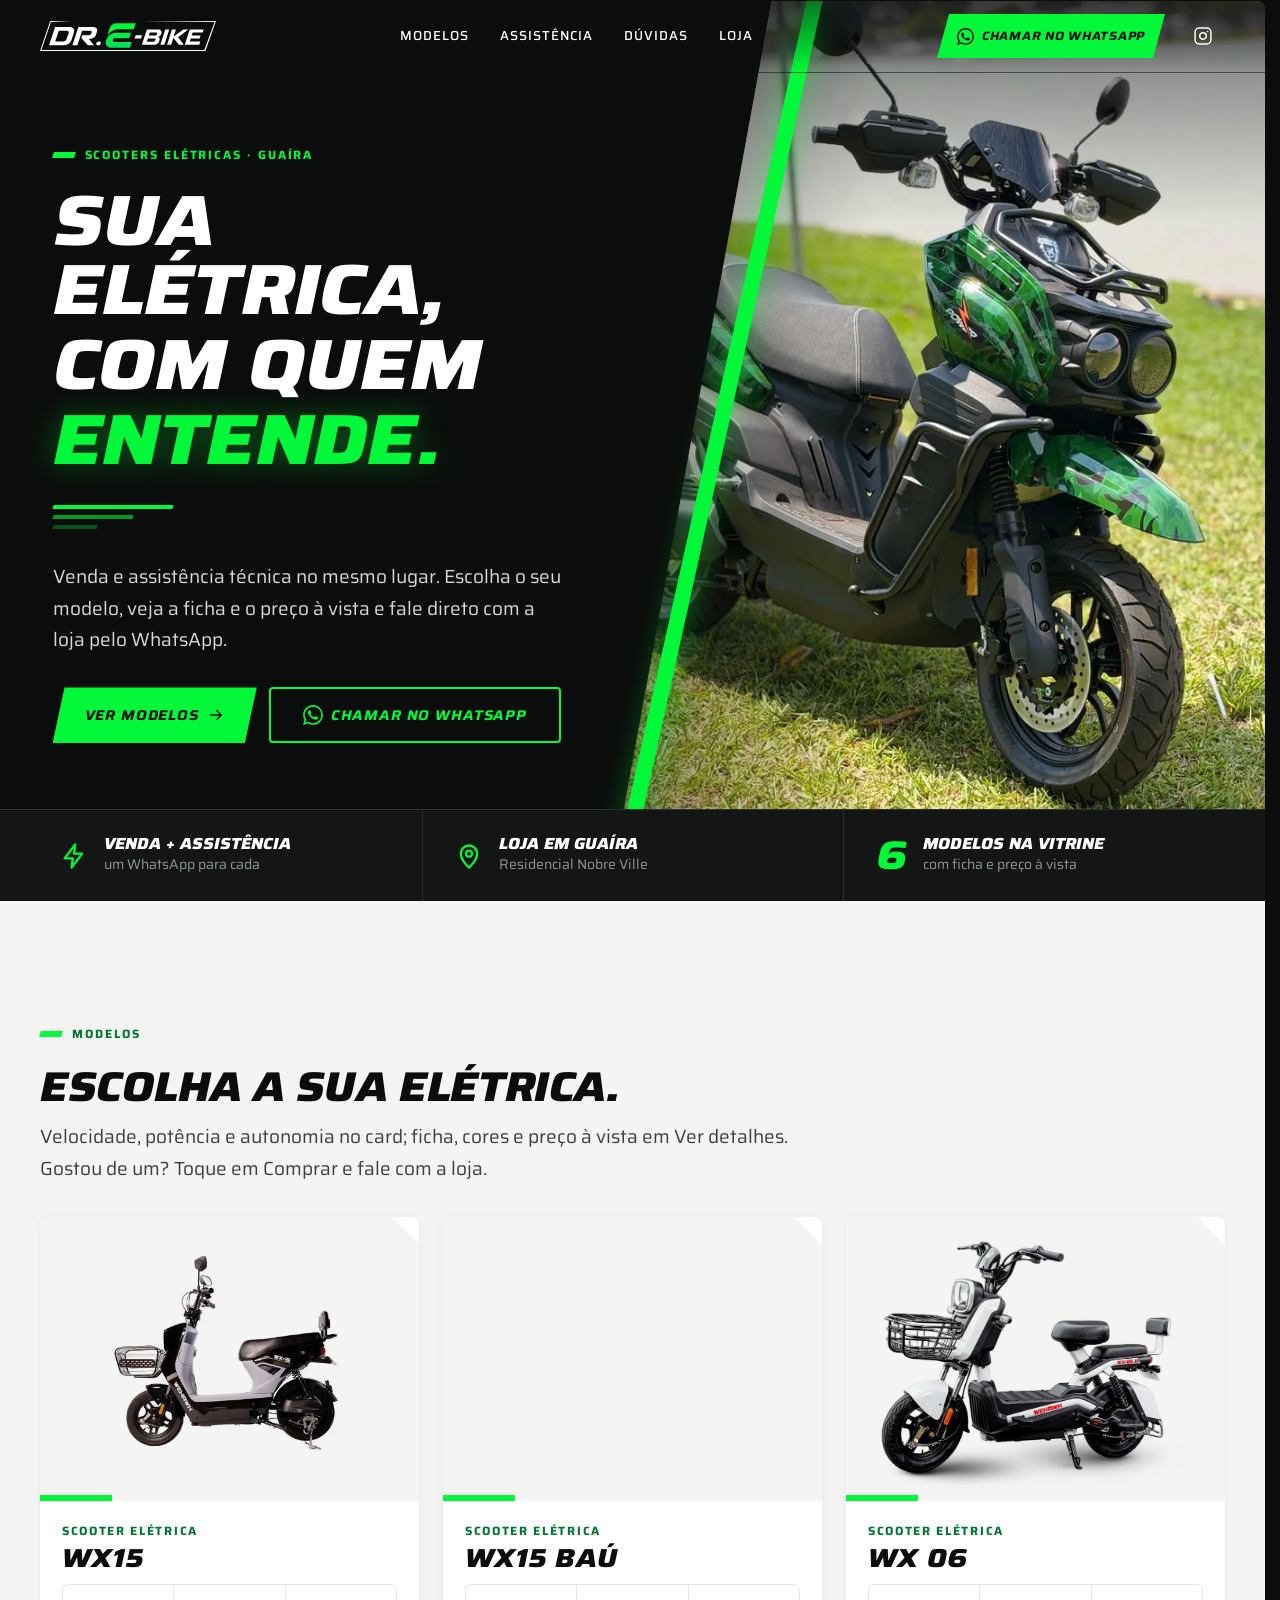
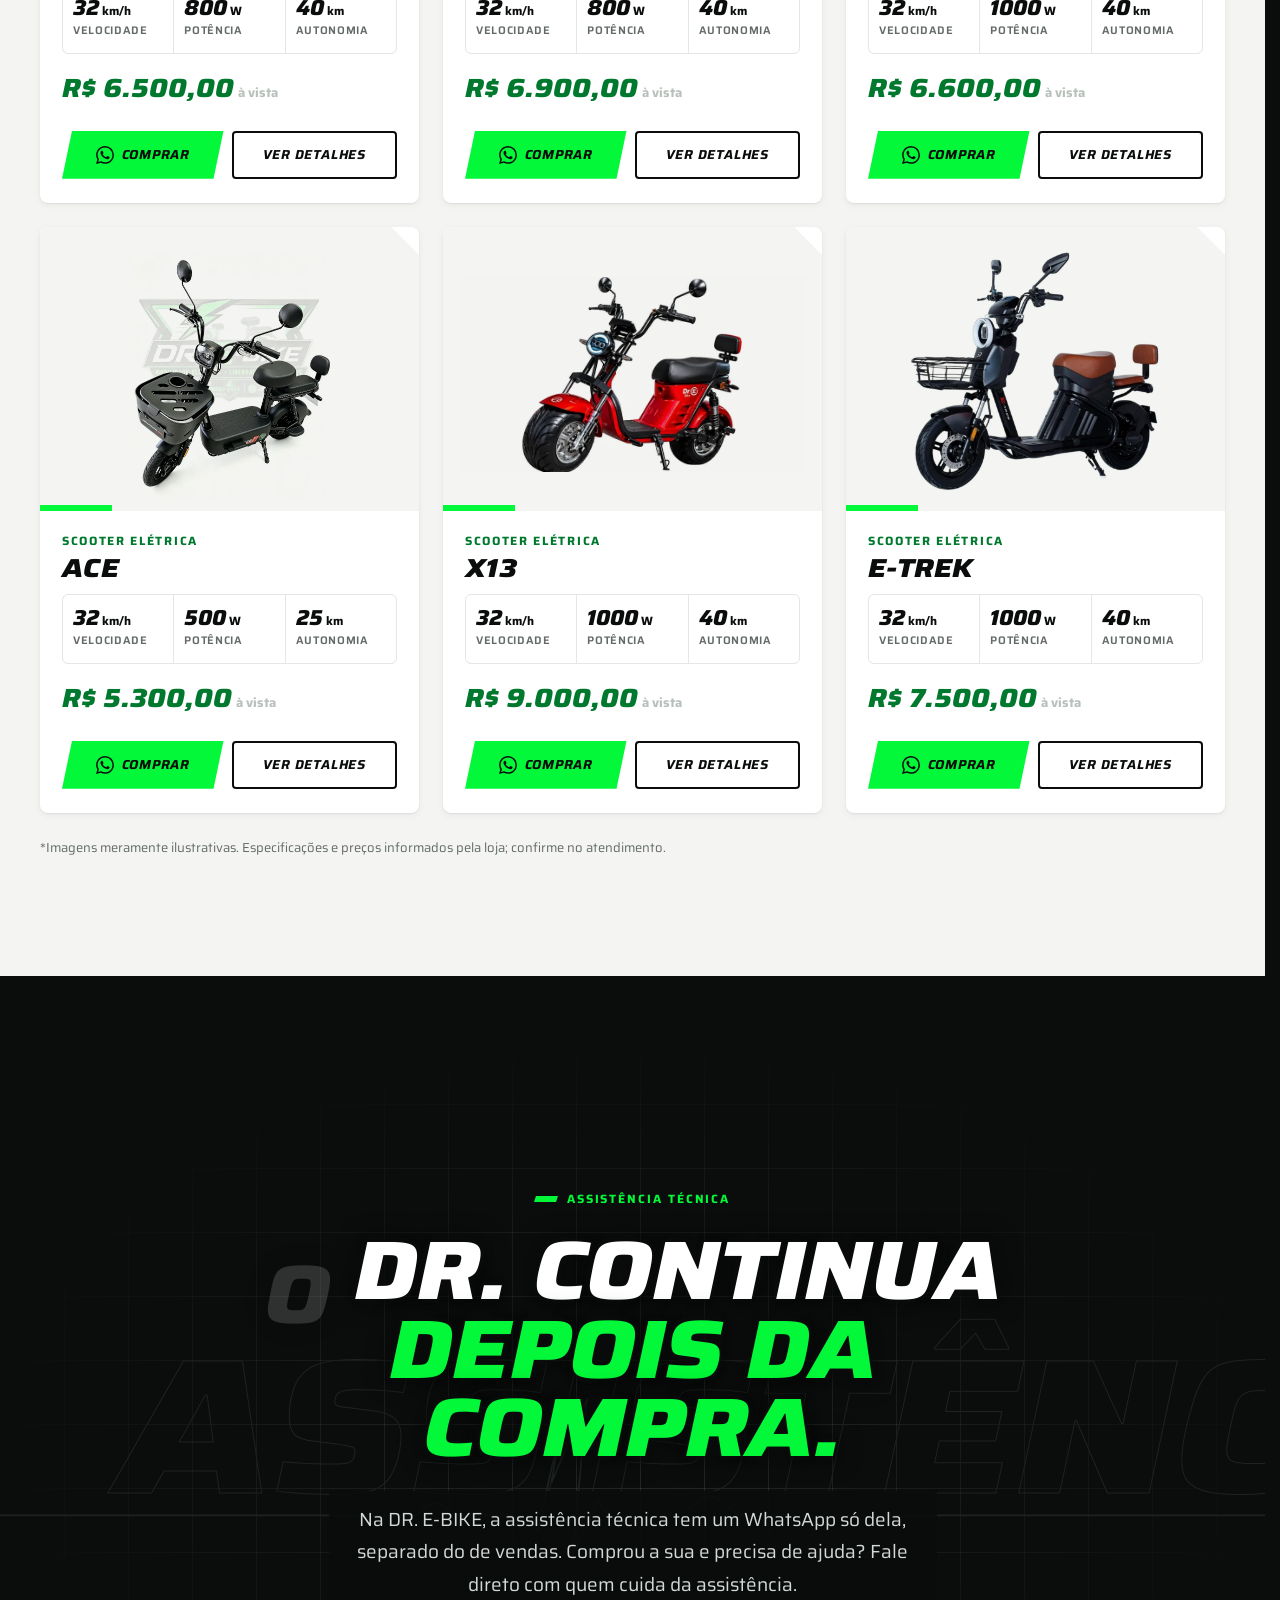
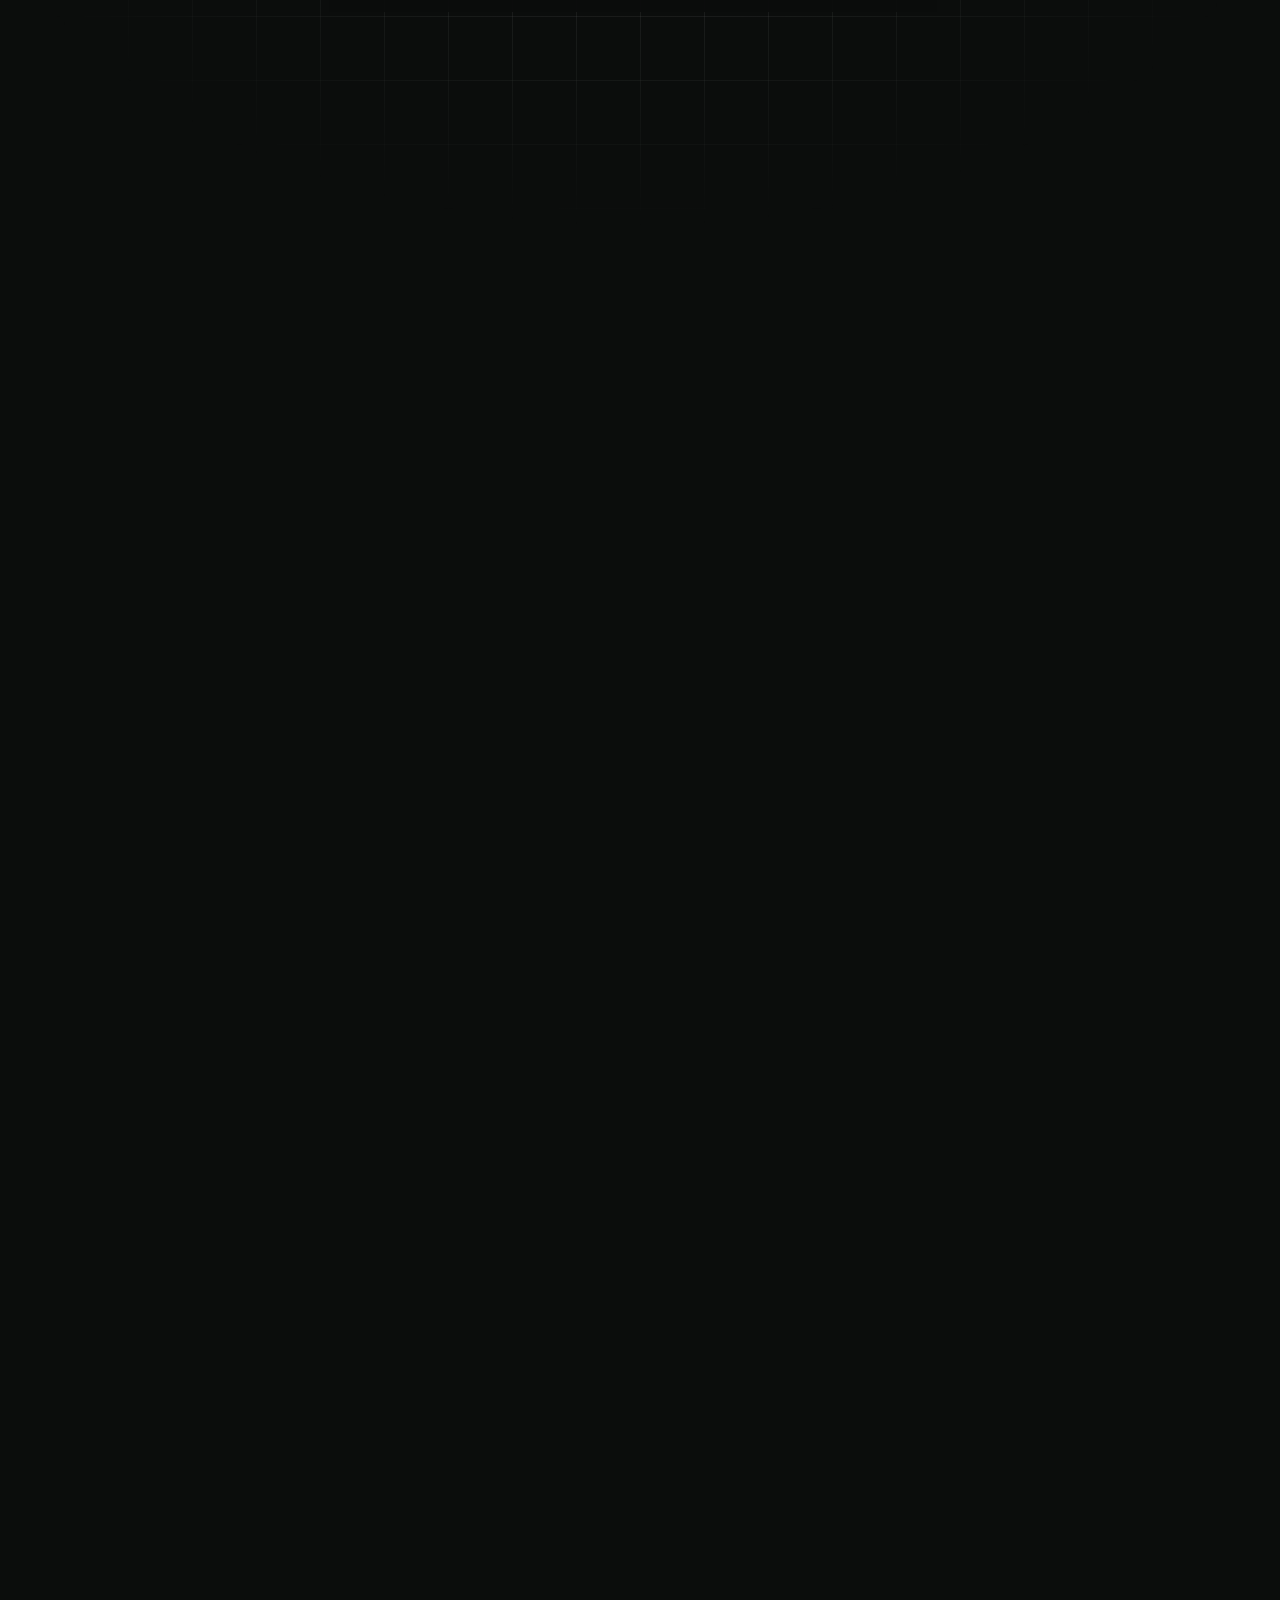
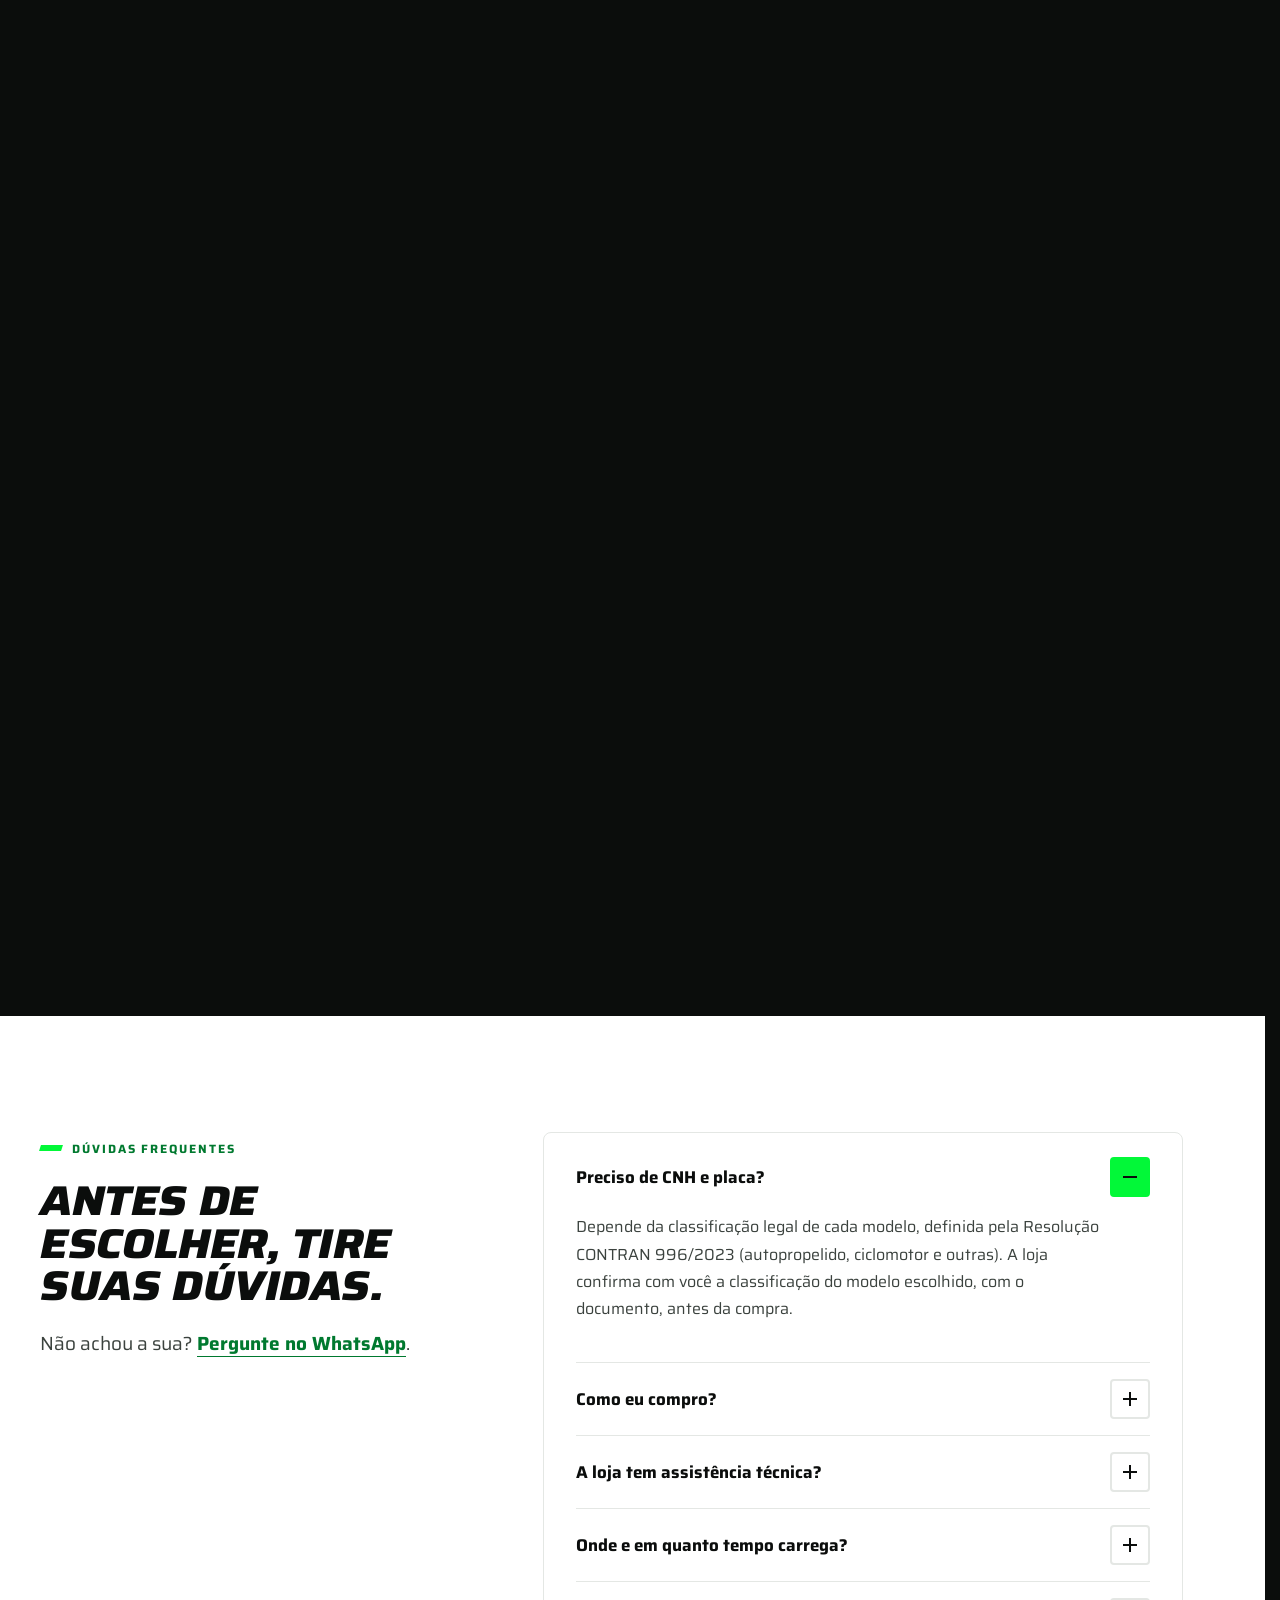
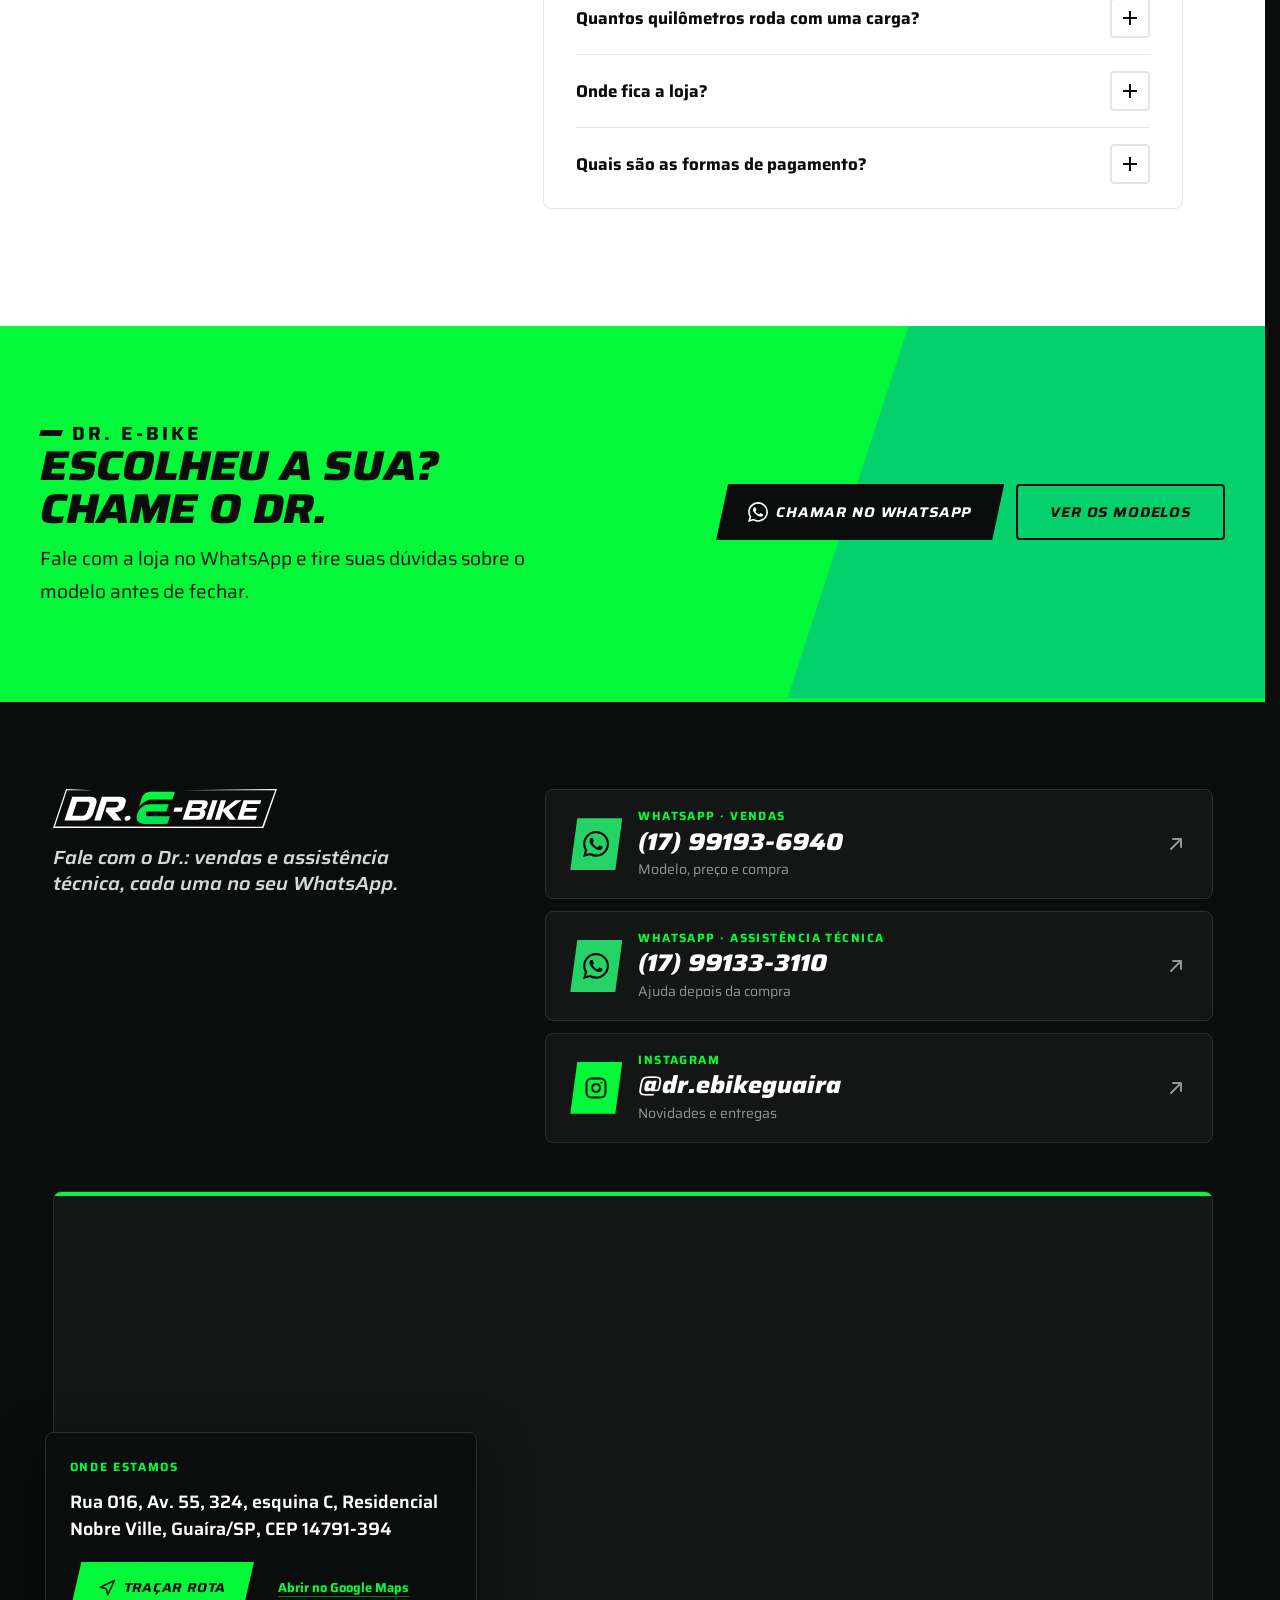
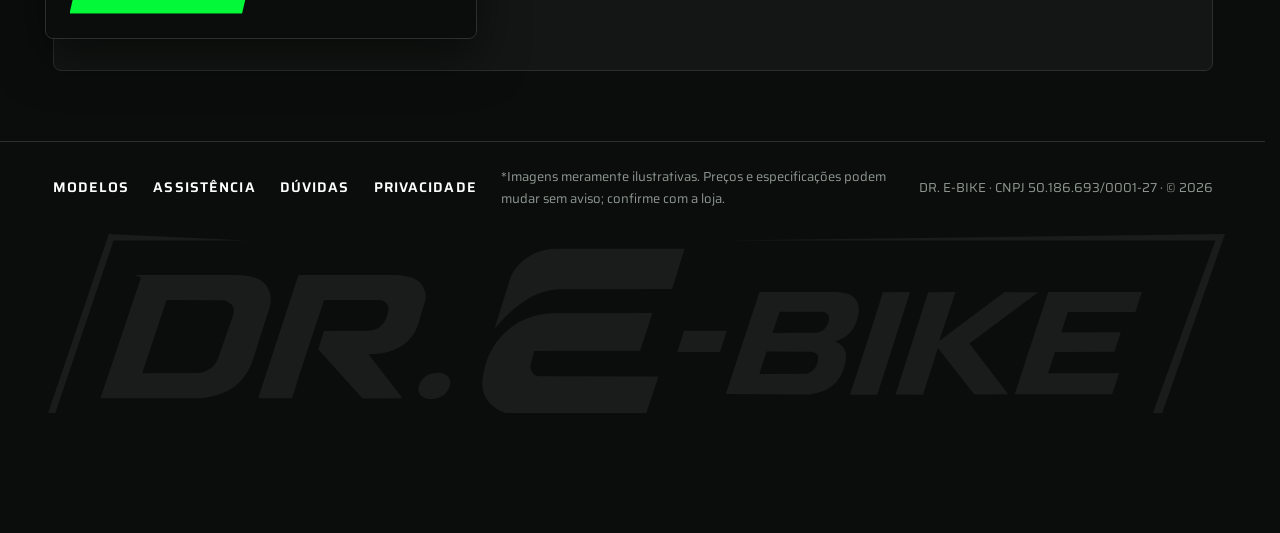
<file: index.html>
<!doctype html>
<html lang="pt-BR" data-es-form="desligado" data-es-preco="visivel" data-es-previa="1">
<head>
<meta charset="utf-8">
<meta name="viewport" content="width=device-width, initial-scale=1">
<meta name="theme-color" content="#0b0d0c">
<title>DR. E-BIKE | Scooters elétricas em Guaíra, com venda e assistência técnica</title>
<meta name="description" content="Scooters elétricas em Guaíra, com ficha de cada modelo, preço à vista e assistência técnica com WhatsApp próprio. Escolha a sua e fale direto com a DR. E-BIKE.">
<meta property="og:type" content="website">
<meta property="og:locale" content="pt_BR">
<meta property="og:site_name" content="DR. E-BIKE">
<meta property="og:title" content="DR. E-BIKE | Sua elétrica, com quem entende">
<meta property="og:description" content="Venda e assistência técnica no mesmo lugar, em Guaíra. Escolha o seu modelo e fale direto com a loja pelo WhatsApp.">
<meta name="twitter:card" content="summary_large_image">
<meta name="robots" content="noindex, nofollow">
<link rel="preload" href="assets/fontes/saira-italic-latin.woff2" as="font" type="font/woff2" crossorigin>
<link rel="preload" href="assets/fontes/saira-latin.woff2" as="font" type="font/woff2" crossorigin>
<link rel="preload" as="image" imagesrcset="assets/img/hero/hero-800.webp?v=bd614839 800w, assets/img/hero/hero-1600.webp?v=0dbd6c5e 1600w" imagesizes="(min-width: 64em) 52vw, 100vw" fetchpriority="high">
<link rel="stylesheet" href="assets/css/tokens.css?v=9d042a5e">
<link rel="stylesheet" href="assets/css/base.css?v=7fa4ea3f">
<link rel="stylesheet" href="assets/css/drebike.css?v=b5ff5c7e">
<link rel="icon" href="assets/icones/favicon-32.png?v=145b0497" sizes="32x32" type="image/png">
<link rel="icon" href="assets/icones/favicon.svg?v=59b6dfd7" type="image/svg+xml">
<link rel="apple-touch-icon" href="assets/icones/apple-touch-icon.png?v=e0bd7627">
<script defer src="assets/js/es-dados.js?v=19b042cc"></script>
<script defer src="assets/js/whatsapp.js?v=50a2ca79"></script>
<script defer src="assets/js/render.js?v=fd8e075b"></script>
<script defer src="assets/vendor/gsap.js?v=0536e0d4"></script>
<script defer src="assets/vendor/scrolltrigger.js?v=3e7f679a"></script>
<script defer src="assets/vendor/lenis.min.js?v=9bb8a4b8"></script>
<script defer src="assets/js/movimento.js?v=80b614cd"></script>
<script defer src="assets/js/drebike.js?v=f4f474ab"></script>
</head>
<body class="com-flutuante">
<a class="pular" href="#conteudo">Pular para o conteúdo</a>
<header class="topo" data-de-topo>
  <div class="topo__conteudo">
    <a class="topo__marca" href="./"><img src="assets/marca/logo-negativo.svg?v=b4968368" width="176" height="30" alt="DR. E-BIKE"></a>
    <nav class="topo__nav" aria-label="Seções da página">
      <a class="topo__link" href="./#modelos">Modelos</a>
      <a class="topo__link" href="./#assistencia">Assistência</a>
      <a class="topo__link" href="./#duvidas">Dúvidas</a>
      <a class="topo__link" href="./#loja">Loja</a>
    </nav>
    <a class="botao botao--primario botao--pequeno" data-es-link="lead-whatsapp" data-wa-contexto="geral" data-origem="topo" href="https://wa.me/5517991936940?text=Ol%C3%A1!%20Vim%20pelo%20site%20da%20DR.%20E-BIKE%20e%20quero%20mais%20informa%C3%A7%C3%B5es."><span class="icone-wa" aria-hidden="true"></span>Chamar no WhatsApp</a>
    
    <a class="topo__rede" href="https://www.instagram.com/dr.ebikeguaira/" rel="noopener" target="_blank" aria-label="Instagram da DR. E-BIKE"><svg viewBox="0 0 24 24" aria-hidden="true" focusable="false"><rect x="2.5" y="2.5" width="19" height="19" rx="5"/><path d="M16 11.37A4 4 0 1 1 12.63 8 4 4 0 0 1 16 11.37Z"/><path d="M17.5 6.5h.01"/></svg></a>
    
    <button class="topo__menu" type="button" aria-controls="de-menu" aria-expanded="false" hidden><span class="topo__menu-icone" aria-hidden="true"><span></span><span></span><span></span></span><span class="topo__menu-rotulo" data-de-menu-rotulo>Menu</span></button>
  </div>
</header>
<div class="menu" id="de-menu" data-de-menu hidden>
  <span class="menu__cortina menu__cortina--volt" aria-hidden="true"></span>
  <span class="menu__cortina menu__cortina--grafite" aria-hidden="true"></span>
  <div class="menu__painel">
    <nav aria-label="Menu">
      <ol class="menu__lista">
        <li class="menu__linha"><a class="menu__item" href="./#modelos"><span class="menu__numero" aria-hidden="true">01</span>Modelos</a></li>
        <li class="menu__linha"><a class="menu__item" href="./#assistencia"><span class="menu__numero" aria-hidden="true">02</span>Assistência</a></li>
        <li class="menu__linha"><a class="menu__item" href="./#duvidas"><span class="menu__numero" aria-hidden="true">03</span>Dúvidas</a></li>
        <li class="menu__linha"><a class="menu__item" href="./#loja"><span class="menu__numero" aria-hidden="true">04</span>Loja</a></li>
      </ol>
    </nav>
    <div class="menu__rodape">
      <p class="menu__rotulo">Fale com a loja</p>
      <ul class="menu__contatos">
        <li><a class="menu__contato" data-es-link="lead-whatsapp" data-wa-contexto="geral" data-origem="menu" href="https://wa.me/5517991936940?text=Ol%C3%A1!%20Vim%20pelo%20site%20da%20DR.%20E-BIKE%20e%20quero%20mais%20informa%C3%A7%C3%B5es."><strong>(17) 99193-6940</strong><span>vendas</span></a></li>
        <li><a class="menu__contato" data-es-link="lead-whatsapp" data-wa-contexto="assistencia" data-origem="menu_assistencia" href="https://wa.me/5517991333110?text=Ol%C3%A1!%20Vim%20pelo%20site%20da%20DR.%20E-BIKE%20e%20preciso%20de%20assist%C3%AAncia%20t%C3%A9cnica."><strong>(17) 99133-3110</strong><span>assistência técnica</span></a></li>
      </ul>
      <a class="botao botao--primario botao--grande" data-es-link="lead-whatsapp" data-wa-contexto="geral" data-origem="menu" href="https://wa.me/5517991936940?text=Ol%C3%A1!%20Vim%20pelo%20site%20da%20DR.%20E-BIKE%20e%20quero%20mais%20informa%C3%A7%C3%B5es.">Chamar no WhatsApp</a>
      
      <a class="menu__rede" href="https://www.instagram.com/dr.ebikeguaira/" rel="noopener" target="_blank"><svg viewBox="0 0 24 24" aria-hidden="true" focusable="false"><rect x="2.5" y="2.5" width="19" height="19" rx="5"/><path d="M16 11.37A4 4 0 1 1 12.63 8 4 4 0 0 1 16 11.37Z"/><path d="M17.5 6.5h.01"/></svg>@dr.ebikeguaira</a>
      
    </div>
  </div>
</div>
<main id="conteudo" tabindex="-1">
  <section class="hero" aria-labelledby="hero-titulo">
    <div class="hero__midia">
      <img class="hero__imagem" src="assets/img/hero/hero-800.webp?v=bd614839" srcset="assets/img/hero/hero-800.webp?v=bd614839 800w, assets/img/hero/hero-1600.webp?v=0dbd6c5e 1600w" sizes="(min-width: 64em) 52vw, 100vw" width="1600" height="2000" alt="Scooter elétrica verde camuflada estacionada na grama, à beira de um lago" fetchpriority="high">
    </div>
    <span class="hero__faixa" aria-hidden="true"></span>
    <div class="hero__conteudo">
      <div class="hero__texto">
        <p class="tag tag--escura" data-de-hero>Scooters elétricas · Guaíra</p>
        <h1 id="hero-titulo" class="hero__titulo"><span class="hero__linha"><span>Sua elétrica,</span></span> <span class="hero__linha"><span>com quem</span></span> <span class="hero__linha hero__destaque"><span>entende.</span></span></h1>
        <span class="hero__velocidade" aria-hidden="true"><span></span><span></span><span></span></span>
        <p class="hero__lead" data-de-hero>Venda e assistência técnica no mesmo lugar. Escolha o seu modelo, veja a ficha e o preço à vista e fale direto com a loja pelo WhatsApp.</p>
        <div class="hero__acoes" data-de-hero>
          <a class="botao botao--primario botao--grande" href="#modelos">Ver modelos <svg class="botao__seta" viewBox="0 0 24 24" aria-hidden="true" focusable="false"><path d="M5 12h14m-6-6 6 6-6 6"/></svg></a>
          <a class="botao botao--contorno botao--grande" data-es-link="lead-whatsapp" data-wa-contexto="geral" data-origem="hero" href="https://wa.me/5517991936940?text=Ol%C3%A1!%20Vim%20pelo%20site%20da%20DR.%20E-BIKE%20e%20quero%20mais%20informa%C3%A7%C3%B5es."><span class="icone-wa" aria-hidden="true"></span>Chamar no WhatsApp</a>
        </div>
      </div>
    </div>
    <ul class="hero__prova" data-de-hero>
      <li><svg class="hero__prova-icone" viewBox="0 0 24 24" aria-hidden="true" focusable="false"><path d="M13 2 4 14h7l-1 8 9-12h-7l1-8z"/></svg><strong>Venda + assistência</strong><span>um WhatsApp para cada</span></li>
      <li><svg class="hero__prova-icone" viewBox="0 0 24 24" aria-hidden="true" focusable="false"><path d="M12 22s7-6.3 7-12a7 7 0 1 0-14 0c0 5.7 7 12 7 12Zm0-9.4a2.6 2.6 0 1 0 0-5.2 2.6 2.6 0 0 0 0 5.2Z"/></svg><strong>Loja em Guaíra</strong><span>Residencial Nobre Ville</span></li>
      <li><span class="hero__prova-numero" aria-hidden="true">6</span><strong><span class="visualmente-oculto">6 </span>modelos na vitrine</strong><span>com ficha e preço à vista</span></li>
    </ul>
  </section>

  <section id="modelos" class="secao secao--clara vitrine-secao" aria-labelledby="modelos-titulo">
    <div class="conteudo">
      <div class="secao__cabeca" data-es-revelar>
        <p class="tag">Modelos</p>
        <h2 id="modelos-titulo">Escolha a sua elétrica.</h2>
        <p class="secao__intro">Velocidade, potência e autonomia no card; ficha, cores e preço à vista em Ver detalhes. Gostou de um? Toque em Comprar e fale com a loja.</p>
      </div>
      <div class="vitrine">
        <div class="es-catalogo" data-es-catalogo><ul class="es-catalogo-lista" data-es-lista><li class="es-catalogo-card" data-es-modelo="wx15" data-tipo="scooter"><img class="es-catalogo-card__foto" src="assets/img/fabricante/wx15/02.jpg?v=5a83b202" alt="WX15" width="1080" height="1080" loading="lazy" decoding="async"><h3 class="es-catalogo-card__nome" id="es-catalogo-nome-wx15">WX15</h3><dl class="es-catalogo-especificacoes es-catalogo-especificacoes--card"><div class="es-catalogo-especificacoes__item"><dt>Velocidade máxima</dt><dd>32 km/h</dd></div><div class="es-catalogo-especificacoes__item"><dt>Autonomia</dt><dd>40 km</dd></div></dl><div class="es-catalogo-preco"><p class="es-catalogo-preco__a-vista"><span class="es-catalogo-preco__valor">R$ 6.500,00</span> <span class="es-catalogo-preco__condicao">à vista</span></p></div><button type="button" class="es-catalogo-card__detalhes" data-es-abrir="wx15" aria-haspopup="dialog" aria-describedby="es-catalogo-nome-wx15" hidden>Ver detalhes</button><a class="es-catalogo-card__comprar" data-es-link="lead-whatsapp" data-wa-contexto="modelo" data-origem="vitrine" data-modelo="wx15" data-cor="" aria-describedby="es-catalogo-nome-wx15" href="https://wa.me/5517991936940?text=Ol%C3%A1!%20Tenho%20interesse%20no%20WX15.%20Pode%20me%20passar%20mais%20informa%C3%A7%C3%B5es%3F">Comprar</a></li><li class="es-catalogo-card" data-es-modelo="wx15-bau" data-tipo="scooter"><img class="es-catalogo-card__foto" src="assets/img/fabricante/wx15-bau/01.jpg?v=8a3747a9" alt="WX15 Baú" width="1280" height="854" loading="lazy" decoding="async"><h3 class="es-catalogo-card__nome" id="es-catalogo-nome-wx15-bau">WX15 Baú</h3><dl class="es-catalogo-especificacoes es-catalogo-especificacoes--card"><div class="es-catalogo-especificacoes__item"><dt>Velocidade máxima</dt><dd>32 km/h</dd></div><div class="es-catalogo-especificacoes__item"><dt>Autonomia</dt><dd>40 km</dd></div></dl><div class="es-catalogo-preco"><p class="es-catalogo-preco__a-vista"><span class="es-catalogo-preco__valor">R$ 6.900,00</span> <span class="es-catalogo-preco__condicao">à vista</span></p></div><button type="button" class="es-catalogo-card__detalhes" data-es-abrir="wx15-bau" aria-haspopup="dialog" aria-describedby="es-catalogo-nome-wx15-bau" hidden>Ver detalhes</button><a class="es-catalogo-card__comprar" data-es-link="lead-whatsapp" data-wa-contexto="modelo" data-origem="vitrine" data-modelo="wx15-bau" data-cor="" aria-describedby="es-catalogo-nome-wx15-bau" href="https://wa.me/5517991936940?text=Ol%C3%A1!%20Tenho%20interesse%20no%20WX15%20Ba%C3%BA.%20Pode%20me%20passar%20mais%20informa%C3%A7%C3%B5es%3F">Comprar</a></li><li class="es-catalogo-card" data-es-modelo="wx-06" data-tipo="scooter"><img class="es-catalogo-card__foto" src="assets/img/fabricante/wx-06/02.jpg?v=b8195348" alt="WX 06" width="805" height="639" loading="lazy" decoding="async"><h3 class="es-catalogo-card__nome" id="es-catalogo-nome-wx-06">WX 06</h3><dl class="es-catalogo-especificacoes es-catalogo-especificacoes--card"><div class="es-catalogo-especificacoes__item"><dt>Velocidade máxima</dt><dd>32 km/h</dd></div><div class="es-catalogo-especificacoes__item"><dt>Autonomia</dt><dd>40 km</dd></div></dl><div class="es-catalogo-preco"><p class="es-catalogo-preco__a-vista"><span class="es-catalogo-preco__valor">R$ 6.600,00</span> <span class="es-catalogo-preco__condicao">à vista</span></p></div><button type="button" class="es-catalogo-card__detalhes" data-es-abrir="wx-06" aria-haspopup="dialog" aria-describedby="es-catalogo-nome-wx-06" hidden>Ver detalhes</button><a class="es-catalogo-card__comprar" data-es-link="lead-whatsapp" data-wa-contexto="modelo" data-origem="vitrine" data-modelo="wx-06" data-cor="" aria-describedby="es-catalogo-nome-wx-06" href="https://wa.me/5517991936940?text=Ol%C3%A1!%20Tenho%20interesse%20no%20WX%2006.%20Pode%20me%20passar%20mais%20informa%C3%A7%C3%B5es%3F">Comprar</a></li><li class="es-catalogo-card" data-es-modelo="ace" data-tipo="scooter"><img class="es-catalogo-card__foto" src="assets/img/fabricante/ace/03.jpg?v=69104812" alt="ACE" width="1728" height="2304" loading="lazy" decoding="async"><h3 class="es-catalogo-card__nome" id="es-catalogo-nome-ace">ACE</h3><dl class="es-catalogo-especificacoes es-catalogo-especificacoes--card"><div class="es-catalogo-especificacoes__item"><dt>Velocidade máxima</dt><dd>32 km/h</dd></div><div class="es-catalogo-especificacoes__item"><dt>Autonomia</dt><dd>25 km</dd></div></dl><div class="es-catalogo-preco"><p class="es-catalogo-preco__a-vista"><span class="es-catalogo-preco__valor">R$ 5.300,00</span> <span class="es-catalogo-preco__condicao">à vista</span></p></div><button type="button" class="es-catalogo-card__detalhes" data-es-abrir="ace" aria-haspopup="dialog" aria-describedby="es-catalogo-nome-ace" hidden>Ver detalhes</button><a class="es-catalogo-card__comprar" data-es-link="lead-whatsapp" data-wa-contexto="modelo" data-origem="vitrine" data-modelo="ace" data-cor="" aria-describedby="es-catalogo-nome-ace" href="https://wa.me/5517991936940?text=Ol%C3%A1!%20Tenho%20interesse%20no%20ACE.%20Pode%20me%20passar%20mais%20informa%C3%A7%C3%B5es%3F">Comprar</a></li><li class="es-catalogo-card" data-es-modelo="x13" data-tipo="scooter"><img class="es-catalogo-card__foto" src="assets/img/fabricante/x13/01.jpg?v=0253afb5" alt="X13" width="1672" height="941" loading="lazy" decoding="async"><h3 class="es-catalogo-card__nome" id="es-catalogo-nome-x13">X13</h3><dl class="es-catalogo-especificacoes es-catalogo-especificacoes--card"><div class="es-catalogo-especificacoes__item"><dt>Velocidade máxima</dt><dd>32 km/h</dd></div><div class="es-catalogo-especificacoes__item"><dt>Autonomia</dt><dd>40 km</dd></div></dl><div class="es-catalogo-preco"><p class="es-catalogo-preco__a-vista"><span class="es-catalogo-preco__valor">R$ 9.000,00</span> <span class="es-catalogo-preco__condicao">à vista</span></p></div><button type="button" class="es-catalogo-card__detalhes" data-es-abrir="x13" aria-haspopup="dialog" aria-describedby="es-catalogo-nome-x13" hidden>Ver detalhes</button><a class="es-catalogo-card__comprar" data-es-link="lead-whatsapp" data-wa-contexto="modelo" data-origem="vitrine" data-modelo="x13" data-cor="" aria-describedby="es-catalogo-nome-x13" href="https://wa.me/5517991936940?text=Ol%C3%A1!%20Tenho%20interesse%20no%20X13.%20Pode%20me%20passar%20mais%20informa%C3%A7%C3%B5es%3F">Comprar</a></li><li class="es-catalogo-card" data-es-modelo="e-trek" data-tipo="scooter"><img class="es-catalogo-card__foto" src="assets/img/fabricante/e-trek/01.jpg?v=b3753e46" alt="E-TREK" width="1080" height="1080" loading="lazy" decoding="async"><h3 class="es-catalogo-card__nome" id="es-catalogo-nome-e-trek">E-TREK</h3><dl class="es-catalogo-especificacoes es-catalogo-especificacoes--card"><div class="es-catalogo-especificacoes__item"><dt>Velocidade máxima</dt><dd>32 km/h</dd></div><div class="es-catalogo-especificacoes__item"><dt>Autonomia</dt><dd>40 km</dd></div></dl><div class="es-catalogo-preco"><p class="es-catalogo-preco__a-vista"><span class="es-catalogo-preco__valor">R$ 7.500,00</span> <span class="es-catalogo-preco__condicao">à vista</span></p></div><button type="button" class="es-catalogo-card__detalhes" data-es-abrir="e-trek" aria-haspopup="dialog" aria-describedby="es-catalogo-nome-e-trek" hidden>Ver detalhes</button><a class="es-catalogo-card__comprar" data-es-link="lead-whatsapp" data-wa-contexto="modelo" data-origem="vitrine" data-modelo="e-trek" data-cor="" aria-describedby="es-catalogo-nome-e-trek" href="https://wa.me/5517991936940?text=Ol%C3%A1!%20Tenho%20interesse%20no%20E-TREK.%20Pode%20me%20passar%20mais%20informa%C3%A7%C3%B5es%3F">Comprar</a></li></ul></div>
        <div class="vitrine__vazia" data-de-vitrine-vazia hidden>
          <p>Os modelos entram aqui em breve. Enquanto isso, chame a loja no WhatsApp.</p>
          <a class="botao botao--escuro botao--grande" data-es-link="lead-whatsapp" data-wa-contexto="geral" data-origem="vitrine_vazia" href="https://wa.me/5517991936940?text=Ol%C3%A1!%20Vim%20pelo%20site%20da%20DR.%20E-BIKE%20e%20quero%20mais%20informa%C3%A7%C3%B5es.">Chamar no WhatsApp</a>
        </div>
      </div>
      <p class="vitrine__nota">*Imagens meramente ilustrativas. Especificações e preços informados pela loja; confirme no atendimento.</p>
    </div>
  </section>

  <section id="assistencia" class="assistencia" aria-labelledby="assistencia-titulo" data-de-assistencia>
    <div class="assistencia__palco">
      <div class="assistencia__hud" aria-hidden="true"></div>
      <p class="assistencia__fantasma" aria-hidden="true">Assistência técnica</p>
      <svg class="assistencia__ecg" viewBox="0 0 1440 240" aria-hidden="true" focusable="false">
        <path class="assistencia__ecg-trilho" d="M0 150H470c10 0 16-14 26-14s16 14 26 14h78l12 18 24-108-8 52 40-94-16 178 28-64 12 18h78c14 0 22-22 38-22s24 22 38 22h594"/>
        <path class="assistencia__ecg-linha" pathLength="1" d="M0 150H470c10 0 16-14 26-14s16 14 26 14h78l12 18 24-108-8 52 40-94-16 178 28-64 12 18h78c14 0 22-22 38-22s24 22 38 22h594"/>
        <path class="assistencia__ecg-pulso" pathLength="1" d="M0 150H470c10 0 16-14 26-14s16 14 26 14h78l12 18 24-108-8 52 40-94-16 178 28-64 12 18h78c14 0 22-22 38-22s24 22 38 22h594"/>
      </svg>
      <div class="assistencia__centro">
        <p class="tag tag--escura">Assistência técnica</p>
        <h2 id="assistencia-titulo" class="assistencia__titulo"><span class="assistencia__palavra">O</span> <span class="assistencia__palavra">Dr.</span> <span class="assistencia__palavra">continua</span> <span class="assistencia__palavra volt">depois</span> <span class="assistencia__palavra volt">da</span> <span class="assistencia__palavra volt">compra.</span></h2>
        <p class="assistencia__lead">Na DR. E-BIKE, a assistência técnica tem um WhatsApp só dela, separado do de vendas. Comprou a sua e precisa de ajuda? Fale direto com quem cuida da assistência.</p>
        <div class="assistencia__acoes">
          <a class="botao botao--primario botao--grande" data-es-link="lead-whatsapp" data-wa-contexto="assistencia" data-origem="assistencia" href="https://wa.me/5517991333110?text=Ol%C3%A1!%20Vim%20pelo%20site%20da%20DR.%20E-BIKE%20e%20preciso%20de%20assist%C3%AAncia%20t%C3%A9cnica."><span class="icone-wa" aria-hidden="true"></span>Falar com a assistência</a>
          <a class="botao botao--contorno botao--grande" href="#modelos">Ver os modelos</a>
        </div>
      </div>
      <ul class="assistencia__cards">
        <li class="assistencia__card assistencia__card--1">
          <span class="assistencia__num" aria-hidden="true">01</span>
          <span class="assistencia__icone"><svg viewBox="0 0 24 24" aria-hidden="true" focusable="false"><path d="M7.9 20A9 9 0 1 0 4 16.1L2 22Z"/></svg></span>
          <h3>WhatsApp próprio</h3>
          <p>Um número para vendas e outro só para a assistência técnica.</p>
        </li>
        <li class="assistencia__card assistencia__card--2">
          <span class="assistencia__num" aria-hidden="true">02</span>
          <span class="assistencia__icone"><svg viewBox="0 0 24 24" aria-hidden="true" focusable="false"><path d="M14.7 6.3a4 4 0 0 0-5.4 5.4L3 18l3 3 6.3-6.3a4 4 0 0 0 5.4-5.4l-2.5 2.5-2.4-.6-.6-2.4 2.5-2.5Z"/></svg></span>
          <h3>Vende e cuida</h3>
          <p>Venda e assistência técnica no mesmo lugar, aqui em Guaíra.</p>
        </li>
        <li class="assistencia__card assistencia__card--3">
          <span class="assistencia__num" aria-hidden="true">03</span>
          <span class="assistencia__icone"><svg viewBox="0 0 24 24" aria-hidden="true" focusable="false"><path d="M9 5h10M9 12h10M9 19h10M4 5h.01M4 12h.01M4 19h.01"/></svg></span>
          <h3>Ficha às claras</h3>
          <p>Potência, velocidade, autonomia, carga e peso de cada modelo.</p>
        </li>
        <li class="assistencia__card assistencia__card--selo">
          <span class="assistencia__radar" aria-hidden="true"></span>
          <img class="assistencia__selo" src="assets/marca/selo-720.webp?v=906bef73" width="720" height="720" alt="Selo da DR. E-BIKE: scooter elétrica, raio e escudo verde" loading="lazy">
        </li>
      </ul>
    </div>
  </section>

  <section id="duvidas" class="secao secao--branca" aria-labelledby="duvidas-titulo">
    <div class="conteudo duvidas">
      <div class="secao__cabeca" data-es-revelar>
        <p class="tag">Dúvidas frequentes</p>
        <h2 id="duvidas-titulo">Antes de escolher, tire suas dúvidas.</h2>
        <p class="secao__intro">Não achou a sua? <a class="link-acao" data-es-link="lead-whatsapp" data-wa-contexto="geral" data-origem="faq" href="https://wa.me/5517991936940?text=Ol%C3%A1!%20Vim%20pelo%20site%20da%20DR.%20E-BIKE%20e%20quero%20mais%20informa%C3%A7%C3%B5es.">Pergunte no WhatsApp</a>.</p>
      </div>
      <div class="faq" data-es-revelar>
        <details class="faq__item">
          <summary class="faq__pergunta">Preciso de CNH e placa?</summary>
          <div class="faq__resposta"><p>Depende da classificação legal de cada modelo, definida pela Resolução CONTRAN 996/2023 (autopropelido, ciclomotor e outras). A loja confirma com você a classificação do modelo escolhido, com o documento, antes da compra.</p></div>
        </details>
        <details class="faq__item">
          <summary class="faq__pergunta">Como eu compro?</summary>
          <div class="faq__resposta"><p>Escolha o modelo na vitrine e toque em Comprar: o WhatsApp de vendas abre com o nome do modelo na mensagem, e a loja segue o atendimento por lá.</p></div>
        </details>
        <details class="faq__item">
          <summary class="faq__pergunta">A loja tem assistência técnica?</summary>
          <div class="faq__resposta"><p>Tem. A assistência técnica atende num WhatsApp próprio, separado do de vendas. <a class="link-acao" data-es-link="lead-whatsapp" data-wa-contexto="assistencia" data-origem="faq_assistencia" href="https://wa.me/5517991333110?text=Ol%C3%A1!%20Vim%20pelo%20site%20da%20DR.%20E-BIKE%20e%20preciso%20de%20assist%C3%AAncia%20t%C3%A9cnica.">Falar com a assistência</a></p></div>
        </details>
        <details class="faq__item">
          <summary class="faq__pergunta">Onde e em quanto tempo carrega?</summary>
          <div class="faq__resposta"><p>Na tomada. Pela ficha informada pela loja, a recarga completa leva de 6 a 7 horas.</p></div>
        </details>
        <details class="faq__item">
          <summary class="faq__pergunta">Quantos quilômetros roda com uma carga?</summary>
          <div class="faq__resposta"><p>Varia por modelo: de 25 a 40 km pela ficha de cada um. Na prática, a autonomia muda com o peso transportado, o relevo e a velocidade.</p></div>
        </details>
        <details class="faq__item">
          <summary class="faq__pergunta">Onde fica a loja?</summary>
          <div class="faq__resposta"><p>No Residencial Nobre Ville, em Guaíra. O endereço completo e o mapa estão no fim da página. <a class="link-acao" href="#loja">Ver no mapa</a></p></div>
        </details>
        <details class="faq__item">
          <summary class="faq__pergunta">Quais são as formas de pagamento?</summary>
          <div class="faq__resposta"><p>Chame a loja no WhatsApp e confirme as formas de pagamento e as condições do modelo que você escolheu.</p></div>
        </details>
      </div>
    </div>
  </section>

  <section class="cta-final" aria-labelledby="cta-titulo">
    <div class="conteudo cta-final__grade">
      <div class="cta-final__texto" data-es-revelar>
        <p class="tag tag--sobre-volt">DR. E-BIKE</p>
        <h2 id="cta-titulo">Escolheu a sua? Chame o Dr.</h2>
        <p>Fale com a loja no WhatsApp e tire suas dúvidas sobre o modelo antes de fechar.</p>
      </div>
      <div class="cta-final__acoes" data-es-revelar>
        <a class="botao botao--escuro botao--grande" data-es-link="lead-whatsapp" data-wa-contexto="geral" data-origem="cta_final" href="https://wa.me/5517991936940?text=Ol%C3%A1!%20Vim%20pelo%20site%20da%20DR.%20E-BIKE%20e%20quero%20mais%20informa%C3%A7%C3%B5es."><span class="icone-wa" aria-hidden="true"></span>Chamar no WhatsApp</a>
        <a class="botao botao--contorno-escuro botao--grande" href="#modelos">Ver os modelos</a>
      </div>
    </div>
  </section>
  
</main>
<a class="flutuante" data-es-link="lead-whatsapp" data-wa-contexto="geral" data-origem="flutuante" href="https://wa.me/5517991936940?text=Ol%C3%A1!%20Vim%20pelo%20site%20da%20DR.%20E-BIKE%20e%20quero%20mais%20informa%C3%A7%C3%B5es."><span class="icone-wa" aria-hidden="true"></span><span class="visualmente-oculto">Falar no WhatsApp</span></a>
<footer class="rodape" id="loja" aria-label="Contato e endereço da loja">
  <div class="rodape__topo rodape__conteudo">
    <div class="rodape__chamada">
      <a class="rodape__logo" href="./"><img src="assets/marca/logo-negativo.svg?v=b4968368" width="224" height="38" alt="DR. E-BIKE" loading="lazy"></a>
      <p class="rodape__frase">Fale com o Dr.: vendas e assistência técnica, cada uma no seu WhatsApp.</p>
    </div>
    <ul class="rodape__canais">
      <li>
        <a class="canal" data-es-link="lead-whatsapp" data-wa-contexto="geral" data-origem="rodape" href="https://wa.me/5517991936940?text=Ol%C3%A1!%20Vim%20pelo%20site%20da%20DR.%20E-BIKE%20e%20quero%20mais%20informa%C3%A7%C3%B5es.">
          <span class="canal__icone"><span class="icone-wa" aria-hidden="true"></span></span>
          <span class="canal__texto"><span class="canal__rotulo">WhatsApp · vendas</span><strong class="canal__valor">(17) 99193-6940</strong><span class="canal__nota">Modelo, preço e compra</span></span>
          <svg class="canal__seta" viewBox="0 0 24 24" aria-hidden="true" focusable="false"><path d="M7 17 17 7M9 7h8v8"/></svg>
        </a>
      </li>
      <li>
        <a class="canal" data-es-link="lead-whatsapp" data-wa-contexto="assistencia" data-origem="rodape_assistencia" href="https://wa.me/5517991333110?text=Ol%C3%A1!%20Vim%20pelo%20site%20da%20DR.%20E-BIKE%20e%20preciso%20de%20assist%C3%AAncia%20t%C3%A9cnica.">
          <span class="canal__icone"><span class="icone-wa" aria-hidden="true"></span></span>
          <span class="canal__texto"><span class="canal__rotulo">WhatsApp · assistência técnica</span><strong class="canal__valor">(17) 99133-3110</strong><span class="canal__nota">Ajuda depois da compra</span></span>
          <svg class="canal__seta" viewBox="0 0 24 24" aria-hidden="true" focusable="false"><path d="M7 17 17 7M9 7h8v8"/></svg>
        </a>
      </li>
      
      <li>
        <a class="canal canal--instagram" href="https://www.instagram.com/dr.ebikeguaira/" rel="noopener" target="_blank">
          <span class="canal__icone"><svg viewBox="0 0 24 24" aria-hidden="true" focusable="false"><rect x="2.5" y="2.5" width="19" height="19" rx="5"/><path d="M16 11.37A4 4 0 1 1 12.63 8 4 4 0 0 1 16 11.37Z"/><path d="M17.5 6.5h.01"/></svg></span>
          <span class="canal__texto"><span class="canal__rotulo">Instagram</span><strong class="canal__valor">@dr.ebikeguaira</strong><span class="canal__nota">Novidades e entregas</span></span>
          <svg class="canal__seta" viewBox="0 0 24 24" aria-hidden="true" focusable="false"><path d="M7 17 17 7M9 7h8v8"/></svg>
        </a>
      </li>
      
    </ul>
  </div>

  
  <div class="rodape__local rodape__conteudo">
    <div class="rodape__mapa">
      <iframe class="rodape__mapa-frame" data-de-mapa data-de-mapa-busca="Avenida 55, 324, Residencial Nobre Ville, Guaíra - SP, 14791-394" title="Mapa com a localização da loja DR. E-BIKE" loading="lazy" referrerpolicy="no-referrer-when-downgrade" allowfullscreen></iframe>
    </div>
    <div class="rodape__endereco-cartao">
      <p class="rodape__rotulo">Onde estamos</p>
      <address class="rodape__endereco">Rua 016, Av. 55, 324, esquina C, Residencial Nobre Ville, Guaíra/SP, CEP 14791-394</address>
      <div class="rodape__rotas">
        <a class="botao botao--primario" href="https://www.google.com/maps/dir/?api=1&amp;destination=Avenida%2055%2C%20324%2C%20Residencial%20Nobre%20Ville%2C%20Gua%C3%ADra%20-%20SP%2C%2014791-394" rel="noopener" target="_blank"><svg class="botao__seta" viewBox="0 0 24 24" aria-hidden="true" focusable="false"><path d="m3 11 19-9-9 19-2-8-8-2Z"/></svg>Traçar rota</a>
        <a class="link-acao" href="https://www.google.com/maps/search/?api=1&amp;query=Avenida%2055%2C%20324%2C%20Residencial%20Nobre%20Ville%2C%20Gua%C3%ADra%20-%20SP%2C%2014791-394" rel="noopener" target="_blank">Abrir no Google Maps</a>
      </div>
    </div>
  </div>
  

  <div class="rodape__base">
    <div class="rodape__base-conteudo rodape__conteudo">
      <nav class="rodape__nav" aria-label="Rodapé">
        <a href="./#modelos">Modelos</a>
        <a href="./#assistencia">Assistência</a>
        <a href="./#duvidas">Dúvidas</a>
        <a href="privacidade.html">Privacidade</a>
      </nav>
      <p class="rodape__aviso">*Imagens meramente ilustrativas. Preços e especificações podem mudar sem aviso; confirme com a loja.</p>
      <p class="rodape__legal">DR. E-BIKE · <span class="sem-quebra">CNPJ 50.186.693/0001-27</span> · © 2026</p>
      <button type="button" class="rodape__consentimento" data-es-consentimento="abrir" hidden>Preferências de privacidade</button>
    </div>
    <div class="rodape__assinatura" aria-hidden="true"><img src="assets/marca/logo-contorno.svg?v=9a1f36d7" width="1200" height="205" alt="" loading="lazy"></div>
  </div>
</footer>
<div class="es-catalogo-modal" data-es-catalogo-modal hidden><div class="es-catalogo-modal__fundo" data-es-fechar></div><div class="es-catalogo-modal__caixa" role="dialog" aria-modal="true" aria-labelledby="es-catalogo-modal-titulo" tabindex="-1"><button type="button" class="es-catalogo-modal__fechar" data-es-fechar aria-label="Fechar"><span aria-hidden="true">×</span></button><div class="es-catalogo-modal__conteudo" data-es-catalogo-conteudo></div></div><template data-es-modelo-detalhe="wx15"><h2 class="es-catalogo-modal__titulo" id="es-catalogo-modal-titulo">WX15</h2><div class="es-catalogo-galerias"><div class="es-catalogo-galeria" data-es-galeria="" hidden><img class="es-catalogo-galeria__foto" src="assets/img/fabricante/wx15/02.jpg?v=5a83b202" alt="WX15" width="1080" height="1080" decoding="async"><img class="es-catalogo-galeria__foto" src="assets/img/fabricante/wx15/03.jpg?v=ab68608d" alt="WX15" width="1200" height="1200" loading="lazy" decoding="async"><img class="es-catalogo-galeria__foto" src="assets/img/fabricante/wx15/04.jpg?v=aed4ee0b" alt="WX15" width="1080" height="1080" loading="lazy" decoding="async"><img class="es-catalogo-galeria__foto" src="assets/img/fabricante/wx15/05.jpg?v=485691dc" alt="WX15" width="1080" height="1080" loading="lazy" decoding="async"><img class="es-catalogo-galeria__foto" src="assets/img/fabricante/wx15/06.jpg?v=9c596db4" alt="WX15" width="1200" height="1200" loading="lazy" decoding="async"></div><div class="es-catalogo-galeria" data-es-galeria="Preta"><img class="es-catalogo-galeria__foto" src="assets/img/fabricante/wx15/02.jpg?v=5a83b202" alt="WX15" width="1080" height="1080" decoding="async"><img class="es-catalogo-galeria__foto" src="assets/img/fabricante/wx15/03.jpg?v=ab68608d" alt="WX15" width="1200" height="1200" loading="lazy" decoding="async"><img class="es-catalogo-galeria__foto" src="assets/img/fabricante/wx15/04.jpg?v=aed4ee0b" alt="WX15" width="1080" height="1080" loading="lazy" decoding="async"><img class="es-catalogo-galeria__foto" src="assets/img/fabricante/wx15/05.jpg?v=485691dc" alt="WX15" width="1080" height="1080" loading="lazy" decoding="async"><img class="es-catalogo-galeria__foto" src="assets/img/fabricante/wx15/06.jpg?v=9c596db4" alt="WX15" width="1200" height="1200" loading="lazy" decoding="async"></div></div><div class="es-catalogo-cores" role="group" aria-label="Cores"><button type="button" class="es-catalogo-cor" data-es-cor="Preta" aria-pressed="true"><span class="es-catalogo-cor__amostra" data-es-amostra="#1c1c1c" aria-hidden="true"></span><span class="es-catalogo-cor__nome">Preta</span></button></div><h3 class="es-catalogo-modal__subtitulo">Especificações</h3><dl class="es-catalogo-especificacoes"><div class="es-catalogo-especificacoes__item"><dt>Potência</dt><dd>800 W</dd></div><div class="es-catalogo-especificacoes__item"><dt>Velocidade máxima</dt><dd>32 km/h</dd></div><div class="es-catalogo-especificacoes__item"><dt>Autonomia</dt><dd>40 km</dd></div><div class="es-catalogo-especificacoes__item"><dt>Bateria</dt><dd>20 Ah</dd></div><div class="es-catalogo-especificacoes__item"><dt>Carga máxima</dt><dd>140 kg</dd></div><div class="es-catalogo-especificacoes__item"><dt>Peso</dt><dd>49 kg</dd></div></dl><h3 class="es-catalogo-modal__subtitulo">Itens</h3><ul class="es-catalogo-lista-tecnica"><li>Tipo de bateria: lítio 48 V, removível</li><li>Tempo de recarga: 6 a 8 horas</li><li>Carregador: bivolt</li><li>Freios: a tambor na frente e atrás</li><li>Suspensão: amortecedores a mola na frente e atrás</li><li>Pneus: 3.00-10</li><li>Lugares: 2</li><li>Painel em LED</li><li>Buzina</li><li>Alarme</li><li>Setas</li><li>Cesta dianteira</li></ul><div class="es-catalogo-modal__barra"><div class="es-catalogo-preco"><p class="es-catalogo-preco__a-vista"><span class="es-catalogo-preco__valor">R$ 6.500,00</span> <span class="es-catalogo-preco__condicao">à vista</span></p></div><a class="es-catalogo-modal__comprar" data-es-link="lead-whatsapp" data-wa-contexto="modelo" data-origem="modal" data-modelo="wx15" data-cor="Preta" href="https://wa.me/5517991936940?text=Ol%C3%A1!%20Tenho%20interesse%20no%20WX15%20na%20cor%20Preta.%20Pode%20me%20passar%20mais%20informa%C3%A7%C3%B5es%3F">Comprar</a></div></template><template data-es-modelo-detalhe="wx15-bau"><h2 class="es-catalogo-modal__titulo" id="es-catalogo-modal-titulo">WX15 Baú</h2><div class="es-catalogo-galerias"><div class="es-catalogo-galeria" data-es-galeria="" hidden><img class="es-catalogo-galeria__foto" src="assets/img/fabricante/wx15-bau/01.jpg?v=8a3747a9" alt="WX15 Baú" width="1280" height="854" decoding="async"></div><div class="es-catalogo-galeria" data-es-galeria="Vermelho"><img class="es-catalogo-galeria__foto" src="assets/img/fabricante/wx15-bau/01.jpg?v=8a3747a9" alt="WX15 Baú" width="1280" height="854" decoding="async"></div></div><div class="es-catalogo-cores" role="group" aria-label="Cores"><button type="button" class="es-catalogo-cor" data-es-cor="Vermelho" aria-pressed="true"><span class="es-catalogo-cor__amostra" data-es-amostra="#c4161c" aria-hidden="true"></span><span class="es-catalogo-cor__nome">Vermelho</span></button></div><h3 class="es-catalogo-modal__subtitulo">Especificações</h3><dl class="es-catalogo-especificacoes"><div class="es-catalogo-especificacoes__item"><dt>Potência</dt><dd>800 W</dd></div><div class="es-catalogo-especificacoes__item"><dt>Velocidade máxima</dt><dd>32 km/h</dd></div><div class="es-catalogo-especificacoes__item"><dt>Autonomia</dt><dd>40 km</dd></div><div class="es-catalogo-especificacoes__item"><dt>Bateria</dt><dd>20 Ah</dd></div><div class="es-catalogo-especificacoes__item"><dt>Carga máxima</dt><dd>140 kg</dd></div></dl><h3 class="es-catalogo-modal__subtitulo">Itens</h3><ul class="es-catalogo-lista-tecnica"><li>Tipo de bateria: lítio 48 V, removível</li><li>Tempo de recarga: 6 a 8 horas</li><li>Carregador: bivolt</li><li>Freios: a tambor na frente e atrás</li><li>Suspensão: amortecedores a mola na frente e atrás</li><li>Pneus: 3.00-10</li><li>Lugares: 2</li><li>Painel em LED</li><li>Buzina</li><li>Alarme</li><li>Setas</li><li>Baú traseiro</li></ul><div class="es-catalogo-modal__barra"><div class="es-catalogo-preco"><p class="es-catalogo-preco__a-vista"><span class="es-catalogo-preco__valor">R$ 6.900,00</span> <span class="es-catalogo-preco__condicao">à vista</span></p></div><a class="es-catalogo-modal__comprar" data-es-link="lead-whatsapp" data-wa-contexto="modelo" data-origem="modal" data-modelo="wx15-bau" data-cor="Vermelho" href="https://wa.me/5517991936940?text=Ol%C3%A1!%20Tenho%20interesse%20no%20WX15%20Ba%C3%BA%20na%20cor%20Vermelho.%20Pode%20me%20passar%20mais%20informa%C3%A7%C3%B5es%3F">Comprar</a></div></template><template data-es-modelo-detalhe="wx-06"><h2 class="es-catalogo-modal__titulo" id="es-catalogo-modal-titulo">WX 06</h2><div class="es-catalogo-galerias"><div class="es-catalogo-galeria" data-es-galeria="" hidden><img class="es-catalogo-galeria__foto" src="assets/img/fabricante/wx-06/02.jpg?v=b8195348" alt="WX 06" width="805" height="639" decoding="async"><img class="es-catalogo-galeria__foto" src="assets/img/fabricante/wx-06/03.jpg?v=0d4aab0a" alt="WX 06" width="1080" height="1080" loading="lazy" decoding="async"><img class="es-catalogo-galeria__foto" src="assets/img/fabricante/wx-06/04.jpg?v=8a820577" alt="WX 06" width="1080" height="1080" loading="lazy" decoding="async"><img class="es-catalogo-galeria__foto" src="assets/img/fabricante/wx-06/05.jpg?v=777c5287" alt="WX 06" width="1080" height="1080" loading="lazy" decoding="async"><img class="es-catalogo-galeria__foto" src="assets/img/fabricante/wx-06/06.jpg?v=4898c250" alt="WX 06" width="1080" height="1080" loading="lazy" decoding="async"><img class="es-catalogo-galeria__foto" src="assets/img/fabricante/wx-06/07.jpg?v=7fc22aae" alt="WX 06" width="1080" height="1080" loading="lazy" decoding="async"><img class="es-catalogo-galeria__foto" src="assets/img/fabricante/wx-06/08.jpg?v=8271cd71" alt="WX 06" width="1080" height="1080" loading="lazy" decoding="async"><img class="es-catalogo-galeria__foto" src="assets/img/fabricante/wx-06/09.jpg?v=a6ee1c47" alt="WX 06" width="1080" height="1080" loading="lazy" decoding="async"><img class="es-catalogo-galeria__foto" src="assets/img/fabricante/wx-06/10.jpg?v=c6e61d5e" alt="WX 06" width="1080" height="1080" loading="lazy" decoding="async"><img class="es-catalogo-galeria__foto" src="assets/img/fabricante/wx-06/11.jpg?v=09a9a98b" alt="WX 06" width="1080" height="1080" loading="lazy" decoding="async"><img class="es-catalogo-galeria__foto" src="assets/img/fabricante/wx-06/01.jpg?v=5af6dbde" alt="WX 06" width="960" height="1280" loading="lazy" decoding="async"></div><div class="es-catalogo-galeria" data-es-galeria="Branca"><img class="es-catalogo-galeria__foto" src="assets/img/fabricante/wx-06/02.jpg?v=b8195348" alt="WX 06" width="805" height="639" decoding="async"><img class="es-catalogo-galeria__foto" src="assets/img/fabricante/wx-06/03.jpg?v=0d4aab0a" alt="WX 06" width="1080" height="1080" loading="lazy" decoding="async"><img class="es-catalogo-galeria__foto" src="assets/img/fabricante/wx-06/04.jpg?v=8a820577" alt="WX 06" width="1080" height="1080" loading="lazy" decoding="async"><img class="es-catalogo-galeria__foto" src="assets/img/fabricante/wx-06/05.jpg?v=777c5287" alt="WX 06" width="1080" height="1080" loading="lazy" decoding="async"><img class="es-catalogo-galeria__foto" src="assets/img/fabricante/wx-06/06.jpg?v=4898c250" alt="WX 06" width="1080" height="1080" loading="lazy" decoding="async"><img class="es-catalogo-galeria__foto" src="assets/img/fabricante/wx-06/07.jpg?v=7fc22aae" alt="WX 06" width="1080" height="1080" loading="lazy" decoding="async"><img class="es-catalogo-galeria__foto" src="assets/img/fabricante/wx-06/08.jpg?v=8271cd71" alt="WX 06" width="1080" height="1080" loading="lazy" decoding="async"><img class="es-catalogo-galeria__foto" src="assets/img/fabricante/wx-06/09.jpg?v=a6ee1c47" alt="WX 06" width="1080" height="1080" loading="lazy" decoding="async"><img class="es-catalogo-galeria__foto" src="assets/img/fabricante/wx-06/10.jpg?v=c6e61d5e" alt="WX 06" width="1080" height="1080" loading="lazy" decoding="async"><img class="es-catalogo-galeria__foto" src="assets/img/fabricante/wx-06/11.jpg?v=09a9a98b" alt="WX 06" width="1080" height="1080" loading="lazy" decoding="async"></div><div class="es-catalogo-galeria" data-es-galeria="Preta" hidden><img class="es-catalogo-galeria__foto" src="assets/img/fabricante/wx-06/01.jpg?v=5af6dbde" alt="WX 06" width="960" height="1280" decoding="async"></div></div><div class="es-catalogo-cores" role="group" aria-label="Cores"><button type="button" class="es-catalogo-cor" data-es-cor="Branca" aria-pressed="true"><span class="es-catalogo-cor__amostra" data-es-amostra="#f2f2f2" aria-hidden="true"></span><span class="es-catalogo-cor__nome">Branca</span></button><button type="button" class="es-catalogo-cor" data-es-cor="Preta" aria-pressed="false"><span class="es-catalogo-cor__amostra" data-es-amostra="#1c1c1c" aria-hidden="true"></span><span class="es-catalogo-cor__nome">Preta</span></button></div><h3 class="es-catalogo-modal__subtitulo">Especificações</h3><dl class="es-catalogo-especificacoes"><div class="es-catalogo-especificacoes__item"><dt>Potência</dt><dd>1.000 W</dd></div><div class="es-catalogo-especificacoes__item"><dt>Velocidade máxima</dt><dd>32 km/h</dd></div><div class="es-catalogo-especificacoes__item"><dt>Autonomia</dt><dd>40 km</dd></div><div class="es-catalogo-especificacoes__item"><dt>Bateria</dt><dd>20 Ah</dd></div><div class="es-catalogo-especificacoes__item"><dt>Carga máxima</dt><dd>140 kg</dd></div><div class="es-catalogo-especificacoes__item"><dt>Peso</dt><dd>50 kg</dd></div></dl><h3 class="es-catalogo-modal__subtitulo">Itens</h3><ul class="es-catalogo-lista-tecnica"><li>Tipo de bateria: lítio 60 V, removível</li><li>Tempo de recarga: 6 a 8 horas</li><li>Carregador: bivolt</li><li>Freios: a tambor na frente e atrás</li><li>Suspensão: amortecedores na frente e atrás</li><li>Pneus: 2,75-14</li><li>Lugares: 2</li><li>Painel em LED</li><li>Farol em LED</li><li>Buzina</li><li>Alarme</li><li>Setas</li><li>Cartão NFC</li></ul><div class="es-catalogo-modal__barra"><div class="es-catalogo-preco"><p class="es-catalogo-preco__a-vista"><span class="es-catalogo-preco__valor">R$ 6.600,00</span> <span class="es-catalogo-preco__condicao">à vista</span></p></div><a class="es-catalogo-modal__comprar" data-es-link="lead-whatsapp" data-wa-contexto="modelo" data-origem="modal" data-modelo="wx-06" data-cor="Branca" href="https://wa.me/5517991936940?text=Ol%C3%A1!%20Tenho%20interesse%20no%20WX%2006%20na%20cor%20Branca.%20Pode%20me%20passar%20mais%20informa%C3%A7%C3%B5es%3F">Comprar</a></div></template><template data-es-modelo-detalhe="ace"><h2 class="es-catalogo-modal__titulo" id="es-catalogo-modal-titulo">ACE</h2><div class="es-catalogo-galerias"><div class="es-catalogo-galeria" data-es-galeria="" hidden><img class="es-catalogo-galeria__foto" src="assets/img/fabricante/ace/03.jpg?v=69104812" alt="ACE" width="1728" height="2304" decoding="async"><img class="es-catalogo-galeria__foto" src="assets/img/fabricante/ace/01.jpg?v=41a621cb" alt="ACE" width="1600" height="2848" loading="lazy" decoding="async"><img class="es-catalogo-galeria__foto" src="assets/img/fabricante/ace/02.jpg?v=df8f5b7d" alt="ACE" width="1728" height="2304" loading="lazy" decoding="async"></div><div class="es-catalogo-galeria" data-es-galeria="Preta"><img class="es-catalogo-galeria__foto" src="assets/img/fabricante/ace/03.jpg?v=69104812" alt="ACE" width="1728" height="2304" decoding="async"></div><div class="es-catalogo-galeria" data-es-galeria="Azul" hidden><img class="es-catalogo-galeria__foto" src="assets/img/fabricante/ace/01.jpg?v=41a621cb" alt="ACE" width="1600" height="2848" decoding="async"></div><div class="es-catalogo-galeria" data-es-galeria="Rosa" hidden><img class="es-catalogo-galeria__foto" src="assets/img/fabricante/ace/02.jpg?v=df8f5b7d" alt="ACE" width="1728" height="2304" decoding="async"></div></div><div class="es-catalogo-cores" role="group" aria-label="Cores"><button type="button" class="es-catalogo-cor" data-es-cor="Preta" aria-pressed="true"><span class="es-catalogo-cor__amostra" data-es-amostra="#1c1c1c" aria-hidden="true"></span><span class="es-catalogo-cor__nome">Preta</span></button><button type="button" class="es-catalogo-cor" data-es-cor="Azul" aria-pressed="false"><span class="es-catalogo-cor__amostra" data-es-amostra="#bfdde6" aria-hidden="true"></span><span class="es-catalogo-cor__nome">Azul</span></button><button type="button" class="es-catalogo-cor" data-es-cor="Rosa" aria-pressed="false"><span class="es-catalogo-cor__amostra" data-es-amostra="#f2c4c0" aria-hidden="true"></span><span class="es-catalogo-cor__nome">Rosa</span></button><button type="button" class="es-catalogo-cor" data-es-cor="Bege" aria-pressed="false"><span class="es-catalogo-cor__amostra" data-es-amostra="#d9c7a8" aria-hidden="true"></span><span class="es-catalogo-cor__nome">Bege</span></button></div><h3 class="es-catalogo-modal__subtitulo">Especificações</h3><dl class="es-catalogo-especificacoes"><div class="es-catalogo-especificacoes__item"><dt>Potência</dt><dd>500 W</dd></div><div class="es-catalogo-especificacoes__item"><dt>Velocidade máxima</dt><dd>32 km/h</dd></div><div class="es-catalogo-especificacoes__item"><dt>Autonomia</dt><dd>25 km</dd></div><div class="es-catalogo-especificacoes__item"><dt>Bateria</dt><dd>12 Ah</dd></div><div class="es-catalogo-especificacoes__item"><dt>Carga máxima</dt><dd>120 kg</dd></div></dl><h3 class="es-catalogo-modal__subtitulo">Itens</h3><ul class="es-catalogo-lista-tecnica"><li>Tipo de bateria: lítio LMFP 48 V, removível</li><li>Tempo de recarga: 6 a 8 horas</li><li>Freios: a tambor na frente e atrás</li><li>Suspensão: hidráulica na frente, molas atrás</li><li>Pneus: aro 10, sem câmara</li><li>Lugares: 2</li><li>Painel em LED</li><li>Buzina</li><li>Alarme</li><li>Setas</li></ul><div class="es-catalogo-modal__barra"><div class="es-catalogo-preco"><p class="es-catalogo-preco__a-vista"><span class="es-catalogo-preco__valor">R$ 5.300,00</span> <span class="es-catalogo-preco__condicao">à vista</span></p></div><a class="es-catalogo-modal__comprar" data-es-link="lead-whatsapp" data-wa-contexto="modelo" data-origem="modal" data-modelo="ace" data-cor="Preta" href="https://wa.me/5517991936940?text=Ol%C3%A1!%20Tenho%20interesse%20no%20ACE%20na%20cor%20Preta.%20Pode%20me%20passar%20mais%20informa%C3%A7%C3%B5es%3F">Comprar</a></div></template><template data-es-modelo-detalhe="x13"><h2 class="es-catalogo-modal__titulo" id="es-catalogo-modal-titulo">X13</h2><div class="es-catalogo-galerias"><div class="es-catalogo-galeria" data-es-galeria="" hidden><img class="es-catalogo-galeria__foto" src="assets/img/fabricante/x13/01.jpg?v=0253afb5" alt="X13" width="1672" height="941" decoding="async"></div><div class="es-catalogo-galeria" data-es-galeria="Vermelha"><img class="es-catalogo-galeria__foto" src="assets/img/fabricante/x13/01.jpg?v=0253afb5" alt="X13" width="1672" height="941" decoding="async"></div></div><div class="es-catalogo-cores" role="group" aria-label="Cores"><button type="button" class="es-catalogo-cor" data-es-cor="Vermelha" aria-pressed="true"><span class="es-catalogo-cor__amostra" data-es-amostra="#c4161c" aria-hidden="true"></span><span class="es-catalogo-cor__nome">Vermelha</span></button><button type="button" class="es-catalogo-cor" data-es-cor="Azul" aria-pressed="false"><span class="es-catalogo-cor__amostra" data-es-amostra="#1f5fbf" aria-hidden="true"></span><span class="es-catalogo-cor__nome">Azul</span></button><button type="button" class="es-catalogo-cor" data-es-cor="Branca" aria-pressed="false"><span class="es-catalogo-cor__amostra" data-es-amostra="#f2f2f2" aria-hidden="true"></span><span class="es-catalogo-cor__nome">Branca</span></button></div><h3 class="es-catalogo-modal__subtitulo">Especificações</h3><dl class="es-catalogo-especificacoes"><div class="es-catalogo-especificacoes__item"><dt>Potência</dt><dd>1.000 W</dd></div><div class="es-catalogo-especificacoes__item"><dt>Velocidade máxima</dt><dd>32 km/h</dd></div><div class="es-catalogo-especificacoes__item"><dt>Autonomia</dt><dd>40 km</dd></div><div class="es-catalogo-especificacoes__item"><dt>Bateria</dt><dd>20 Ah</dd></div></dl><h3 class="es-catalogo-modal__subtitulo">Itens</h3><ul class="es-catalogo-lista-tecnica"><li>Tipo de bateria: lítio 60 V, removível</li><li>Tempo de recarga: 6 a 7 horas</li><li>Carregador: smart 5 A, bivolt</li><li>Painel em LED</li><li>Farol em LED</li><li>Buzina</li><li>Alarme</li><li>Setas</li></ul><div class="es-catalogo-modal__barra"><div class="es-catalogo-preco"><p class="es-catalogo-preco__a-vista"><span class="es-catalogo-preco__valor">R$ 9.000,00</span> <span class="es-catalogo-preco__condicao">à vista</span></p></div><a class="es-catalogo-modal__comprar" data-es-link="lead-whatsapp" data-wa-contexto="modelo" data-origem="modal" data-modelo="x13" data-cor="Vermelha" href="https://wa.me/5517991936940?text=Ol%C3%A1!%20Tenho%20interesse%20no%20X13%20na%20cor%20Vermelha.%20Pode%20me%20passar%20mais%20informa%C3%A7%C3%B5es%3F">Comprar</a></div></template><template data-es-modelo-detalhe="e-trek"><h2 class="es-catalogo-modal__titulo" id="es-catalogo-modal-titulo">E-TREK</h2><div class="es-catalogo-galerias"><div class="es-catalogo-galeria" data-es-galeria="" hidden><img class="es-catalogo-galeria__foto" src="assets/img/fabricante/e-trek/01.jpg?v=b3753e46" alt="E-TREK" width="1080" height="1080" decoding="async"><img class="es-catalogo-galeria__foto" src="assets/img/fabricante/e-trek/02.jpg?v=55a59ba6" alt="E-TREK" width="1080" height="1080" loading="lazy" decoding="async"><img class="es-catalogo-galeria__foto" src="assets/img/fabricante/e-trek/03.jpg?v=bc491d94" alt="E-TREK" width="1080" height="1080" loading="lazy" decoding="async"><img class="es-catalogo-galeria__foto" src="assets/img/fabricante/e-trek/04.jpg?v=cccfe621" alt="E-TREK" width="1080" height="1080" loading="lazy" decoding="async"><img class="es-catalogo-galeria__foto" src="assets/img/fabricante/e-trek/05.jpg?v=053b4601" alt="E-TREK" width="1080" height="1080" loading="lazy" decoding="async"></div><div class="es-catalogo-galeria" data-es-galeria="Preta"><img class="es-catalogo-galeria__foto" src="assets/img/fabricante/e-trek/01.jpg?v=b3753e46" alt="E-TREK" width="1080" height="1080" decoding="async"><img class="es-catalogo-galeria__foto" src="assets/img/fabricante/e-trek/02.jpg?v=55a59ba6" alt="E-TREK" width="1080" height="1080" loading="lazy" decoding="async"><img class="es-catalogo-galeria__foto" src="assets/img/fabricante/e-trek/03.jpg?v=bc491d94" alt="E-TREK" width="1080" height="1080" loading="lazy" decoding="async"><img class="es-catalogo-galeria__foto" src="assets/img/fabricante/e-trek/04.jpg?v=cccfe621" alt="E-TREK" width="1080" height="1080" loading="lazy" decoding="async"><img class="es-catalogo-galeria__foto" src="assets/img/fabricante/e-trek/05.jpg?v=053b4601" alt="E-TREK" width="1080" height="1080" loading="lazy" decoding="async"></div></div><div class="es-catalogo-cores" role="group" aria-label="Cores"><button type="button" class="es-catalogo-cor" data-es-cor="Preta" aria-pressed="true"><span class="es-catalogo-cor__amostra" data-es-amostra="#1c1c1c" aria-hidden="true"></span><span class="es-catalogo-cor__nome">Preta</span></button></div><h3 class="es-catalogo-modal__subtitulo">Especificações</h3><dl class="es-catalogo-especificacoes"><div class="es-catalogo-especificacoes__item"><dt>Potência</dt><dd>1.000 W</dd></div><div class="es-catalogo-especificacoes__item"><dt>Velocidade máxima</dt><dd>32 km/h</dd></div><div class="es-catalogo-especificacoes__item"><dt>Autonomia</dt><dd>40 km</dd></div><div class="es-catalogo-especificacoes__item"><dt>Carga máxima</dt><dd>120 kg</dd></div></dl><h3 class="es-catalogo-modal__subtitulo">Itens</h3><ul class="es-catalogo-lista-tecnica"><li>Lugares: 2</li><li>Bateria de chumbo: 48 V 22 Ah, 30 a 40 km de autonomia</li><li>Bateria de lítio: 48 V 24 Ah, 40 a 50 km de autonomia</li><li>Tempo de recarga: 6 a 8 horas</li><li>Pneus: aro 10, sem câmara</li><li>Freio dianteiro: a disco hidráulico</li><li>Freio traseiro: a tambor</li><li>Suspensão: hidráulica na frente, molas atrás</li><li>Carregador: bivolt (110 V e 220 V)</li><li>Garantia: 6 meses</li><li>Alarme antifurto</li><li>Cartão NFC para ligar</li><li>Painel digital</li><li>Farol em LED</li><li>Buzina</li><li>Retrovisores</li><li>Suporte para celular com entrada USB</li><li>Cesta dianteira</li><li>Apoio para os pés</li><li>Descanso lateral</li></ul><div class="es-catalogo-modal__barra"><div class="es-catalogo-preco"><p class="es-catalogo-preco__a-vista"><span class="es-catalogo-preco__valor">R$ 7.500,00</span> <span class="es-catalogo-preco__condicao">à vista</span></p></div><a class="es-catalogo-modal__comprar" data-es-link="lead-whatsapp" data-wa-contexto="modelo" data-origem="modal" data-modelo="e-trek" data-cor="Preta" href="https://wa.me/5517991936940?text=Ol%C3%A1!%20Tenho%20interesse%20no%20E-TREK%20na%20cor%20Preta.%20Pode%20me%20passar%20mais%20informa%C3%A7%C3%B5es%3F">Comprar</a></div></template></div>
</body>
</html>
</file>
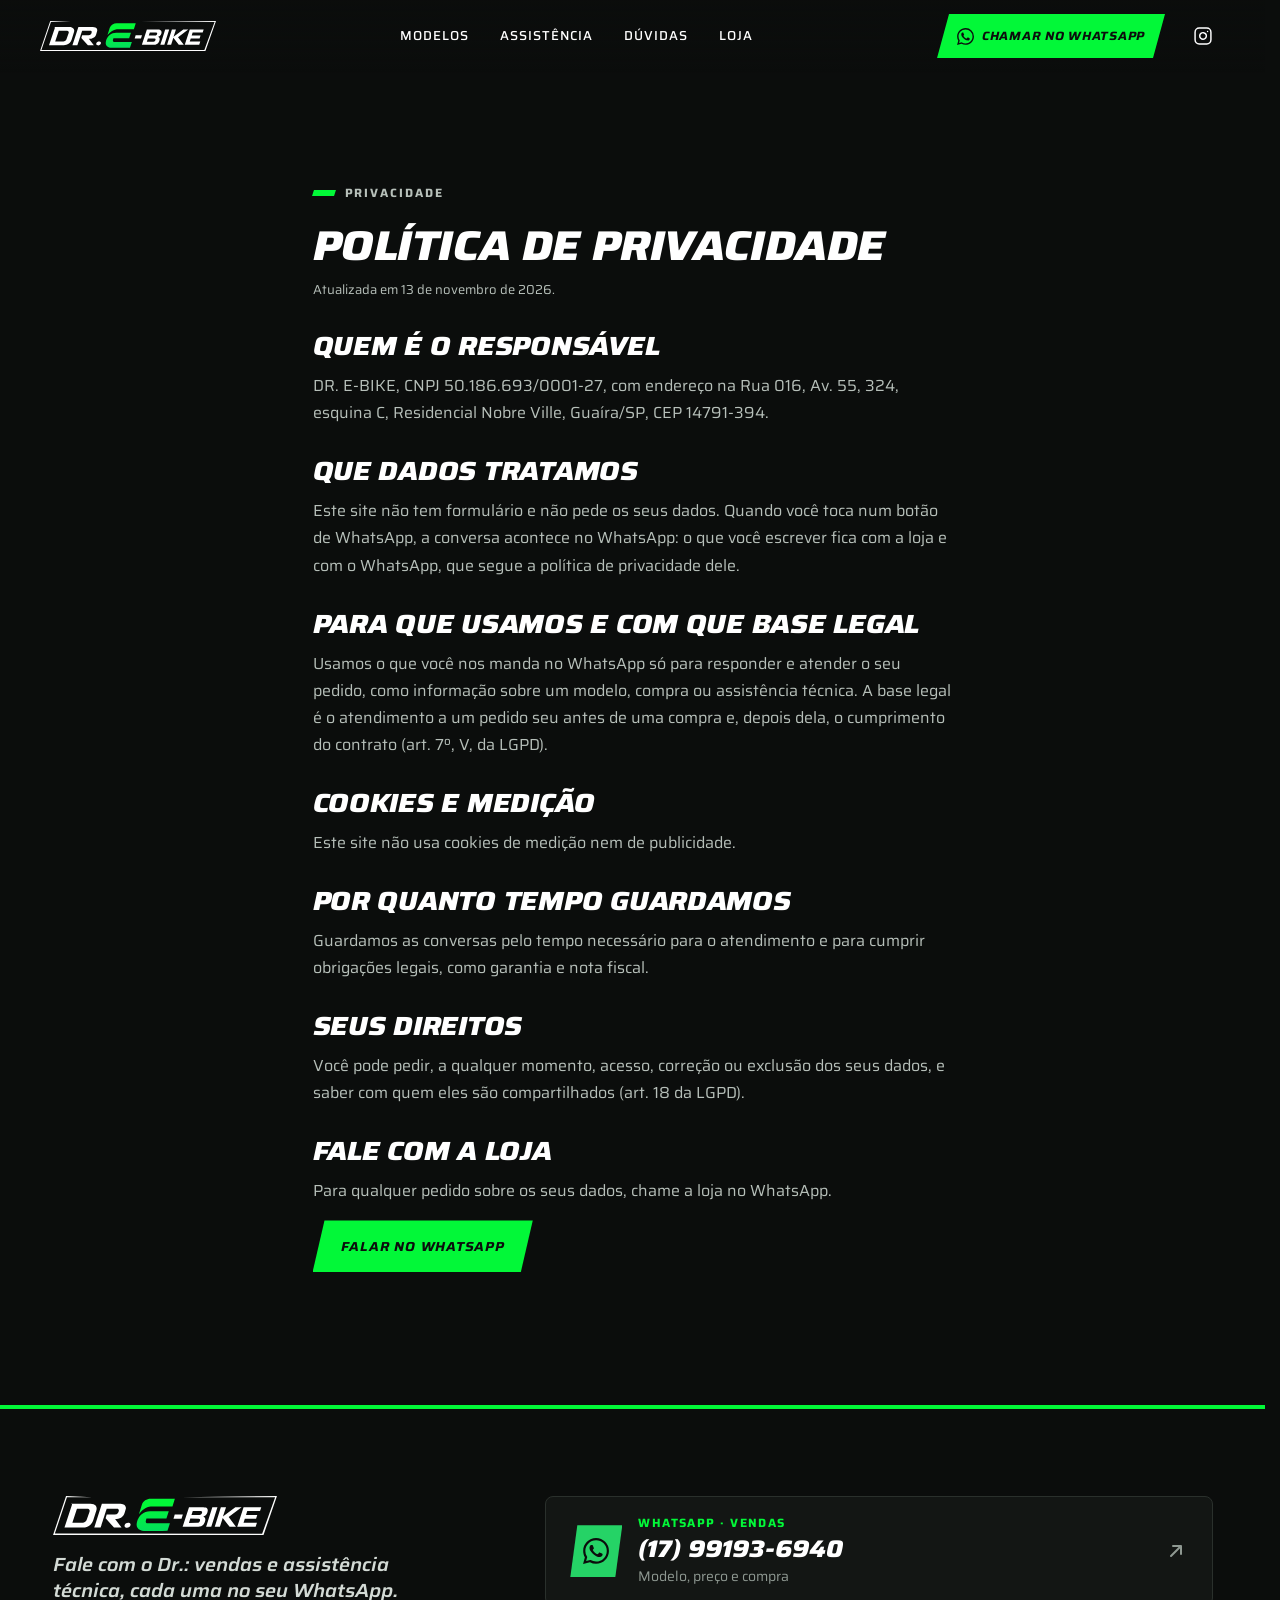
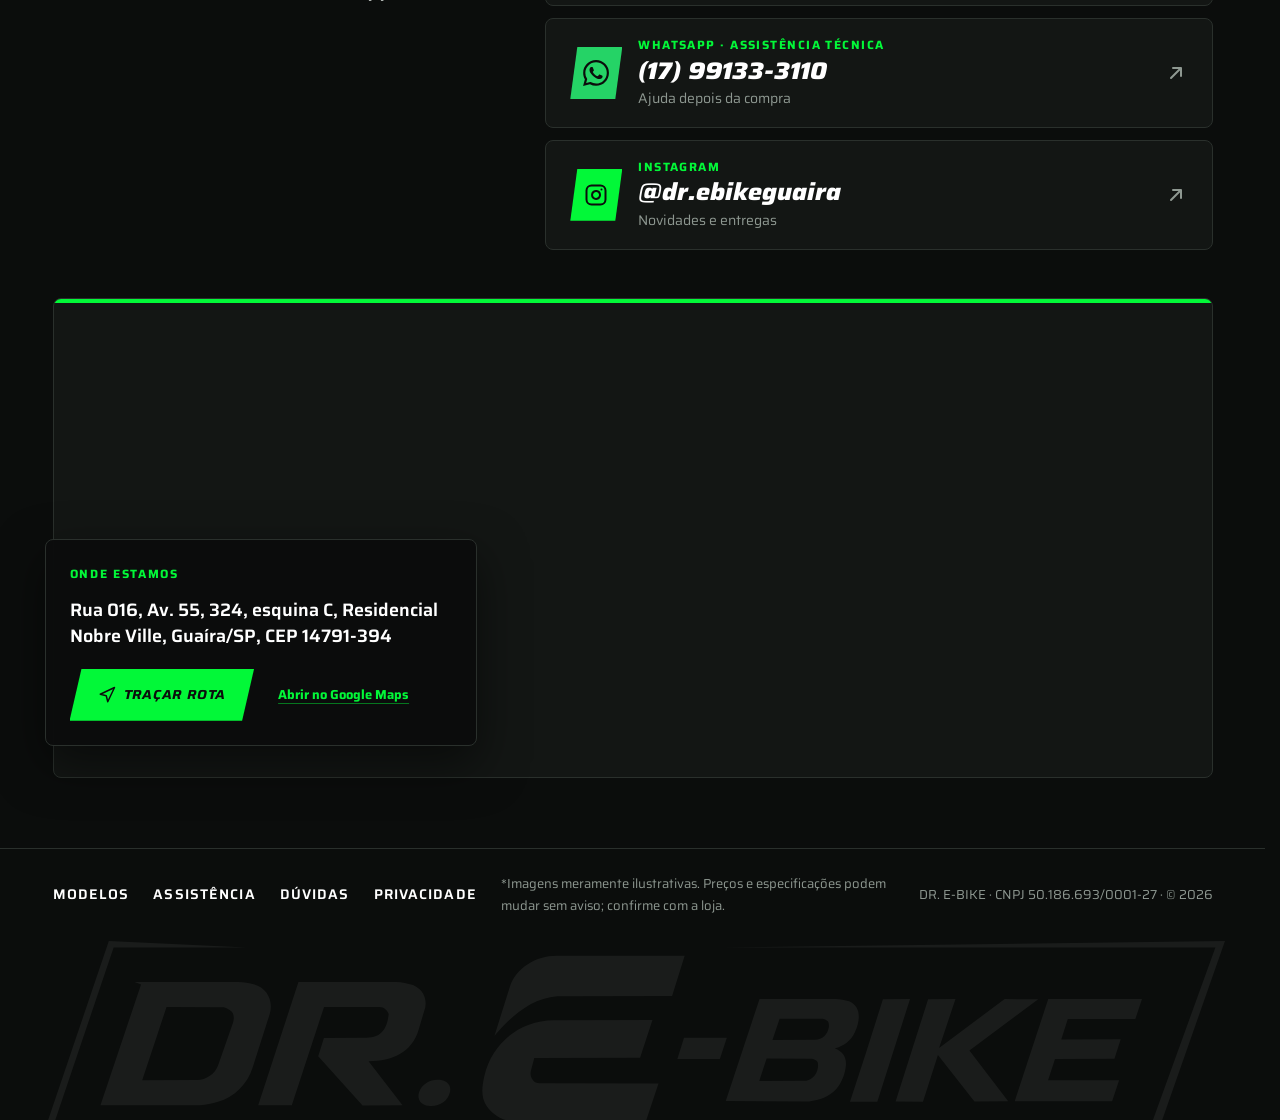
<file: privacidade.html>
<!doctype html>
<html lang="pt-BR" data-es-form="desligado" data-es-preco="visivel" data-es-previa="1">
<head>
<meta charset="utf-8">
<meta name="viewport" content="width=device-width, initial-scale=1">
<meta name="theme-color" content="#0b0d0c">
<title>Política de privacidade | DR. E-BIKE</title>
<meta name="description" content="Política de privacidade de DR. E-BIKE.">
<meta name="robots" content="noindex, nofollow">
<link rel="preload" href="assets/fontes/saira-italic-latin.woff2" as="font" type="font/woff2" crossorigin>
<link rel="preload" href="assets/fontes/saira-latin.woff2" as="font" type="font/woff2" crossorigin>
<link rel="stylesheet" href="assets/css/tokens.css?v=9d042a5e">
<link rel="stylesheet" href="assets/css/base.css?v=7fa4ea3f">
<link rel="stylesheet" href="assets/css/drebike.css?v=b5ff5c7e">
<link rel="icon" href="assets/icones/favicon-32.png?v=145b0497" sizes="32x32" type="image/png">
<link rel="icon" href="assets/icones/favicon.svg?v=59b6dfd7" type="image/svg+xml">
<link rel="apple-touch-icon" href="assets/icones/apple-touch-icon.png?v=e0bd7627">
<script defer src="assets/js/es-dados.js?v=19b042cc"></script>
<script defer src="assets/js/whatsapp.js?v=50a2ca79"></script>
<script defer src="assets/js/drebike.js?v=f4f474ab"></script>
</head>
<body class="rodape-no-fim">
<a class="pular" href="#conteudo">Pular para o conteúdo</a>
<header class="topo" data-de-topo>
  <div class="topo__conteudo">
    <a class="topo__marca" href="./"><img src="assets/marca/logo-negativo.svg?v=b4968368" width="176" height="30" alt="DR. E-BIKE"></a>
    <nav class="topo__nav" aria-label="Seções da página">
      <a class="topo__link" href="./#modelos">Modelos</a>
      <a class="topo__link" href="./#assistencia">Assistência</a>
      <a class="topo__link" href="./#duvidas">Dúvidas</a>
      <a class="topo__link" href="./#loja">Loja</a>
    </nav>
    <a class="botao botao--primario botao--pequeno" data-es-link="lead-whatsapp" data-wa-contexto="geral" data-origem="topo" href="https://wa.me/5517991936940?text=Ol%C3%A1!%20Vim%20pelo%20site%20da%20DR.%20E-BIKE%20e%20quero%20mais%20informa%C3%A7%C3%B5es."><span class="icone-wa" aria-hidden="true"></span>Chamar no WhatsApp</a>
    
    <a class="topo__rede" href="https://www.instagram.com/dr.ebikeguaira/" rel="noopener" target="_blank" aria-label="Instagram da DR. E-BIKE"><svg viewBox="0 0 24 24" aria-hidden="true" focusable="false"><rect x="2.5" y="2.5" width="19" height="19" rx="5"/><path d="M16 11.37A4 4 0 1 1 12.63 8 4 4 0 0 1 16 11.37Z"/><path d="M17.5 6.5h.01"/></svg></a>
    
    <button class="topo__menu" type="button" aria-controls="de-menu" aria-expanded="false" hidden><span class="topo__menu-icone" aria-hidden="true"><span></span><span></span><span></span></span><span class="topo__menu-rotulo" data-de-menu-rotulo>Menu</span></button>
  </div>
</header>
<div class="menu" id="de-menu" data-de-menu hidden>
  <span class="menu__cortina menu__cortina--volt" aria-hidden="true"></span>
  <span class="menu__cortina menu__cortina--grafite" aria-hidden="true"></span>
  <div class="menu__painel">
    <nav aria-label="Menu">
      <ol class="menu__lista">
        <li class="menu__linha"><a class="menu__item" href="./#modelos"><span class="menu__numero" aria-hidden="true">01</span>Modelos</a></li>
        <li class="menu__linha"><a class="menu__item" href="./#assistencia"><span class="menu__numero" aria-hidden="true">02</span>Assistência</a></li>
        <li class="menu__linha"><a class="menu__item" href="./#duvidas"><span class="menu__numero" aria-hidden="true">03</span>Dúvidas</a></li>
        <li class="menu__linha"><a class="menu__item" href="./#loja"><span class="menu__numero" aria-hidden="true">04</span>Loja</a></li>
      </ol>
    </nav>
    <div class="menu__rodape">
      <p class="menu__rotulo">Fale com a loja</p>
      <ul class="menu__contatos">
        <li><a class="menu__contato" data-es-link="lead-whatsapp" data-wa-contexto="geral" data-origem="menu" href="https://wa.me/5517991936940?text=Ol%C3%A1!%20Vim%20pelo%20site%20da%20DR.%20E-BIKE%20e%20quero%20mais%20informa%C3%A7%C3%B5es."><strong>(17) 99193-6940</strong><span>vendas</span></a></li>
        <li><a class="menu__contato" data-es-link="lead-whatsapp" data-wa-contexto="assistencia" data-origem="menu_assistencia" href="https://wa.me/5517991333110?text=Ol%C3%A1!%20Vim%20pelo%20site%20da%20DR.%20E-BIKE%20e%20preciso%20de%20assist%C3%AAncia%20t%C3%A9cnica."><strong>(17) 99133-3110</strong><span>assistência técnica</span></a></li>
      </ul>
      <a class="botao botao--primario botao--grande" data-es-link="lead-whatsapp" data-wa-contexto="geral" data-origem="menu" href="https://wa.me/5517991936940?text=Ol%C3%A1!%20Vim%20pelo%20site%20da%20DR.%20E-BIKE%20e%20quero%20mais%20informa%C3%A7%C3%B5es.">Chamar no WhatsApp</a>
      
      <a class="menu__rede" href="https://www.instagram.com/dr.ebikeguaira/" rel="noopener" target="_blank"><svg viewBox="0 0 24 24" aria-hidden="true" focusable="false"><rect x="2.5" y="2.5" width="19" height="19" rx="5"/><path d="M16 11.37A4 4 0 1 1 12.63 8 4 4 0 0 1 16 11.37Z"/><path d="M17.5 6.5h.01"/></svg>@dr.ebikeguaira</a>
      
    </div>
  </div>
</div>
<main id="conteudo" class="pagina-texto" tabindex="-1">
  <article class="juridico" aria-labelledby="privacidade-titulo">
    <p class="tag tag--escura">Privacidade</p>
    <h1 id="privacidade-titulo">Política de privacidade</h1>
    <p class="juridico__data">Atualizada em 13 de novembro de 2026.</p>

    <section aria-labelledby="privacidade-responsavel">
      <h2 id="privacidade-responsavel">Quem é o responsável</h2>
      <p>DR. E-BIKE, CNPJ 50.186.693/0001-27, com endereço na Rua 016, Av. 55, 324, esquina C, Residencial Nobre Ville, Guaíra/SP, CEP 14791-394.</p>
    </section>

    <section aria-labelledby="privacidade-dados">
      <h2 id="privacidade-dados">Que dados tratamos</h2>
      <p>Este site não tem formulário e não pede os seus dados. Quando você toca num botão de WhatsApp, a conversa acontece no WhatsApp: o que você escrever fica com a loja e com o WhatsApp, que segue a política de privacidade dele.</p>
    </section>

    <section aria-labelledby="privacidade-finalidade">
      <h2 id="privacidade-finalidade">Para que usamos e com que base legal</h2>
      <p>Usamos o que você nos manda no WhatsApp só para responder e atender o seu pedido, como informação sobre um modelo, compra ou assistência técnica. A base legal é o atendimento a um pedido seu antes de uma compra e, depois dela, o cumprimento do contrato (art. 7º, V, da LGPD).</p>
    </section>

    

    <section aria-labelledby="privacidade-cookies">
      <h2 id="privacidade-cookies">Cookies e medição</h2>
      <p>Este site não usa cookies de medição nem de publicidade.</p>
      <button type="button" class="botao" data-es-consentimento="abrir" hidden>Preferências de privacidade</button>
    </section>

    <section aria-labelledby="privacidade-retencao">
      <h2 id="privacidade-retencao">Por quanto tempo guardamos</h2>
      <p>Guardamos as conversas pelo tempo necessário para o atendimento e para cumprir obrigações legais, como garantia e nota fiscal.</p>
    </section>

    <section aria-labelledby="privacidade-direitos">
      <h2 id="privacidade-direitos">Seus direitos</h2>
      <p>Você pode pedir, a qualquer momento, acesso, correção ou exclusão dos seus dados, e saber com quem eles são compartilhados (art. 18 da LGPD).</p>
    </section>

    <section aria-labelledby="privacidade-contato">
      <h2 id="privacidade-contato">Fale com a loja</h2>
      <p>Para qualquer pedido sobre os seus dados, chame a loja no WhatsApp.</p>
      <p><a class="botao botao--primario" data-es-link="lead-whatsapp" data-wa-contexto="geral" data-origem="privacidade" href="https://wa.me/5517991936940?text=Ol%C3%A1!%20Vim%20pelo%20site%20da%20DR.%20E-BIKE%20e%20quero%20mais%20informa%C3%A7%C3%B5es.">Falar no WhatsApp</a></p>
    </section>
  </article>
</main>
<footer class="rodape" id="loja" aria-label="Contato e endereço da loja">
  <div class="rodape__topo rodape__conteudo">
    <div class="rodape__chamada">
      <a class="rodape__logo" href="./"><img src="assets/marca/logo-negativo.svg?v=b4968368" width="224" height="38" alt="DR. E-BIKE" loading="lazy"></a>
      <p class="rodape__frase">Fale com o Dr.: vendas e assistência técnica, cada uma no seu WhatsApp.</p>
    </div>
    <ul class="rodape__canais">
      <li>
        <a class="canal" data-es-link="lead-whatsapp" data-wa-contexto="geral" data-origem="rodape" href="https://wa.me/5517991936940?text=Ol%C3%A1!%20Vim%20pelo%20site%20da%20DR.%20E-BIKE%20e%20quero%20mais%20informa%C3%A7%C3%B5es.">
          <span class="canal__icone"><span class="icone-wa" aria-hidden="true"></span></span>
          <span class="canal__texto"><span class="canal__rotulo">WhatsApp · vendas</span><strong class="canal__valor">(17) 99193-6940</strong><span class="canal__nota">Modelo, preço e compra</span></span>
          <svg class="canal__seta" viewBox="0 0 24 24" aria-hidden="true" focusable="false"><path d="M7 17 17 7M9 7h8v8"/></svg>
        </a>
      </li>
      <li>
        <a class="canal" data-es-link="lead-whatsapp" data-wa-contexto="assistencia" data-origem="rodape_assistencia" href="https://wa.me/5517991333110?text=Ol%C3%A1!%20Vim%20pelo%20site%20da%20DR.%20E-BIKE%20e%20preciso%20de%20assist%C3%AAncia%20t%C3%A9cnica.">
          <span class="canal__icone"><span class="icone-wa" aria-hidden="true"></span></span>
          <span class="canal__texto"><span class="canal__rotulo">WhatsApp · assistência técnica</span><strong class="canal__valor">(17) 99133-3110</strong><span class="canal__nota">Ajuda depois da compra</span></span>
          <svg class="canal__seta" viewBox="0 0 24 24" aria-hidden="true" focusable="false"><path d="M7 17 17 7M9 7h8v8"/></svg>
        </a>
      </li>
      
      <li>
        <a class="canal canal--instagram" href="https://www.instagram.com/dr.ebikeguaira/" rel="noopener" target="_blank">
          <span class="canal__icone"><svg viewBox="0 0 24 24" aria-hidden="true" focusable="false"><rect x="2.5" y="2.5" width="19" height="19" rx="5"/><path d="M16 11.37A4 4 0 1 1 12.63 8 4 4 0 0 1 16 11.37Z"/><path d="M17.5 6.5h.01"/></svg></span>
          <span class="canal__texto"><span class="canal__rotulo">Instagram</span><strong class="canal__valor">@dr.ebikeguaira</strong><span class="canal__nota">Novidades e entregas</span></span>
          <svg class="canal__seta" viewBox="0 0 24 24" aria-hidden="true" focusable="false"><path d="M7 17 17 7M9 7h8v8"/></svg>
        </a>
      </li>
      
    </ul>
  </div>

  
  <div class="rodape__local rodape__conteudo">
    <div class="rodape__mapa">
      <iframe class="rodape__mapa-frame" data-de-mapa data-de-mapa-busca="Avenida 55, 324, Residencial Nobre Ville, Guaíra - SP, 14791-394" title="Mapa com a localização da loja DR. E-BIKE" loading="lazy" referrerpolicy="no-referrer-when-downgrade" allowfullscreen></iframe>
    </div>
    <div class="rodape__endereco-cartao">
      <p class="rodape__rotulo">Onde estamos</p>
      <address class="rodape__endereco">Rua 016, Av. 55, 324, esquina C, Residencial Nobre Ville, Guaíra/SP, CEP 14791-394</address>
      <div class="rodape__rotas">
        <a class="botao botao--primario" href="https://www.google.com/maps/dir/?api=1&amp;destination=Avenida%2055%2C%20324%2C%20Residencial%20Nobre%20Ville%2C%20Gua%C3%ADra%20-%20SP%2C%2014791-394" rel="noopener" target="_blank"><svg class="botao__seta" viewBox="0 0 24 24" aria-hidden="true" focusable="false"><path d="m3 11 19-9-9 19-2-8-8-2Z"/></svg>Traçar rota</a>
        <a class="link-acao" href="https://www.google.com/maps/search/?api=1&amp;query=Avenida%2055%2C%20324%2C%20Residencial%20Nobre%20Ville%2C%20Gua%C3%ADra%20-%20SP%2C%2014791-394" rel="noopener" target="_blank">Abrir no Google Maps</a>
      </div>
    </div>
  </div>
  

  <div class="rodape__base">
    <div class="rodape__base-conteudo rodape__conteudo">
      <nav class="rodape__nav" aria-label="Rodapé">
        <a href="./#modelos">Modelos</a>
        <a href="./#assistencia">Assistência</a>
        <a href="./#duvidas">Dúvidas</a>
        <a href="privacidade.html">Privacidade</a>
      </nav>
      <p class="rodape__aviso">*Imagens meramente ilustrativas. Preços e especificações podem mudar sem aviso; confirme com a loja.</p>
      <p class="rodape__legal">DR. E-BIKE · <span class="sem-quebra">CNPJ 50.186.693/0001-27</span> · © 2026</p>
      <button type="button" class="rodape__consentimento" data-es-consentimento="abrir" hidden>Preferências de privacidade</button>
    </div>
    <div class="rodape__assinatura" aria-hidden="true"><img src="assets/marca/logo-contorno.svg?v=9a1f36d7" width="1200" height="205" alt="" loading="lazy"></div>
  </div>
</footer>
</body>
</html>
</file>
<file: assets/css/tokens.css>
:root {
  --es-cor-fundo: #0b0d0c;
  --es-cor-superficie: #131614;
  --es-cor-superficie-forte: #1e2320;
  --es-cor-texto: #ffffff;
  --es-cor-texto-suave: #b7c0ba;
  --es-cor-borda: #2a302c;
  --es-cor-borda-forte: #4a534d;
  --es-cor-destaque: #02f838;
  --es-cor-destaque-hover: #6bff8a;
  --es-cor-destaque-texto: #0b0d0c;
  --es-cor-foco: #02f838;
  --es-cor-foco-contorno: #0b0d0c;
  --es-cor-sobreposicao: rgb(11 13 12 / 0.8);
  --es-sombra-1: 0 1px 2px rgb(0 0 0 / 0.3);
  --es-sombra-2: 0 18px 48px rgb(0 0 0 / 0.5);

  --de-carbono: #0b0d0c;
  --de-asfalto: #131614;
  --de-grafite: #1e2320;
  --de-linha: #2a302c;
  --de-volt: #02f838;
  --de-volt-600: #02d16d;
  --de-volt-300: #6bff8a;
  --de-volt-50: #e3ffe9;
  --de-verde-700: #00792f;
  --de-verde-texto: #0b3d1c;
  --de-giz: #f4f5f3;
  --de-nevoa: #e4e7e4;
  --de-zinco: #646b67;
  --de-ardosia: #3b423e;
  --de-branco: #ffffff;
  --de-sobre-escuro: #d3dad5;
  --de-sobre-escuro-suave: #8e9891;
  --de-whatsapp: #25d366;
  --de-ambar: #f5b301;
  --de-vidro: rgb(11 13 12 / 0.92);
  --de-veu: rgb(11 13 12 / 0.74);
  --de-veu-topo: rgb(11 13 12 / 0.55);
  --de-veu-foto: rgb(11 13 12 / 0.5);
  --de-vidro-claro: rgb(255 255 255 / 0.9);
  --de-linha-vidro: rgb(183 192 186 / 0.16);
  --de-linha-vidro-forte: rgb(183 192 186 / 0.3);
  --de-branco-06: rgb(255 255 255 / 0.06);
  --de-volt-10: rgb(2 248 56 / 0.1);
  --de-volt-45: rgb(2 248 56 / 0.45);
  --de-sombra-card: 0 1px 2px rgb(11 13 12 / 0.08), 0 2px 8px rgb(11 13 12 / 0.05);
  --de-sombra-card-hover: 0 28px 64px rgb(11 13 12 / 0.22);
  --de-sombra-vidro: 0 12px 32px rgb(11 13 12 / 0.14);
  --de-sombra-modal: 0 30px 80px rgb(0 0 0 / 0.6);
  --de-sombra-volt: 0 0 28px rgb(2 248 56 / 0.45);
  --de-texto-volt: 0 0 32px rgb(2 248 56 / 0.35);
  --de-topo: 4.5rem;

  --es-fonte-texto: "Saira", system-ui, -apple-system, "Segoe UI", Roboto, Arial, sans-serif;
  --es-fonte-titulo: "Saira", system-ui, -apple-system, "Segoe UI", Roboto, Arial, sans-serif;
  --es-texto-p: 1rem;
  --es-texto-pequeno: 0.8125rem;
  --es-titulo-1: clamp(2.5rem, 1.4rem + 3.8vw, 5rem);
  --es-titulo-2: clamp(1.75rem, 1rem + 2vw, 2.75rem);
  --es-titulo-3: clamp(1.25rem, 1rem + 0.8vw, 1.75rem);
  --de-texto-grande: clamp(1.0625rem, 1rem + 0.3vw, 1.1875rem);
  --es-altura-linha: 1.7;
  --es-altura-linha-titulo: 1.02;
  --es-peso-titulo: 800;
  --es-peso-forte: 700;
  --de-largura-display: 125%;
  --de-largura-titulo: 118%;
  --de-largura-sub: 112%;

  --es-espaco-1: 0.25rem;
  --es-espaco-2: 0.5rem;
  --es-espaco-3: 0.75rem;
  --es-espaco-4: 1rem;
  --es-espaco-5: 1.5rem;
  --es-espaco-6: 2rem;
  --es-espaco-7: clamp(2rem, 1.5rem + 2.5vw, 3rem);
  --es-espaco-secao: clamp(4rem, 2.5rem + 6vw, 8rem);
  --es-margem-lateral: clamp(1.25rem, 4vw, 2.5rem);
  --es-largura-conteudo: 77.5rem;
  --es-largura-texto: 40rem;

  --es-raio: 0.5rem;
  --es-raio-pequeno: 0.25rem;
  --es-raio-pilula: 999px;
  --de-raio-modal: 0.75rem;
  --de-corte: 12px;
  --de-corte-pequeno: 6px;
  --de-canto: 28px;
  --de-inclinacao: -18deg;
  --es-borda-largura: 1px;
  --es-foco-largura: 3px;
  --es-alvo-toque: 3rem;

  --es-duracao: 250ms;
  --es-duracao-curta: 150ms;
  --es-curva: cubic-bezier(0.2, 0.7, 0.2, 1);
  --es-revelar-duracao: 500ms;
  --es-revelar-distancia: 16px;

  --es-camada-topo: 35;
  --es-camada-flutuante: 20;
  --es-camada-modal: 40;
}
</file>
<file: assets/css/base.css>
[hidden] {
  display: none !important;
}

*,
*::before,
*::after {
  box-sizing: border-box;
}

html {
  -webkit-text-size-adjust: 100%;
  text-size-adjust: 100%;
  overflow-x: clip;
  scroll-padding-top: 4rem;
  scroll-padding-bottom: 5.5rem;
  scrollbar-gutter: stable;
}

html.lenis,
html.lenis body {
  height: auto;
}

html.lenis.lenis-stopped {
  overflow: clip;
}

html.es-catalogo-modal-aberto {
  overflow: hidden;
}

body {
  margin: 0;
  overflow-x: clip;
  background: var(--es-cor-fundo);
  color: var(--es-cor-texto);
  font-family: var(--es-fonte-texto);
  font-size: var(--es-texto-p);
  line-height: var(--es-altura-linha);
}

img,
svg {
  display: block;
  max-width: 100%;
}

img {
  height: auto;
}

h1,
h2,
h3 {
  margin: 0 0 var(--es-espaco-3);
  font-family: var(--es-fonte-titulo);
  font-weight: var(--es-peso-titulo);
  line-height: var(--es-altura-linha-titulo);
  text-wrap: balance;
}

h1 {
  font-size: var(--es-titulo-1);
}

h2 {
  font-size: var(--es-titulo-2);
}

h3 {
  font-size: var(--es-titulo-3);
}

p,
ul,
ol,
dl,
address {
  margin: 0 0 var(--es-espaco-4);
}

address {
  font-style: normal;
}

a {
  color: var(--es-cor-texto);
  text-decoration-thickness: 1px;
  text-underline-offset: 0.2em;
}

a:hover {
  text-decoration-thickness: 2px;
}

button {
  font: inherit;
  color: inherit;
}

:focus-visible {
  outline: var(--es-foco-largura) solid var(--es-cor-foco);
  outline-offset: 2px;
}

[tabindex="-1"]:focus {
  outline: none;
}

.pular {
  position: absolute;
  top: var(--es-espaco-2);
  left: var(--es-espaco-2);
  z-index: var(--es-camada-modal);
  padding: var(--es-espaco-3) var(--es-espaco-4);
  border-radius: var(--es-raio-pequeno);
  background: var(--es-cor-destaque);
  color: var(--es-cor-destaque-texto);
  font-weight: var(--es-peso-forte);
  transform: translateY(-200%);
}

.pular:focus {
  transform: none;
}

.pular:focus-visible {
  outline-color: var(--es-cor-foco-contorno);
  outline-offset: -6px;
}

.conteudo,
.topo__conteudo,
.rodape__conteudo {
  width: min(100% - 2 * var(--es-margem-lateral), var(--es-largura-conteudo));
  margin-inline: auto;
}

.botao {
  display: inline-flex;
  align-items: center;
  justify-content: center;
  gap: var(--es-espaco-2);
  min-height: var(--es-alvo-toque);
  padding: var(--es-espaco-2) var(--es-espaco-5);
  border: var(--es-borda-largura) solid var(--es-cor-destaque);
  border-radius: var(--es-raio-pilula);
  background: transparent;
  color: var(--es-cor-texto);
  font-weight: var(--es-peso-forte);
  line-height: 1.2;
  text-align: center;
  text-decoration: none;
  cursor: pointer;
  transition: background-color var(--es-duracao-curta) var(--es-curva), color var(--es-duracao-curta) var(--es-curva);
}

.botao:hover {
  background: var(--es-cor-superficie-forte);
}

.botao--primario {
  background: var(--es-cor-destaque);
  color: var(--es-cor-destaque-texto);
}

.botao--primario:hover {
  background: var(--es-cor-destaque-hover);
  border-color: var(--es-cor-destaque-hover);
}

.botao--pequeno {
  padding-inline: var(--es-espaco-4);
  font-size: var(--es-texto-pequeno);
}

.topo {
  position: sticky;
  top: 0;
  z-index: var(--es-camada-topo);
  border-bottom: var(--es-borda-largura) solid var(--es-cor-borda);
  background: var(--es-cor-fundo);
}

.topo__conteudo {
  display: flex;
  align-items: center;
  justify-content: space-between;
  gap: var(--es-espaco-4);
  min-height: 4rem;
}

.topo__marca {
  font-family: var(--es-fonte-titulo);
  font-size: var(--es-titulo-3);
  font-weight: var(--es-peso-titulo);
  line-height: var(--es-altura-linha-titulo);
  text-decoration: none;
  overflow-wrap: anywhere;
  min-width: 0;
}

.topo__conteudo > .botao {
  flex: none;
  white-space: nowrap;
}

.hero {
  display: grid;
  gap: var(--es-espaco-6);
  padding-block: var(--es-espaco-7) var(--es-espaco-secao);
}

.hero__texto {
  max-width: var(--es-largura-texto);
}

.hero__subtitulo {
  color: var(--es-cor-texto-suave);
  font-size: var(--es-titulo-3);
}

.hero__acoes {
  display: flex;
  flex-wrap: wrap;
  gap: var(--es-espaco-3);
  margin-top: var(--es-espaco-5);
}

.hero__acoes .botao {
  flex: 1 1 auto;
}

.hero__midia {
  overflow: hidden;
  border-radius: var(--es-raio);
  background: var(--es-cor-superficie);
}

.hero__imagem {
  width: 100%;
  aspect-ratio: 4 / 3;
  object-fit: cover;
}

.secao {
  padding-block: var(--es-espaco-secao);
}

.secao--suave {
  background: var(--es-cor-superficie);
}

.secao__cabeca {
  max-width: var(--es-largura-texto);
  margin-bottom: var(--es-espaco-6);
}

.secao__intro {
  color: var(--es-cor-texto-suave);
}

.loja {
  display: grid;
  grid-template-columns: repeat(auto-fit, minmax(min(100%, 16rem), 1fr));
  gap: var(--es-espaco-5);
}

.loja__bloco {
  padding: var(--es-espaco-5);
  border: var(--es-borda-largura) solid var(--es-cor-borda);
  border-radius: var(--es-raio);
  background: var(--es-cor-fundo);
}

.loja__bloco > :last-child {
  margin-bottom: 0;
}

.prova {
  display: grid;
  gap: var(--es-espaco-2);
  max-width: var(--es-largura-texto);
}

.prova__nota {
  display: flex;
  align-items: baseline;
  gap: var(--es-espaco-2);
  margin: 0;
}

.prova__numero {
  font-size: var(--es-titulo-1);
  font-weight: var(--es-peso-titulo);
  line-height: 1;
}

.prova__escala,
.prova__total {
  color: var(--es-cor-texto-suave);
}

.faq {
  max-width: var(--es-largura-texto);
  border-top: var(--es-borda-largura) solid var(--es-cor-borda);
}

.faq__item {
  border-bottom: var(--es-borda-largura) solid var(--es-cor-borda);
}

.faq__pergunta {
  display: flex;
  align-items: center;
  justify-content: space-between;
  gap: var(--es-espaco-4);
  min-height: var(--es-alvo-toque);
  padding-block: var(--es-espaco-4);
  font-weight: var(--es-peso-forte);
  list-style: none;
  cursor: pointer;
}

.faq__pergunta::-webkit-details-marker {
  display: none;
}

.faq__pergunta::after {
  content: "";
  flex: none;
  width: 0.6em;
  height: 0.6em;
  border-right: 2px solid currentColor;
  border-bottom: 2px solid currentColor;
  transform: rotate(45deg);
  transition: transform var(--es-duracao-curta) var(--es-curva);
}

.faq__item[open] > .faq__pergunta::after {
  transform: rotate(-135deg);
}

.faq__resposta {
  padding-bottom: var(--es-espaco-4);
  color: var(--es-cor-texto-suave);
}

.faq__mais {
  margin-top: var(--es-espaco-6);
}

.rodape-no-fim {
  display: flex;
  flex-direction: column;
  min-height: 100vh;
  min-height: 100dvh;
}

.rodape-no-fim > main {
  flex: 1 0 auto;
}

.pagina-texto {
  width: min(100% - 2 * var(--es-margem-lateral), var(--es-largura-texto));
  margin-inline: auto;
  padding-block: var(--es-espaco-7) var(--es-espaco-secao);
}

.juridico section {
  margin-top: var(--es-espaco-6);
}

.juridico__data {
  color: var(--es-cor-texto-suave);
  font-size: var(--es-texto-pequeno);
}

.rodape {
  padding-block: var(--es-espaco-7);
  border-top: var(--es-borda-largura) solid var(--es-cor-borda);
  background: var(--es-cor-superficie);
  font-size: var(--es-texto-pequeno);
}

.rodape__conteudo {
  display: flex;
  flex-wrap: wrap;
  align-items: center;
  justify-content: space-between;
  gap: var(--es-espaco-4);
}

.rodape__conteudo > * {
  margin: 0;
}

.rodape__links {
  display: flex;
  flex-wrap: wrap;
  gap: var(--es-espaco-2) var(--es-espaco-5);
  padding: 0;
  list-style: none;
}

.rodape__links a,
.rodape__consentimento,
.link-acao {
  display: inline-flex;
  align-items: center;
  min-height: var(--es-alvo-toque);
}

.rodape__consentimento {
  padding: 0;
  border: 0;
  background: transparent;
  text-decoration: underline;
  text-underline-offset: 0.2em;
  cursor: pointer;
}

.com-flutuante .rodape {
  padding-bottom: calc(var(--es-espaco-7) + 4.5rem);
}

.flutuante {
  position: fixed;
  right: max(var(--es-espaco-4), env(safe-area-inset-right));
  bottom: max(var(--es-espaco-4), env(safe-area-inset-bottom));
  z-index: var(--es-camada-flutuante);
  display: inline-flex;
  align-items: center;
  gap: var(--es-espaco-2);
  min-height: 3rem;
  padding: var(--es-espaco-2) var(--es-espaco-5);
  border-radius: var(--es-raio-pilula);
  background: var(--es-cor-destaque);
  color: var(--es-cor-destaque-texto);
  box-shadow: var(--es-sombra-2);
  font-weight: var(--es-peso-forte);
  text-decoration: none;
}

.flutuante:hover {
  background: var(--es-cor-destaque-hover);
}

.flutuante svg {
  width: 1.25rem;
  height: 1.25rem;
  fill: currentColor;
}

.es-catalogo-filtro {
  display: flex;
  flex-wrap: wrap;
  gap: var(--es-espaco-2);
  margin-bottom: var(--es-espaco-3);
}

.es-catalogo-filtro__opcao {
  min-height: var(--es-alvo-toque);
  padding: var(--es-espaco-2) var(--es-espaco-4);
  border: var(--es-borda-largura) solid var(--es-cor-borda-forte);
  border-radius: var(--es-raio-pilula);
  background: var(--es-cor-fundo);
  font-weight: var(--es-peso-forte);
  cursor: pointer;
}

.es-catalogo-filtro__opcao[aria-pressed="true"] {
  border-color: var(--es-cor-destaque);
  background: var(--es-cor-destaque);
  color: var(--es-cor-destaque-texto);
}

.es-catalogo-status {
  min-height: 1.6em;
  color: var(--es-cor-texto-suave);
  font-size: var(--es-texto-pequeno);
}

.es-catalogo-lista {
  display: grid;
  grid-template-columns: repeat(auto-fill, minmax(min(100%, 17rem), 1fr));
  gap: var(--es-espaco-5);
  margin: 0;
  padding: 0;
  list-style: none;
}

.es-catalogo-card {
  display: flex;
  flex-direction: column;
  gap: var(--es-espaco-3);
  padding: var(--es-espaco-4);
  border: var(--es-borda-largura) solid var(--es-cor-borda);
  border-radius: var(--es-raio);
  background: var(--es-cor-fundo);
  box-shadow: var(--es-sombra-1);
}

.es-catalogo-card > * {
  margin: 0;
}

.es-catalogo-card--destaque {
  border-color: var(--es-cor-borda-forte);
}

.es-catalogo-card__foto,
.es-catalogo-galeria__foto {
  width: 100%;
  aspect-ratio: 4 / 3;
  object-fit: cover;
  border-radius: var(--es-raio-pequeno);
  background: var(--es-cor-superficie);
}

.es-catalogo-card__nome {
  margin: 0;
}

.es-catalogo-selo {
  align-self: flex-start;
  padding: var(--es-espaco-1) var(--es-espaco-3);
  border-radius: var(--es-raio-pilula);
  background: var(--es-cor-superficie-forte);
  font-size: var(--es-texto-pequeno);
  font-weight: var(--es-peso-forte);
}

.es-catalogo-especificacoes {
  display: grid;
  grid-template-columns: repeat(2, minmax(0, 1fr));
  gap: var(--es-espaco-2) var(--es-espaco-4);
  margin: 0;
}

.es-catalogo-especificacoes dt {
  color: var(--es-cor-texto-suave);
  font-size: var(--es-texto-pequeno);
}

.es-catalogo-especificacoes dd {
  margin: 0;
  font-weight: var(--es-peso-forte);
}

.es-catalogo-preco > * {
  margin: 0;
}

.es-catalogo-preco__valor {
  font-size: var(--es-titulo-3);
  font-weight: var(--es-peso-titulo);
}

.es-catalogo-preco__condicao,
.es-catalogo-preco__parcelas,
.es-catalogo-preco__total {
  color: var(--es-cor-texto-suave);
  font-size: var(--es-texto-pequeno);
}

.es-catalogo-card__detalhes,
.es-catalogo-card__comprar,
.es-catalogo-modal__comprar {
  display: inline-flex;
  align-items: center;
  justify-content: center;
  min-height: var(--es-alvo-toque);
  padding: var(--es-espaco-2) var(--es-espaco-5);
  border: var(--es-borda-largura) solid var(--es-cor-destaque);
  border-radius: var(--es-raio-pilula);
  font-weight: var(--es-peso-forte);
  text-decoration: none;
  cursor: pointer;
}

.es-catalogo-card__detalhes {
  background: var(--es-cor-fundo);
  color: var(--es-cor-texto);
}

.es-catalogo-card__detalhes:hover {
  background: var(--es-cor-superficie-forte);
}

.es-catalogo-card__comprar {
  margin-top: auto;
}

.es-catalogo-card__comprar,
.es-catalogo-modal__comprar {
  background: var(--es-cor-destaque);
  color: var(--es-cor-destaque-texto);
}

.es-catalogo-card__comprar:hover,
.es-catalogo-modal__comprar:hover {
  border-color: var(--es-cor-destaque-hover);
  background: var(--es-cor-destaque-hover);
}

.es-catalogo-modal {
  position: fixed;
  inset: 0;
  z-index: var(--es-camada-modal);
  display: grid;
  place-items: end center;
  opacity: 0;
  transition: opacity var(--es-duracao) var(--es-curva);
}

.es-catalogo-modal--aberto {
  opacity: 1;
}

.es-catalogo-modal__fundo {
  position: absolute;
  inset: 0;
  background: var(--es-cor-sobreposicao);
}

.es-catalogo-modal__caixa {
  position: relative;
  width: 100%;
  max-height: 92vh;
  max-height: 92dvh;
  overflow: auto;
  overscroll-behavior: contain;
  padding: var(--es-espaco-6) var(--es-espaco-5) 0;
  scroll-padding-bottom: 10.5rem;
  scroll-padding-bottom: calc(10.5rem + env(safe-area-inset-bottom, 0px));
  border-radius: var(--es-raio) var(--es-raio) 0 0;
  background: var(--es-cor-fundo);
  box-shadow: var(--es-sombra-2);
  transform: translateY(1.5rem);
  transition: transform var(--es-duracao) var(--es-curva);
}

.es-catalogo-modal--aberto .es-catalogo-modal__caixa {
  transform: none;
}

.es-catalogo-modal__fechar {
  position: sticky;
  top: 0;
  z-index: 1;
  display: flex;
  margin: 0 0 calc(-1 * var(--es-alvo-toque)) auto;
  align-items: center;
  justify-content: center;
  width: var(--es-alvo-toque);
  height: var(--es-alvo-toque);
  border: 0;
  border-radius: var(--es-raio-pilula);
  background: var(--es-cor-superficie);
  font-size: var(--es-titulo-3);
  line-height: 1;
  cursor: pointer;
}

.es-catalogo-modal__titulo {
  padding-right: var(--es-alvo-toque);
}

.es-catalogo-modal__conteudo {
  display: grid;
  gap: var(--es-espaco-4);
}

.es-catalogo-modal__conteudo > * {
  margin: 0;
}

.es-catalogo-galeria {
  display: grid;
  grid-auto-flow: column;
  grid-auto-columns: minmax(80%, 1fr);
  gap: var(--es-espaco-3);
  overflow-x: auto;
  scroll-snap-type: x mandatory;
}

.es-catalogo-galeria__foto {
  scroll-snap-align: start;
}

.es-catalogo-cores {
  display: flex;
  flex-wrap: wrap;
  gap: var(--es-espaco-2);
}

.es-catalogo-cor {
  display: inline-flex;
  align-items: center;
  gap: var(--es-espaco-2);
  min-height: var(--es-alvo-toque);
  padding: var(--es-espaco-1) var(--es-espaco-4) var(--es-espaco-1) var(--es-espaco-2);
  border: var(--es-borda-largura) solid var(--es-cor-borda-forte);
  border-radius: var(--es-raio-pilula);
  background: var(--es-cor-fundo);
  cursor: pointer;
}

.es-catalogo-cor[aria-pressed="true"] {
  border-color: var(--es-cor-destaque);
  box-shadow: inset 0 0 0 1px var(--es-cor-destaque);
  font-weight: var(--es-peso-forte);
}

.es-catalogo-cor__amostra {
  width: 1.5rem;
  height: 1.5rem;
  border: var(--es-borda-largura) solid var(--es-cor-borda-forte);
  border-radius: var(--es-raio-pilula);
}

.es-catalogo-modal__subtitulo {
  font-size: var(--es-titulo-3);
}

.es-catalogo-lista-tecnica {
  padding-left: var(--es-espaco-5);
}

.es-catalogo-modal__barra {
  position: sticky;
  bottom: 0;
  z-index: 1;
  display: flex;
  flex-wrap: wrap;
  align-items: center;
  gap: var(--es-espaco-2) var(--es-espaco-4);
  margin: 0 calc(-1 * var(--es-espaco-5));
  padding: var(--es-espaco-3) var(--es-espaco-5);
  padding-bottom: max(var(--es-espaco-3), env(safe-area-inset-bottom, 0px));
  border-top: var(--es-borda-largura) solid var(--es-cor-borda);
  background: var(--es-cor-fundo);
}

.es-catalogo-modal__barra .es-catalogo-preco {
  flex: 999 1 11rem;
  min-width: 0;
}

.es-catalogo-modal__barra .es-catalogo-preco__a-vista {
  line-height: var(--es-altura-linha-titulo);
}

.es-catalogo-modal__barra .es-catalogo-preco__parcelas,
.es-catalogo-modal__barra .es-catalogo-preco__total {
  text-wrap: balance;
}

.es-catalogo-modal__barra .es-catalogo-modal__comprar {
  flex: 1 0 auto;
}

@media (max-width: 39.99em) {
  .com-flutuante .topo__conteudo > .botao {
    display: none;
  }
}

@media (min-width: 40em) {
  .hero__acoes .botao {
    flex: 0 1 auto;
  }

  .es-catalogo-modal {
    place-items: center;
    padding: var(--es-espaco-5);
  }

  .es-catalogo-modal__caixa {
    width: min(100%, 48rem);
    max-height: calc(100vh - 2 * var(--es-espaco-5));
    padding: var(--es-espaco-7) var(--es-espaco-7) 0;
    scroll-padding-bottom: 7.5rem;
    border-radius: var(--es-raio);
  }

  @supports (max-height: 100dvh) {
    .es-catalogo-modal__caixa {
      max-height: calc(100dvh - 2 * var(--es-espaco-5));
    }
  }

  .es-catalogo-modal__barra {
    margin: 0 calc(-1 * var(--es-espaco-7));
    padding: var(--es-espaco-4) var(--es-espaco-7);
  }

  .es-catalogo-modal__barra .es-catalogo-modal__comprar {
    flex: 0 0 auto;
    margin-left: auto;
  }

  .es-catalogo-galeria {
    grid-auto-columns: minmax(60%, 1fr);
  }
}

@media (max-height: 22em) {
  .es-catalogo-modal__caixa {
    scroll-padding-bottom: 0;
  }

  .es-catalogo-modal__barra {
    position: static;
  }
}

@media (min-width: 60em) {
  .hero {
    grid-template-columns: minmax(0, 5fr) minmax(0, 6fr);
    align-items: center;
    padding-block: var(--es-espaco-secao);
  }

  .hero__imagem {
    aspect-ratio: 16 / 10;
  }
}

@media (prefers-reduced-motion: reduce) {
  *,
  *::before,
  *::after {
    animation-duration: 0.01ms !important;
    animation-iteration-count: 1 !important;
    transition-duration: 0.01ms !important;
    scroll-behavior: auto !important;
  }
}
</file>
<file: assets/css/drebike.css>
@font-face {
  font-family: "Saira";
  font-style: normal;
  font-weight: 400 800;
  font-stretch: 100% 125%;
  font-display: swap;
  src: url("../fontes/saira-latin.woff2") format("woff2");
  unicode-range: U+0000-00FF, U+0131, U+0152-0153, U+02BB-02BC, U+02C6, U+02DA, U+02DC, U+0304, U+0308, U+0329, U+2000-206F, U+20AC, U+2122, U+2191, U+2193, U+2212, U+2215, U+FEFF, U+FFFD;
}

@font-face {
  font-family: "Saira";
  font-style: italic;
  font-weight: 400 800;
  font-stretch: 100% 125%;
  font-display: swap;
  src: url("../fontes/saira-italic-latin.woff2") format("woff2");
  unicode-range: U+0000-00FF, U+0131, U+0152-0153, U+02BB-02BC, U+02C6, U+02DA, U+02DC, U+0304, U+0308, U+0329, U+2000-206F, U+20AC, U+2122, U+2191, U+2193, U+2212, U+2215, U+FEFF, U+FFFD;
}

html {
  scroll-padding-top: calc(var(--de-topo) + 1rem);
}

html.de-menu-aberto {
  overflow: hidden;
}

body {
  -webkit-font-smoothing: antialiased;
  -moz-osx-font-smoothing: grayscale;
}

::selection {
  background: var(--de-volt);
  color: var(--de-carbono);
}

h1,
h2,
.secao h2,
.cta-final h2 {
  font-style: italic;
  font-stretch: var(--de-largura-titulo);
  font-weight: 800;
  line-height: 1.02;
  letter-spacing: -0.01em;
  text-transform: uppercase;
  text-wrap: balance;
}

.secao h2,
.cta-final h2 {
  font-size: var(--es-titulo-2);
}

h3 {
  font-style: italic;
  font-stretch: var(--de-largura-sub);
  font-weight: 700;
  letter-spacing: 0.01em;
  text-transform: uppercase;
}

.visualmente-oculto {
  position: absolute;
  width: 1px;
  height: 1px;
  margin: -1px;
  padding: 0;
  overflow: hidden;
  clip: rect(0 0 0 0);
  white-space: nowrap;
  border: 0;
}

.sem-quebra {
  white-space: nowrap;
}

.volt {
  color: var(--de-volt);
}

.tag {
  display: inline-flex;
  align-items: center;
  gap: 0.625rem;
  margin: 0 0 var(--es-espaco-5);
  color: var(--de-verde-700);
  font-size: 0.75rem;
  font-weight: 700;
  line-height: 1.3;
  letter-spacing: 0.16em;
  text-transform: uppercase;
}

.tag::before {
  content: "";
  flex: none;
  width: 1.375rem;
  height: 0.375rem;
  background: var(--de-volt);
  transform: skewX(var(--de-inclinacao));
}

.tag--escura {
  color: var(--de-volt);
}

.tag--sobre-volt {
  color: var(--de-carbono);
}

.tag--sobre-volt::before {
  background: var(--de-carbono);
}

.secao__cabeca {
  max-width: 48rem;
}

.secao__intro {
  color: var(--es-cor-texto-suave);
  font-size: var(--de-texto-grande);
  text-wrap: pretty;
}

.secao--clara,
.secao--branca {
  color: var(--de-carbono);
}

.secao--clara {
  background: var(--de-giz);
}

.secao--branca {
  background: var(--de-branco);
}

.secao--clara .secao__intro,
.secao--branca .secao__intro {
  color: var(--de-ardosia);
}

.secao--clara :focus-visible,
.secao--branca :focus-visible {
  outline-color: var(--de-verde-700);
}

.secao--escura {
  position: relative;
  isolation: isolate;
  background: var(--de-carbono);
}

.link-acao {
  color: var(--de-volt);
  font-weight: 700;
  text-decoration-color: var(--de-volt-45);
  text-underline-offset: 0.3em;
  transition: text-decoration-color var(--es-duracao) var(--es-curva);
}

.link-acao:hover {
  color: var(--de-volt);
  text-decoration-color: currentColor;
}

.secao--clara .link-acao,
.secao--branca .link-acao {
  color: var(--de-verde-700);
  text-decoration-color: currentColor;
}

.botao {
  display: inline-flex;
  align-items: center;
  justify-content: center;
  gap: var(--es-espaco-2);
  min-height: 3.25rem;
  padding: 0 1.75rem;
  border: 0;
  border-radius: 0;
  background: var(--de-grafite);
  color: var(--de-branco);
  font-size: 0.8125rem;
  font-style: italic;
  font-stretch: var(--de-largura-sub);
  font-weight: 700;
  letter-spacing: 0.06em;
  text-decoration: none;
  text-transform: uppercase;
  white-space: nowrap;
  clip-path: polygon(var(--de-corte) 0, 100% 0, calc(100% - var(--de-corte)) 100%, 0 100%);
  transition: background-color var(--es-duracao) var(--es-curva), color var(--es-duracao) var(--es-curva), transform var(--es-duracao) var(--es-curva), box-shadow var(--es-duracao) var(--es-curva);
}

.botao:hover {
  background: var(--de-linha);
  color: var(--de-branco);
  transform: translateY(-2px);
}

.botao:active {
  transform: translateY(1px);
}

.botao:focus-visible {
  outline: 3px solid currentColor;
  outline-offset: -7px;
}

.botao--primario {
  background: var(--de-volt);
  color: var(--de-carbono);
}

.botao--primario:hover {
  background: var(--de-volt-300);
  color: var(--de-carbono);
  box-shadow: var(--de-sombra-volt);
}

.botao--escuro {
  background: var(--de-carbono);
  color: var(--de-branco);
}

.botao--escuro:hover {
  background: var(--de-grafite);
}

.botao--contorno,
.botao--contorno-escuro {
  border: 2px solid var(--de-volt);
  border-radius: var(--es-raio-pequeno);
  background: transparent;
  color: var(--de-volt);
  clip-path: none;
}

.botao--contorno:hover {
  background: var(--de-volt);
  color: var(--de-carbono);
}

.botao--contorno-escuro {
  border-color: var(--de-carbono);
  color: var(--de-carbono);
}

.botao--contorno-escuro:hover {
  background: var(--de-carbono);
  color: var(--de-volt);
}

.botao--contorno:focus-visible,
.botao--contorno-escuro:focus-visible {
  outline-offset: 3px;
}

.botao--pequeno {
  min-height: 2.75rem;
  padding: 0 1.25rem;
  font-size: 0.75rem;
}

.botao--grande {
  min-height: 3.5rem;
  padding: 0 2rem;
  font-size: 0.875rem;
}

.botao__icone,
.botao__seta {
  flex: none;
  width: 1.125rem;
  height: 1.125rem;
  fill: none;
  stroke: currentColor;
  stroke-width: 2;
  stroke-linecap: round;
  stroke-linejoin: round;
  transition: transform var(--es-duracao) var(--es-curva);
}

.botao__icone--cheio {
  fill: currentColor;
  stroke: none;
}

.botao:hover .botao__seta {
  transform: translateX(3px);
}

.icone-wa {
  display: inline-block;
  flex: none;
  width: 1.25rem;
  height: 1.25rem;
  background: currentColor;
  -webkit-mask: url("../ui/whatsapp.svg?v=e78a4ec3") center / contain no-repeat;
  mask: url("../ui/whatsapp.svg?v=e78a4ec3") center / contain no-repeat;
}

.botao--pequeno .icone-wa {
  width: 1.0625rem;
  height: 1.0625rem;
}

.topo {
  border-bottom: var(--es-borda-largura) solid transparent;
  background: linear-gradient(180deg, var(--de-veu-topo), transparent);
  transition: background-color var(--es-duracao) var(--es-curva), border-color var(--es-duracao) var(--es-curva);
}

.topo::after {
  content: "";
  position: absolute;
  left: 0;
  right: 0;
  bottom: -1px;
  height: 3px;
  background: var(--de-volt);
  transform: scaleX(0);
  transform-origin: left;
  transition: transform 500ms var(--es-curva);
}

.topo--rolado,
.de-menu-aberto .topo {
  border-bottom-color: var(--de-linha-vidro);
  background: var(--de-vidro);
  -webkit-backdrop-filter: blur(12px) saturate(140%);
  backdrop-filter: blur(12px) saturate(140%);
}

.topo--rolado::after {
  transform: none;
}

.topo__conteudo {
  justify-content: flex-start;
  gap: var(--es-espaco-4);
  min-height: var(--de-topo);
}

.topo__marca {
  display: inline-flex;
  flex: none;
  margin-right: auto;
}

.topo__marca img {
  width: 9.5rem;
  height: auto;
}

.topo__nav {
  display: none;
}

.topo__link {
  position: relative;
  padding: 0.625rem 0;
  color: var(--de-branco);
  font-size: 0.8125rem;
  font-weight: 500;
  letter-spacing: 0.08em;
  text-transform: uppercase;
  text-decoration: none;
  white-space: nowrap;
  transition: color var(--es-duracao-curta) var(--es-curva);
}

.topo__link::after {
  content: "";
  position: absolute;
  left: 0;
  right: 0;
  bottom: 0.25rem;
  height: 3px;
  background: var(--de-volt);
  transform: scaleX(0) skewX(var(--de-inclinacao));
  transform-origin: left;
  transition: transform var(--es-duracao) var(--es-curva);
}

.topo__link:hover,
.topo__link[aria-current="true"] {
  color: var(--de-volt);
}

.topo__link[aria-current="true"] {
  font-weight: 700;
}

.topo__link:hover::after,
.topo__link[aria-current="true"]::after {
  transform: skewX(var(--de-inclinacao));
}

.topo__rede {
  display: none;
  place-items: center;
  width: 2.75rem;
  height: 2.75rem;
  border-radius: var(--es-raio-pequeno);
  color: var(--de-branco);
  transition: color var(--es-duracao-curta) var(--es-curva), background-color var(--es-duracao-curta) var(--es-curva);
}

.topo__rede:hover {
  background: var(--de-volt-10);
  color: var(--de-volt);
}

.topo__rede svg,
.menu__rede svg,
.rodape__icone-linha {
  width: 1.25rem;
  height: 1.25rem;
  fill: none;
  stroke: currentColor;
  stroke-width: 1.75;
  stroke-linecap: round;
  stroke-linejoin: round;
}

.topo__menu {
  display: inline-flex;
  flex: none;
  align-items: center;
  gap: 0.625rem;
  min-height: 2.75rem;
  padding: 0 1rem;
  border: 2px solid var(--de-linha-vidro-forte);
  border-radius: var(--es-raio-pequeno);
  background: transparent;
  color: var(--de-branco);
  font-size: 0.75rem;
  font-style: italic;
  font-weight: 700;
  letter-spacing: 0.12em;
  text-transform: uppercase;
  cursor: pointer;
  transition: border-color var(--es-duracao) var(--es-curva), color var(--es-duracao) var(--es-curva);
}

.topo__menu:hover,
.topo__menu[aria-expanded="true"] {
  border-color: var(--de-volt);
  color: var(--de-volt);
}

.topo__menu-icone {
  position: relative;
  width: 1.125rem;
  height: 0.75rem;
}

.topo__menu-icone span {
  position: absolute;
  left: 0;
  width: 100%;
  height: 2px;
  background: currentColor;
  transition: transform var(--es-duracao) var(--es-curva), opacity var(--es-duracao) var(--es-curva);
}

.topo__menu-icone span:nth-child(1) {
  top: 0;
}

.topo__menu-icone span:nth-child(2) {
  top: 5px;
  width: 75%;
}

.topo__menu-icone span:nth-child(3) {
  top: 10px;
}

.topo__menu[aria-expanded="true"] .topo__menu-icone span:nth-child(1) {
  transform: translateY(5px) rotate(45deg);
}

.topo__menu[aria-expanded="true"] .topo__menu-icone span:nth-child(2) {
  opacity: 0;
}

.topo__menu[aria-expanded="true"] .topo__menu-icone span:nth-child(3) {
  transform: translateY(-5px) rotate(-45deg);
}

.menu {
  position: fixed;
  inset: 0;
  z-index: 30;
  visibility: hidden;
  pointer-events: none;
  background: transparent;
  transition: background-color 300ms ease, visibility 0s linear 460ms;
}

.menu.is-aberto {
  visibility: visible;
  pointer-events: auto;
  background: var(--de-veu);
  transition-delay: 0s;
}

.menu__cortina,
.menu__painel {
  position: absolute;
  top: 0;
  right: 0;
  bottom: 0;
  width: min(27.5rem, 88%);
  transform: translateX(100%);
  will-change: transform;
}

.menu__cortina {
  transition: transform 320ms cubic-bezier(0.4, 0, 0.2, 1);
}

.menu__cortina--volt {
  background: var(--de-volt);
  transition-delay: 120ms;
}

.menu__cortina--grafite {
  background: var(--de-grafite);
  transition-delay: 70ms;
}

.menu.is-aberto .menu__cortina {
  transform: none;
  transition-duration: 460ms;
  transition-timing-function: cubic-bezier(0.2, 0.8, 0.2, 1);
}

.menu.is-aberto .menu__cortina--volt {
  transition-delay: 0ms;
}

.menu.is-aberto .menu__cortina--grafite {
  transition-delay: 55ms;
}

.menu__painel {
  display: flex;
  flex-direction: column;
  gap: var(--es-espaco-6);
  padding: calc(var(--de-topo) + var(--es-espaco-6)) var(--es-espaco-6) var(--es-espaco-6);
  overflow-y: auto;
  overscroll-behavior: contain;
  background: var(--de-carbono);
  transition: transform 300ms cubic-bezier(0.4, 0, 0.2, 1);
}

.menu.is-aberto .menu__painel {
  transform: none;
  transition: transform 460ms cubic-bezier(0.2, 0.8, 0.2, 1) 100ms;
}

.menu__painel > nav {
  margin-block: auto;
}

.menu__lista {
  display: grid;
  gap: var(--es-espaco-1);
  margin: 0;
  padding: 0;
  list-style: none;
}

.menu__linha {
  overflow: hidden;
  padding-block: 2px;
}

.menu__item {
  display: block;
  min-height: 2.75rem;
  padding-block: 0.375rem;
  color: var(--de-branco);
  font-size: clamp(1.625rem, 1rem + 2.6vw, 2rem);
  font-style: italic;
  font-stretch: var(--de-largura-titulo);
  font-weight: 800;
  line-height: 1.15;
  text-transform: uppercase;
  text-decoration: none;
  transform: translateY(140%);
  transition: color var(--es-duracao-curta), transform 200ms ease-in;
}

.menu.is-aberto .menu__item {
  transform: none;
  transition: color var(--es-duracao-curta), transform 520ms cubic-bezier(0.2, 0.8, 0.2, 1) 170ms;
}

.menu.is-aberto .menu__linha:nth-child(2) .menu__item {
  transition-delay: 0s, 225ms;
}

.menu.is-aberto .menu__linha:nth-child(3) .menu__item {
  transition-delay: 0s, 280ms;
}

.menu.is-aberto .menu__linha:nth-child(4) .menu__item {
  transition-delay: 0s, 335ms;
}

.menu__item:hover {
  color: var(--de-volt);
}

.menu__numero {
  margin-right: var(--es-espaco-3);
  color: var(--de-volt);
  font-size: 0.75rem;
  font-style: normal;
  font-weight: 700;
  letter-spacing: 0.16em;
  vertical-align: super;
}

.menu__rodape {
  display: grid;
  gap: var(--es-espaco-4);
}

.menu__rotulo {
  margin: 0;
  color: var(--de-sobre-escuro-suave);
  font-size: 0.75rem;
  font-weight: 700;
  letter-spacing: 0.16em;
  text-transform: uppercase;
}

.menu__contatos {
  display: grid;
  margin: 0;
  padding: 0;
  list-style: none;
}

.menu__contato {
  display: flex;
  flex-wrap: wrap;
  align-items: baseline;
  gap: 0 var(--es-espaco-2);
  min-height: 2.75rem;
  padding-block: var(--es-espaco-2);
  color: var(--de-branco);
  text-decoration: none;
}

.menu__contato strong {
  font-size: 1.125rem;
  font-style: italic;
  font-weight: 800;
}

.menu__contato span {
  color: var(--es-cor-texto-suave);
  font-size: 0.875rem;
}

.menu__contato:hover strong {
  color: var(--de-volt);
}

.menu__rede {
  display: inline-flex;
  align-items: center;
  gap: var(--es-espaco-2);
  min-height: 2.75rem;
  color: var(--es-cor-texto-suave);
  font-size: 0.875rem;
  text-decoration: none;
}

.menu__rede:hover {
  color: var(--de-volt);
}

.hero {
  position: relative;
  isolation: isolate;
  display: grid;
  grid-template-columns: minmax(0, 1fr);
  gap: 0;
  max-width: none;
  margin: calc(-1 * var(--de-topo)) 0 0;
  padding: 0;
  overflow: clip;
  background: var(--de-carbono);
}

.hero__midia {
  position: relative;
  height: clamp(18rem, 62vw, 26rem);
  margin: 0;
  overflow: hidden;
  clip-path: polygon(0 0, 100% 0, 100% 84%, 0 100%);
}

.hero__imagem {
  width: 100%;
  height: 100%;
  object-fit: cover;
  object-position: 50% 62%;
  border-radius: 0;
}

.hero__midia::after {
  content: "";
  position: absolute;
  inset: 0;
  background: linear-gradient(180deg, var(--de-veu-topo), transparent 30%, transparent 60%, var(--de-veu-foto));
}

.hero__faixa {
  position: absolute;
  left: var(--es-margem-lateral);
  top: calc(clamp(18rem, 62vw, 26rem) - 0.875rem);
  z-index: 2;
  width: 9rem;
  height: 0.375rem;
  background: var(--de-volt);
  box-shadow: var(--de-sombra-volt);
  transform: skewX(var(--de-inclinacao));
  transform-origin: left;
}

.hero__conteudo {
  position: relative;
  z-index: 2;
  display: grid;
  gap: var(--es-espaco-6);
  width: 100%;
  max-width: var(--es-largura-conteudo);
  margin-inline: auto;
  padding: var(--es-espaco-6) var(--es-margem-lateral) var(--es-espaco-7);
}

.hero__texto {
  max-width: 40rem;
}

.hero__titulo {
  margin: 0;
  font-size: var(--es-titulo-1);
  font-stretch: var(--de-largura-display);
  line-height: 0.96;
}

.hero__linha {
  display: block;
  overflow: hidden;
  margin: -0.1em -0.4em -0.15em;
  padding: 0.1em 0.4em 0.15em;
}

.hero__linha > span {
  display: block;
}

.hero__destaque {
  color: var(--de-volt);
  text-shadow: var(--de-texto-volt);
}

.hero__velocidade {
  display: grid;
  gap: 6px;
  margin-block: var(--es-espaco-6);
}

.hero__velocidade span {
  display: block;
  height: 4px;
  background: var(--de-volt);
  transform: skewX(var(--de-inclinacao));
  transform-origin: left;
}

.hero__velocidade span:nth-child(1) {
  width: 7.5rem;
}

.hero__velocidade span:nth-child(2) {
  width: 5rem;
  opacity: 0.6;
}

.hero__velocidade span:nth-child(3) {
  width: 2.75rem;
  opacity: 0.3;
}

.hero__lead {
  max-width: 34rem;
  margin: 0;
  color: var(--de-sobre-escuro);
  font-size: var(--de-texto-grande);
  line-height: 1.65;
  text-wrap: pretty;
}

.hero__acoes {
  display: flex;
  flex-wrap: wrap;
  gap: var(--es-espaco-3);
  margin-top: var(--es-espaco-6);
}

.hero__acoes .botao {
  flex: 1 1 14rem;
}

.hero__prova {
  position: relative;
  z-index: 2;
  display: grid;
  grid-template-columns: minmax(0, 1fr);
  margin: 0;
  padding: 0;
  list-style: none;
  border-top: var(--es-borda-largura) solid var(--de-linha);
  background: var(--de-asfalto);
}

.hero__prova li {
  display: grid;
  grid-template-columns: auto minmax(0, 1fr);
  align-items: center;
  gap: 0 var(--es-espaco-4);
  padding: var(--es-espaco-4) var(--es-margem-lateral);
}

.hero__prova li + li {
  border-top: var(--es-borda-largura) solid var(--de-linha);
}

.hero__prova-icone {
  grid-row: span 2;
  width: 1.75rem;
  height: 1.75rem;
  fill: none;
  stroke: var(--de-volt);
  stroke-width: 2;
  stroke-linecap: round;
  stroke-linejoin: round;
}

.hero__prova-numero {
  grid-row: span 2;
  min-width: 1.75rem;
  color: var(--de-volt);
  font-size: 2.5rem;
  font-style: italic;
  font-stretch: var(--de-largura-display);
  font-weight: 800;
  line-height: 1;
}

.hero__prova strong {
  font-size: 1rem;
  font-style: italic;
  font-stretch: var(--de-largura-sub);
  font-weight: 800;
  line-height: 1.2;
  text-transform: uppercase;
}

.hero__prova span:not(.hero__prova-numero) {
  color: var(--de-sobre-escuro-suave);
  font-size: 0.875rem;
}

.vitrine-secao .secao__cabeca {
  margin-bottom: var(--es-espaco-6);
}

.vitrine .es-catalogo-filtro {
  position: sticky;
  top: calc(var(--de-topo) + var(--es-espaco-2));
  z-index: 6;
  gap: var(--es-espaco-2);
  width: fit-content;
  max-width: 100%;
  margin: 0 0 var(--es-espaco-4);
  padding: 0.3125rem;
  border: var(--es-borda-largura) solid transparent;
  transition: background-color var(--es-duracao) var(--es-curva), border-color var(--es-duracao) var(--es-curva), box-shadow var(--es-duracao) var(--es-curva);
}

.vitrine .es-catalogo-filtro.is-fixo {
  flex-wrap: nowrap;
  overflow-x: auto;
  scrollbar-width: none;
  border-color: var(--de-nevoa);
  background: var(--de-vidro-claro);
  -webkit-backdrop-filter: blur(16px) saturate(170%);
  backdrop-filter: blur(16px) saturate(170%);
  box-shadow: var(--de-sombra-vidro);
}

.es-catalogo-filtro__opcao {
  display: inline-flex;
  flex: none;
  align-items: center;
  gap: 0.625rem;
  min-height: 2.75rem;
  padding: 0.375rem 1rem 0.375rem 0.375rem;
  border: 2px solid var(--de-nevoa);
  border-radius: var(--es-raio-pequeno);
  background: var(--de-branco);
  color: var(--de-carbono);
  font-size: 0.8125rem;
  font-style: italic;
  font-weight: 700;
  letter-spacing: 0.04em;
  text-transform: uppercase;
  white-space: nowrap;
  transition: background-color var(--es-duracao) var(--es-curva), border-color var(--es-duracao) var(--es-curva), color var(--es-duracao) var(--es-curva);
}

.es-catalogo-filtro__opcao:hover {
  border-color: var(--de-carbono);
}

.es-catalogo-filtro__opcao[aria-pressed="true"] {
  border-color: var(--de-carbono);
  background: var(--de-carbono);
  color: var(--de-branco);
}

.de-sentinela {
  height: 1px;
  margin-bottom: -1px;
}

.de-contagem {
  display: grid;
  place-items: center;
  min-width: 1.875rem;
  height: 1.875rem;
  padding: 0 0.375rem;
  background: var(--de-giz);
  color: var(--de-carbono);
  font-style: normal;
  font-variant-numeric: tabular-nums;
  clip-path: polygon(5px 0, 100% 0, calc(100% - 5px) 100%, 0 100%);
}

.es-catalogo-filtro__opcao[aria-pressed="true"] .de-contagem {
  background: var(--de-volt);
}

.vitrine .es-catalogo-status {
  margin-bottom: var(--es-espaco-5);
  color: var(--de-ardosia);
}

.es-catalogo-lista {
  grid-template-columns: repeat(auto-fill, minmax(min(100%, 19rem), 1fr));
  gap: var(--es-espaco-5);
}

.es-catalogo-card {
  position: relative;
  isolation: isolate;
  flex-direction: row;
  flex-wrap: wrap;
  align-content: flex-start;
  gap: var(--es-espaco-3) var(--es-espaco-2);
  padding: 0 0 var(--es-espaco-5);
  overflow: hidden;
  border: 0;
  border-radius: var(--es-raio);
  background: var(--de-branco);
  color: var(--de-carbono);
  box-shadow: var(--de-sombra-card);
  transition: box-shadow var(--es-duracao) var(--es-curva), transform var(--es-duracao) var(--es-curva);
}

.es-catalogo-card::before {
  content: "";
  position: absolute;
  top: 0;
  left: 0;
  right: 0;
  z-index: -1;
  aspect-ratio: 4 / 3;
  background: var(--de-giz);
  clip-path: polygon(0 0, calc(100% - var(--de-canto)) 0, 100% var(--de-canto), 100% 100%, 0 100%);
}

.es-catalogo-card::after {
  content: "";
  position: absolute;
  top: 0;
  left: 0;
  z-index: 1;
  width: 4.5rem;
  height: 0.375rem;
  margin-top: calc(75% * 1 - 0.375rem);
  background: var(--de-volt);
  pointer-events: none;
}

.es-catalogo-card:hover {
  box-shadow: var(--de-sombra-card-hover);
  transform: translateY(-4px);
}

.es-catalogo-card > * {
  flex: 1 0 calc(100% - 2.75rem);
  margin: 0 1.375rem;
}

.es-catalogo-card__foto {
  flex-basis: 100%;
  width: 100%;
  margin: 0 0 var(--es-espaco-2);
  padding: var(--es-espaco-5) var(--es-espaco-4) var(--es-espaco-3);
  aspect-ratio: 4 / 3;
  object-fit: contain;
  border-radius: 0;
  background: transparent;
  mix-blend-mode: multiply;
  transition: transform 500ms var(--es-curva);
}

.es-catalogo-card__foto.de-ambiente {
  padding: 0;
  object-fit: cover;
  mix-blend-mode: normal;
  clip-path: polygon(0 0, calc(100% - var(--de-canto)) 0, 100% var(--de-canto), 100% 100%, 0 100%);
}

.es-catalogo-card__foto.de-card__foto--abre {
  cursor: pointer;
}

.es-catalogo-card:hover .es-catalogo-card__foto {
  transform: scale(1.03) translateY(-2px);
}

.es-catalogo-card:hover .es-catalogo-card__foto.de-ambiente {
  transform: none;
}

.de-card__tipo {
  margin: 0 1.375rem calc(-1 * var(--es-espaco-2));
  color: var(--de-verde-700);
  font-size: 0.75rem;
  font-weight: 700;
  letter-spacing: 0.14em;
  text-transform: uppercase;
}

.es-catalogo-card__nome {
  color: var(--de-carbono);
  font-size: 1.625rem;
  font-style: italic;
  font-stretch: var(--de-largura-display);
  font-weight: 800;
  line-height: 1.02;
  text-transform: uppercase;
}

.es-catalogo-selo {
  position: absolute;
  top: var(--es-espaco-4);
  left: var(--es-espaco-4);
  flex: none;
  margin: 0;
  padding: 0.3125rem 0.75rem;
  border-radius: 0;
  background: var(--de-volt-50);
  color: var(--de-verde-texto);
  font-size: 0.6875rem;
  font-weight: 700;
  letter-spacing: 0.06em;
  text-transform: uppercase;
  clip-path: polygon(var(--de-corte-pequeno) 0, 100% 0, calc(100% - var(--de-corte-pequeno)) 100%, 0 100%);
}

.es-catalogo-especificacoes {
  display: grid;
  grid-template-columns: repeat(auto-fit, minmax(5.5rem, 1fr));
  gap: 1px;
  padding: 0;
  overflow: hidden;
  border: var(--es-borda-largura) solid var(--de-nevoa);
  border-radius: 0.375rem;
  background: var(--de-nevoa);
}

.es-catalogo-especificacoes__item {
  display: flex;
  flex-direction: column-reverse;
  justify-content: flex-end;
  gap: 0.25rem;
  padding: 0.75rem 0.625rem;
  background: var(--de-branco);
}

.es-catalogo-especificacoes dt {
  color: var(--de-zinco);
  font-size: 0.6875rem;
  font-weight: 600;
  letter-spacing: 0.06em;
  text-transform: uppercase;
}

.es-catalogo-especificacoes dd {
  margin: 0;
  font-size: 1.0625rem;
  font-style: italic;
  font-weight: 800;
  line-height: 1.2;
  white-space: nowrap;
}

.de-numeros {
  grid-template-columns: repeat(3, minmax(0, 1fr));
}

.de-numeros:has(> :nth-child(2):last-child) {
  grid-template-columns: repeat(2, minmax(0, 1fr));
}

.de-numeros:has(> :only-child) {
  grid-template-columns: minmax(0, 1fr);
}

.de-numeros .es-catalogo-especificacoes__item {
  min-width: 0;
}

.de-numeros dd {
  display: flex;
  flex-wrap: nowrap;
  align-items: baseline;
  gap: 0 0.1875rem;
  min-width: 0;
  line-height: 1;
}

.de-numeros dd b {
  font-size: clamp(1.125rem, 0.95rem + 0.5vw, 1.375rem);
  font-weight: 800;
}

.de-numeros dd span {
  font-size: 0.75rem;
  font-style: normal;
  font-weight: 700;
}

.es-catalogo-preco__valor {
  font-style: italic;
  font-stretch: var(--de-largura-sub);
  font-weight: 800;
}

.es-catalogo-preco > :not(.es-catalogo-preco__valor) {
  color: var(--de-verde-700);
  font-weight: 700;
}

.de-modal .es-catalogo-preco > :not(.es-catalogo-preco__valor) {
  color: var(--de-sobre-escuro-suave);
}

.es-catalogo-card__comprar,
.es-catalogo-card__detalhes,
.es-catalogo-modal__comprar {
  display: inline-flex;
  align-items: center;
  justify-content: center;
  gap: var(--es-espaco-2);
  min-height: 3rem;
  padding: 0 var(--es-espaco-4);
  border: 0;
  border-radius: 0;
  font-size: 0.8125rem;
  font-style: italic;
  font-weight: 700;
  letter-spacing: 0.06em;
  text-align: center;
  text-decoration: none;
  text-transform: uppercase;
  cursor: pointer;
  transition: background-color var(--es-duracao) var(--es-curva), color var(--es-duracao) var(--es-curva), box-shadow var(--es-duracao) var(--es-curva);
}

.es-catalogo-card__comprar,
.es-catalogo-modal__comprar {
  background: var(--de-volt);
  color: var(--de-carbono);
  clip-path: polygon(10px 0, 100% 0, calc(100% - 10px) 100%, 0 100%);
}

.es-catalogo-card__comprar::before,
.es-catalogo-modal__comprar::before {
  content: "";
  flex: none;
  width: 1.125rem;
  height: 1.125rem;
  background: currentColor;
  -webkit-mask: url("../ui/whatsapp.svg?v=e78a4ec3") center / contain no-repeat;
  mask: url("../ui/whatsapp.svg?v=e78a4ec3") center / contain no-repeat;
}

.es-catalogo-card__comprar:hover,
.es-catalogo-modal__comprar:hover {
  background: var(--de-volt-300);
  color: var(--de-carbono);
}

.es-catalogo-card__comprar:focus-visible,
.es-catalogo-modal__comprar:focus-visible {
  outline: 3px solid var(--de-carbono);
  outline-offset: -7px;
}

.es-catalogo-card__comprar {
  order: 5;
  flex: 1 1 0;
  margin: var(--es-espaco-2) 0 0 1.375rem;
}

.es-catalogo-card__detalhes {
  order: 6;
  flex: 1 1 0;
  margin: var(--es-espaco-2) 1.375rem 0 0;
  border: 2px solid var(--de-carbono);
  border-radius: var(--es-raio-pequeno);
  background: transparent;
  color: var(--de-carbono);
}

.es-catalogo-card__detalhes:hover {
  background: var(--de-carbono);
  color: var(--de-volt);
}

.es-catalogo-card :focus-visible {
  outline-color: var(--de-verde-700);
}

.vitrine__nota {
  margin: var(--es-espaco-5) 0 0;
  color: var(--de-zinco);
  font-size: 0.8125rem;
}

.assistencia {
  position: relative;
  isolation: isolate;
  overflow: clip;
  background: var(--de-carbono);
  color: var(--de-branco);
}

.assistencia__palco {
  position: relative;
  display: grid;
  gap: var(--es-espaco-6);
  width: 100%;
  max-width: var(--es-largura-conteudo);
  margin-inline: auto;
  padding: var(--es-espaco-secao) var(--es-margem-lateral);
}

.assistencia__hud {
  position: absolute;
  inset: 0;
  z-index: -1;
  background-image: linear-gradient(var(--de-linha-vidro) 1px, transparent 1px), linear-gradient(90deg, var(--de-linha-vidro) 1px, transparent 1px);
  background-size: 4rem 4rem;
  -webkit-mask-image: radial-gradient(ellipse 70% 60% at 50% 50%, currentColor, transparent 75%);
  mask-image: radial-gradient(ellipse 70% 60% at 50% 50%, currentColor, transparent 75%);
  pointer-events: none;
}

.assistencia__fantasma {
  display: none;
}

.assistencia__ecg {
  display: block;
  width: 100%;
  height: auto;
  overflow: visible;
  pointer-events: none;
}

.assistencia__ecg path {
  fill: none;
  stroke-linecap: round;
  stroke-linejoin: round;
}

.assistencia__ecg-trilho {
  stroke: var(--de-grafite);
  stroke-width: 2;
}

.assistencia__ecg-linha {
  stroke: var(--de-volt);
  stroke-width: 3;
  stroke-dasharray: 1;
  stroke-dashoffset: 0;
  filter: drop-shadow(0 0 6px var(--de-volt-45));
}

.assistencia__ecg-pulso {
  stroke: var(--de-volt-300);
  stroke-width: 5;
  stroke-dasharray: 0.035 0.965;
  stroke-dashoffset: 1;
  opacity: 0;
  filter: drop-shadow(0 0 10px var(--de-volt));
}

.assistencia__ecg.is-vivo .assistencia__ecg-pulso {
  opacity: 1;
  animation: de-batimento 2.6s linear infinite;
}

@keyframes de-batimento {
  from {
    stroke-dashoffset: 1;
  }

  to {
    stroke-dashoffset: 0;
  }
}

.assistencia__centro {
  position: relative;
  z-index: 1;
  display: grid;
  justify-items: start;
  max-width: 48rem;
}

.assistencia__titulo {
  margin: 0 0 var(--es-espaco-5);
  font-size: clamp(2.25rem, 1.2rem + 4.2vw, 5rem);
  font-stretch: var(--de-largura-display);
  line-height: 0.95;
}

.assistencia__palavra {
  display: inline-block;
}

.assistencia__lead {
  max-width: 38rem;
  margin: 0;
  color: var(--de-sobre-escuro);
  font-size: var(--de-texto-grande);
  text-wrap: pretty;
}

.assistencia__acoes {
  display: flex;
  flex-wrap: wrap;
  gap: var(--es-espaco-3);
  margin-top: var(--es-espaco-6);
}

.assistencia__cards {
  display: grid;
  gap: var(--es-espaco-4);
  margin: 0;
  padding: 0;
  list-style: none;
}

.assistencia__card {
  position: relative;
  display: grid;
  grid-template-columns: auto minmax(0, 1fr);
  align-content: start;
  gap: var(--es-espaco-2) var(--es-espaco-4);
  padding: var(--es-espaco-5) var(--es-espaco-5) var(--es-espaco-6);
  overflow: hidden;
  border: var(--es-borda-largura) solid var(--de-linha);
  border-radius: var(--es-raio);
  background: var(--de-asfalto);
  box-shadow: var(--es-sombra-2);
}

.assistencia__card::before {
  content: "";
  position: absolute;
  top: 0;
  left: 0;
  width: 4.5rem;
  height: 4px;
  background: var(--de-volt);
}

.assistencia__num {
  position: absolute;
  top: var(--es-espaco-3);
  right: var(--es-espaco-4);
  color: var(--de-grafite);
  font-size: 2.5rem;
  font-style: italic;
  font-stretch: var(--de-largura-display);
  font-weight: 800;
  line-height: 1;
}

.assistencia__icone {
  grid-row: span 2;
  display: grid;
  place-items: center;
  width: 3rem;
  height: 3rem;
  background: var(--de-volt-10);
  color: var(--de-volt);
  clip-path: polygon(7px 0, 100% 0, calc(100% - 7px) 100%, 0 100%);
}

.assistencia__icone svg {
  width: 1.375rem;
  height: 1.375rem;
  fill: none;
  stroke: currentColor;
  stroke-width: 2;
  stroke-linecap: round;
  stroke-linejoin: round;
}

.assistencia__card h3 {
  position: relative;
  margin: 0;
  padding-right: 3.25rem;
  font-size: 1.25rem;
}

.assistencia__card p {
  position: relative;
  margin: 0;
  color: var(--es-cor-texto-suave);
  font-size: 0.9375rem;
  line-height: 1.55;
}

.assistencia__card--selo {
  display: grid;
  grid-template-columns: minmax(0, 1fr);
  place-items: center;
  padding: var(--es-espaco-5);
  border-color: var(--de-volt-45);
  background: radial-gradient(circle at 50% 50%, var(--de-volt-10), transparent 65%), var(--de-carbono);
}

.assistencia__card--selo::before {
  display: none;
}

.assistencia__radar {
  position: absolute;
  inset: 12%;
  border-radius: 50%;
  background: conic-gradient(from 0deg, transparent 0 78%, var(--de-volt-45) 94%, transparent 100%);
  -webkit-mask: radial-gradient(circle, transparent 54%, currentColor 55%, currentColor 57%, transparent 58%, transparent 66%, currentColor 67%, currentColor 68%, transparent 69%);
  mask: radial-gradient(circle, transparent 54%, currentColor 55%, currentColor 57%, transparent 58%, transparent 66%, currentColor 67%, currentColor 68%, transparent 69%);
  animation: de-girar 6s linear infinite;
}

@keyframes de-girar {
  to {
    transform: rotate(1turn);
  }
}

.assistencia__selo {
  position: relative;
  width: min(15rem, 80%);
  height: auto;
  filter: drop-shadow(0 0 24px var(--de-volt-45));
}

.duvidas {
  display: grid;
  gap: var(--es-espaco-6);
}

.secao--branca .faq {
  gap: 0;
  padding: var(--es-espaco-2) clamp(1rem, 3vw, 2rem);
  border: var(--es-borda-largura) solid var(--de-nevoa);
  border-radius: var(--es-raio);
  background: var(--de-branco);
}

.secao--branca .faq__item {
  border-bottom: var(--es-borda-largura) solid var(--de-nevoa);
}

.secao--branca .faq__item:last-child {
  border-bottom: 0;
}

.faq__pergunta {
  display: flex;
  align-items: center;
  justify-content: space-between;
  gap: var(--es-espaco-4);
  min-height: 3.5rem;
  padding-block: var(--es-espaco-4);
  font-size: 1.0625rem;
  font-weight: 700;
  line-height: 1.35;
  cursor: pointer;
}

.faq__pergunta::after {
  content: "";
  flex: none;
  width: 2.5rem;
  height: 2.5rem;
  border: 2px solid var(--de-nevoa);
  border-radius: var(--es-raio-pequeno);
  background-color: var(--de-branco);
  background-image: linear-gradient(var(--de-carbono), var(--de-carbono)), linear-gradient(var(--de-carbono), var(--de-carbono));
  background-position: center;
  background-repeat: no-repeat;
  background-size: 0.875rem 2px, 2px 0.875rem;
  transform: none;
  transition: background-color var(--es-duracao) var(--es-curva), border-color var(--es-duracao) var(--es-curva), background-size var(--es-duracao) var(--es-curva), transform var(--es-duracao) var(--es-curva);
}

.faq__pergunta:hover::after {
  border-color: var(--de-carbono);
}

.faq__item[open] > .faq__pergunta::after {
  border-color: var(--de-volt);
  background-color: var(--de-volt);
  background-size: 0.875rem 2px, 2px 0;
  transform: rotate(180deg);
}

.faq__item.is-fechando > .faq__pergunta::after {
  border-color: var(--de-nevoa);
  background-color: var(--de-branco);
  background-size: 0.875rem 2px, 2px 0.875rem;
  transform: none;
}

.faq__pergunta:hover {
  color: var(--de-verde-700);
}

.faq__item[open] > .faq__pergunta {
  color: var(--de-carbono);
}

.faq__resposta {
  overflow: hidden;
  padding: 0 3rem var(--es-espaco-5) 0;
}

.secao--branca .faq__resposta {
  color: var(--de-ardosia);
}

.cta-final {
  position: relative;
  isolation: isolate;
  overflow: clip;
  padding-block: clamp(3.5rem, 2.5rem + 4vw, 6rem);
  background: var(--de-volt);
  color: var(--de-carbono);
}

.cta-final::before {
  content: "";
  position: absolute;
  top: 0;
  right: -4rem;
  bottom: 0;
  z-index: -1;
  width: 38%;
  background: var(--de-volt-600);
  transform: skewX(var(--de-inclinacao));
}

.cta-final__grade {
  display: grid;
  gap: var(--es-espaco-6);
  align-items: center;
}

.cta-final h2 {
  margin: 0 0 var(--es-espaco-3);
}

.cta-final p {
  max-width: 34rem;
  margin: 0;
  font-size: var(--de-texto-grande);
}

.cta-final__acoes {
  display: flex;
  flex-wrap: wrap;
  gap: var(--es-espaco-3);
}

.cta-final :focus-visible {
  outline-color: var(--de-carbono);
}

.rodape {
  position: relative;
  padding: 0;
  border-top: 0;
  background: var(--de-carbono);
  color: var(--de-branco);
}

.rodape::before {
  content: "";
  position: absolute;
  top: 0;
  left: 0;
  right: 0;
  height: 4px;
  background: var(--de-volt);
}

.rodape__conteudo {
  width: 100%;
  max-width: var(--es-largura-conteudo);
  margin-inline: auto;
  padding-inline: var(--es-margem-lateral);
}

.rodape__principal {
  display: grid;
  gap: var(--es-espaco-7);
  padding-block: clamp(3rem, 2rem + 4vw, 5rem);
}

.rodape__logo img {
  width: 12rem;
  height: auto;
}

.rodape__grade {
  display: grid;
  gap: var(--es-espaco-6);
  margin-top: var(--es-espaco-6);
}

.rodape__bloco > * {
  margin: 0;
}

.rodape__rotulo {
  margin: 0 0 var(--es-espaco-2);
  color: var(--de-volt);
  font-size: 0.75rem;
  font-weight: 700;
  letter-spacing: 0.14em;
  text-transform: uppercase;
}

.rodape__fone {
  display: inline-flex;
  align-items: center;
  gap: var(--es-espaco-2);
  min-height: 2.75rem;
  color: var(--de-branco);
  font-size: 1.25rem;
  font-style: italic;
  font-weight: 800;
  text-decoration: none;
}

.rodape__fone:hover {
  color: var(--de-volt);
}

.rodape__fone svg:not(.rodape__icone-linha) {
  width: 1.25rem;
  height: 1.25rem;
  fill: currentColor;
}

.rodape__nota {
  color: var(--es-cor-texto-suave);
  font-size: 0.875rem;
}

.rodape__endereco {
  color: var(--de-branco);
  font-size: 1.0625rem;
  font-style: normal;
  line-height: 1.6;
}

.rodape__aviso {
  margin-top: var(--es-espaco-5);
  color: var(--de-sobre-escuro-suave);
  font-size: 0.8125rem;
}

.rodape__base {
  border-top: var(--es-borda-largura) solid var(--de-linha);
}

.rodape__base-conteudo {
  display: flex;
  flex-wrap: wrap;
  align-items: center;
  gap: var(--es-espaco-3) var(--es-espaco-5);
  padding-block: var(--es-espaco-5);
}

.rodape__simbolo {
  width: 2rem;
  height: auto;
}

.rodape__legal {
  margin: 0;
  color: var(--de-sobre-escuro-suave);
  font-size: 0.8125rem;
}

.rodape__links {
  display: flex;
  gap: var(--es-espaco-4);
  margin: 0;
  padding: 0;
  list-style: none;
}

.rodape__links a {
  color: var(--es-cor-texto-suave);
  font-size: 0.875rem;
}

.rodape__links a:hover {
  color: var(--de-volt);
}

.rodape__loja {
  margin: 0;
  font-weight: 700;
}

.com-flutuante .rodape__base-conteudo {
  padding-bottom: var(--es-espaco-5);
}

.rodape__topo {
  display: grid;
  grid-template-columns: minmax(0, 1fr);
  justify-content: stretch;
  align-items: start;
  gap: var(--es-espaco-6);
  padding-top: clamp(3.5rem, 2.5rem + 4vw, 6rem);
  padding-bottom: var(--es-espaco-7);
}

.rodape__chamada {
  display: grid;
  gap: var(--es-espaco-4);
  align-content: start;
}

.rodape__logo img {
  width: 14rem;
  height: auto;
}

.rodape__frase {
  max-width: 24rem;
  margin: 0;
  color: var(--de-sobre-escuro);
  font-size: var(--de-texto-grande);
  font-style: italic;
  font-stretch: var(--de-largura-sub);
  font-weight: 600;
  line-height: 1.4;
}

.rodape__canais {
  display: grid;
  gap: var(--es-espaco-3);
  margin: 0;
  padding: 0;
  list-style: none;
}

.canal {
  position: relative;
  display: grid;
  grid-template-columns: auto minmax(0, 1fr) auto;
  align-items: center;
  gap: var(--es-espaco-4);
  min-height: 5.5rem;
  padding: var(--es-espaco-4) var(--es-espaco-5);
  overflow: hidden;
  border: var(--es-borda-largura) solid var(--de-linha);
  border-radius: var(--es-raio);
  background: var(--de-asfalto);
  color: var(--de-branco);
  text-decoration: none;
  transition: border-color var(--es-duracao) var(--es-curva), background-color var(--es-duracao) var(--es-curva), transform var(--es-duracao) var(--es-curva);
}

.canal::before {
  content: "";
  position: absolute;
  top: 0;
  bottom: 0;
  left: 0;
  width: 4px;
  background: var(--de-volt);
  transform: scaleY(0);
  transform-origin: bottom;
  transition: transform var(--es-duracao) var(--es-curva);
}

.canal:hover {
  border-color: var(--de-volt-45);
  background: var(--de-grafite);
  color: var(--de-branco);
  transform: translateY(-2px);
}

.canal:hover::before {
  transform: none;
}

.canal__icone {
  display: grid;
  place-items: center;
  width: 3.25rem;
  height: 3.25rem;
  background: var(--de-whatsapp);
  color: var(--de-carbono);
  clip-path: polygon(7px 0, 100% 0, calc(100% - 7px) 100%, 0 100%);
}

.canal__icone .icone-wa {
  width: 1.625rem;
  height: 1.625rem;
}

.canal--instagram .canal__icone {
  background: var(--de-volt);
}

.canal__icone svg {
  width: 1.5rem;
  height: 1.5rem;
  fill: none;
  stroke: currentColor;
  stroke-width: 2;
  stroke-linecap: round;
  stroke-linejoin: round;
}

.canal__texto {
  display: grid;
  gap: 0.125rem;
  min-width: 0;
}

.canal__rotulo {
  color: var(--de-volt);
  font-size: 0.75rem;
  font-weight: 700;
  letter-spacing: 0.12em;
  text-transform: uppercase;
}

.canal__valor {
  overflow-wrap: anywhere;
  font-size: clamp(1.25rem, 1.05rem + 0.7vw, 1.5rem);
  font-style: italic;
  font-stretch: var(--de-largura-sub);
  font-weight: 800;
  line-height: 1.15;
}

.canal__nota {
  color: var(--de-sobre-escuro-suave);
  font-size: 0.875rem;
}

.canal__seta {
  width: 1.5rem;
  height: 1.5rem;
  fill: none;
  stroke: var(--de-sobre-escuro-suave);
  stroke-width: 2;
  stroke-linecap: round;
  stroke-linejoin: round;
  transition: transform var(--es-duracao) var(--es-curva), stroke var(--es-duracao) var(--es-curva);
}

.canal:hover .canal__seta {
  stroke: var(--de-volt);
  transform: translate(3px, -3px);
}

.rodape__local {
  position: relative;
  display: grid;
  grid-template-columns: minmax(0, 1fr);
  justify-content: stretch;
  align-items: stretch;
  margin-bottom: clamp(3rem, 2rem + 3vw, 5rem);
}

.rodape__mapa {
  position: relative;
  height: clamp(18rem, 40vw, 26rem);
  overflow: hidden;
  border: var(--es-borda-largura) solid var(--de-linha);
  border-radius: var(--es-raio);
  background: var(--de-asfalto);
}

.rodape__mapa::after {
  content: "";
  position: absolute;
  inset: 0;
  border-top: 4px solid var(--de-volt);
  pointer-events: none;
}

.rodape__mapa-frame {
  display: block;
  width: 100%;
  height: 100%;
  border: 0;
  opacity: 0;
  filter: invert(0.9) hue-rotate(180deg) saturate(0.55) contrast(0.9) brightness(0.95);
  transition: opacity 600ms var(--es-curva);
}

.rodape__mapa.is-carregado .rodape__mapa-frame {
  opacity: 1;
}

.rodape__endereco-cartao {
  display: grid;
  gap: var(--es-espaco-3);
  margin: calc(-1 * var(--es-espaco-6)) var(--es-espaco-4) 0;
  position: relative;
  padding: var(--es-espaco-5);
  border: var(--es-borda-largura) solid var(--de-linha);
  border-radius: var(--es-raio);
  background: var(--de-vidro);
  -webkit-backdrop-filter: blur(12px);
  backdrop-filter: blur(12px);
  box-shadow: var(--es-sombra-2);
}

.rodape__endereco-cartao .rodape__rotulo {
  margin: 0;
}

.rodape__endereco {
  margin: 0;
  color: var(--de-branco);
  font-size: 1.125rem;
  font-style: normal;
  font-weight: 600;
  line-height: 1.45;
}

.rodape__rotas {
  display: flex;
  flex-wrap: wrap;
  align-items: center;
  gap: var(--es-espaco-3) var(--es-espaco-5);
  margin-top: var(--es-espaco-2);
}

.rodape__nav {
  display: flex;
  flex-wrap: wrap;
  gap: var(--es-espaco-2) var(--es-espaco-5);
}

.rodape__nav a {
  color: var(--de-branco);
  font-size: 0.875rem;
  font-weight: 600;
  letter-spacing: 0.08em;
  text-decoration: none;
  text-transform: uppercase;
}

.rodape__nav a:hover {
  color: var(--de-volt);
}

.rodape__base-conteudo .rodape__aviso {
  flex: 1 1 22rem;
  margin: 0;
}

.rodape__assinatura {
  overflow: hidden;
  padding: 0 var(--es-margem-lateral);
  line-height: 0;
}

.rodape__assinatura img {
  display: block;
  width: 100%;
  max-width: var(--es-largura-conteudo);
  height: auto;
  margin: 0 auto -2%;
  opacity: 0.06;
}

.flutuante {
  justify-content: center;
  width: 3.75rem;
  height: 3.75rem;
  min-height: 0;
  padding: 0;
  gap: 0;
  border-radius: 50%;
  background: var(--de-whatsapp);
  color: var(--de-carbono);
  box-shadow: 0 0 0 3px var(--de-carbono), var(--es-sombra-2);
  transition: transform var(--es-duracao) var(--es-curva), opacity var(--es-duracao) var(--es-curva), visibility var(--es-duracao);
}

.flutuante:hover {
  background: var(--de-whatsapp);
  color: var(--de-carbono);
  transform: translateY(-2px);
}

.flutuante svg {
  fill: currentColor;
}

.pagina-texto {
  padding-top: calc(var(--de-topo) + var(--es-espaco-6));
}

.pagina-texto h1 {
  font-size: var(--es-titulo-2);
}

.pagina-texto h2 {
  margin-top: var(--es-espaco-6);
  font-size: var(--es-titulo-3);
}

.juridico p {
  color: var(--es-cor-texto-suave);
}

.pagina-404 h1 {
  font-size: var(--es-titulo-1);
}

.de-modal .es-catalogo-modal__fundo {
  background: var(--de-veu);
  -webkit-backdrop-filter: blur(4px);
  backdrop-filter: blur(4px);
}

.de-modal .es-catalogo-modal__caixa {
  display: flex;
  flex-direction: column;
  width: 100%;
  height: 94vh;
  height: 94dvh;
  max-height: none;
  padding: 0;
  overflow: hidden;
  border: 0;
  border-radius: var(--de-raio-modal) var(--de-raio-modal) 0 0;
  background: var(--de-carbono);
  box-shadow: var(--de-sombra-modal);
}

.de-modal .es-catalogo-modal__conteudo {
  display: grid;
  flex: 1;
  grid-template-rows: auto minmax(0, 1fr);
  gap: 0;
  min-height: 0;
}

.de-modal .es-catalogo-modal__fechar {
  position: absolute;
  top: var(--es-espaco-3);
  right: var(--es-espaco-3);
  z-index: 3;
  display: grid;
  place-items: center;
  width: 2.75rem;
  height: 2.75rem;
  margin: 0;
  border: var(--es-borda-largura) solid var(--de-linha);
  border-radius: var(--es-raio-pequeno);
  background: var(--de-asfalto);
  color: var(--de-branco);
  font-size: 1.5rem;
  transition: border-color var(--es-duracao) var(--es-curva), color var(--es-duracao) var(--es-curva), background-color var(--es-duracao) var(--es-curva);
}

.de-modal .es-catalogo-modal__fechar:hover {
  border-color: var(--de-volt);
  background: var(--de-volt);
  color: var(--de-carbono);
}

.de-modal__galeria {
  position: relative;
  display: grid;
  grid-template-rows: minmax(0, 1fr) auto;
  height: min(46vh, 26rem);
  min-height: 0;
  background: var(--de-giz);
}

.de-modal__galeria::after {
  content: "";
  position: absolute;
  left: 0;
  bottom: 0;
  z-index: 2;
  width: 6rem;
  height: 0.375rem;
  background: var(--de-volt);
  pointer-events: none;
}

.de-modal__galeria.tem-varias::after {
  bottom: 5.25rem;
}

.de-modal .es-catalogo-galerias {
  display: grid;
  min-height: 0;
}

.de-modal .es-catalogo-galeria {
  grid-auto-columns: 100%;
  grid-template-rows: minmax(0, 1fr);
  gap: 0;
  height: 100%;
  padding: 0;
  overflow-x: auto;
  overflow-y: hidden;
  overscroll-behavior-x: contain;
  scroll-snap-type: x mandatory;
  scrollbar-width: none;
  isolation: isolate;
  background: var(--de-giz);
}

.de-modal .es-catalogo-galeria::-webkit-scrollbar {
  display: none;
}

.de-modal .es-catalogo-galeria__foto {
  width: 100%;
  height: 100%;
  min-height: 0;
  max-height: 100%;
  aspect-ratio: auto;
  padding: var(--es-espaco-6) var(--es-espaco-7);
  object-fit: contain;
  border-radius: 0;
  background: transparent;
  mix-blend-mode: multiply;
  scroll-snap-align: center;
  cursor: zoom-in;
}

.de-modal .es-catalogo-galeria__foto.de-ambiente,
.de-modal .es-catalogo-galeria__foto.de-detalhe {
  padding: 0;
  object-fit: cover;
  mix-blend-mode: normal;
}

.de-modal .es-catalogo-galeria__foto.de-detalhe {
  object-position: 50% 45%;
}

.de-modal__mini img.de-detalhe {
  object-fit: cover;
}

.de-modal__contador {
  position: absolute;
  top: var(--es-espaco-3);
  right: 4.25rem;
  z-index: 2;
  margin: 0;
  padding: 0.375rem 0.75rem;
  background: var(--de-veu);
  color: var(--de-branco);
  font-size: 0.75rem;
  font-weight: 700;
  letter-spacing: 0.08em;
  font-variant-numeric: tabular-nums;
}

.de-modal__seta {
  position: absolute;
  top: 50%;
  z-index: 2;
  display: none;
  place-items: center;
  width: 2.75rem;
  height: 2.75rem;
  margin-top: -2.75rem;
  padding: 0;
  border: var(--es-borda-largura) solid var(--de-nevoa);
  border-radius: var(--es-raio-pequeno);
  background: var(--de-vidro-claro);
  color: var(--de-carbono);
  cursor: pointer;
  transition: background-color var(--es-duracao-curta) var(--es-curva), color var(--es-duracao-curta) var(--es-curva);
}

.de-modal__seta::before,
.de-modal__nav::before {
  content: "";
  width: 1rem;
  height: 1rem;
  background: currentColor;
  -webkit-mask: url("../ui/seta.svg?v=0a6b8d31") center / contain no-repeat;
  mask: url("../ui/seta.svg?v=0a6b8d31") center / contain no-repeat;
}

.de-modal__seta--anterior {
  left: var(--es-espaco-4);
}

.de-modal__seta--anterior::before,
.de-modal__nav--anterior::before {
  transform: scaleX(-1);
}

.de-modal__seta--proxima {
  right: var(--es-espaco-4);
}

.de-modal__seta:hover:not(:disabled) {
  background: var(--de-carbono);
  color: var(--de-volt);
}

.de-modal__seta:disabled {
  opacity: 0.35;
  cursor: default;
}

.de-modal__seta:focus-visible,
.de-modal__mini:focus-visible {
  outline-color: var(--de-verde-700);
}

.de-modal__miniaturas {
  display: flex;
  gap: var(--es-espaco-2);
  padding: var(--es-espaco-3);
  overflow-x: auto;
  border-top: var(--es-borda-largura) solid var(--de-nevoa);
  background: var(--de-branco);
  scrollbar-width: none;
  overscroll-behavior-x: contain;
}

.de-modal__miniaturas::-webkit-scrollbar {
  display: none;
}

.de-modal__mini {
  flex: none;
  width: 4.75rem;
  aspect-ratio: 4 / 3;
  padding: 0.125rem;
  overflow: hidden;
  border: 2px solid var(--de-nevoa);
  border-radius: var(--es-raio-pequeno);
  background: var(--de-giz);
  opacity: 0.75;
  cursor: pointer;
  transition: border-color var(--es-duracao-curta) var(--es-curva), opacity var(--es-duracao-curta) var(--es-curva);
}

.de-modal__mini img {
  width: 100%;
  height: 100%;
  object-fit: contain;
  mix-blend-mode: multiply;
}

.de-modal__mini:hover {
  opacity: 1;
}

.de-modal__mini[aria-current="true"] {
  border-color: var(--de-verde-700);
  opacity: 1;
}

.de-modal__navegacao {
  position: absolute;
  top: var(--es-espaco-3);
  left: var(--es-espaco-3);
  z-index: 3;
  display: flex;
  align-items: center;
  gap: var(--es-espaco-1);
  padding: 0.25rem 0.75rem;
  background: var(--de-veu);
  -webkit-backdrop-filter: blur(10px);
  backdrop-filter: blur(10px);
  clip-path: polygon(8px 0, 100% 0, calc(100% - 8px) 100%, 0 100%);
}

.de-modal__nav {
  display: grid;
  place-items: center;
  width: 2.5rem;
  height: 2.5rem;
  padding: 0;
  border: 0;
  background: transparent;
  color: var(--de-branco);
  cursor: pointer;
  transition: color var(--es-duracao-curta) var(--es-curva);
}

.de-modal__nav:hover {
  color: var(--de-volt);
}

.de-modal__nav:focus-visible {
  outline-offset: -4px;
}

.de-modal__nav-texto {
  min-width: 5ch;
  color: var(--de-branco);
  font-size: 0.8125rem;
  font-style: italic;
  font-weight: 700;
  text-align: center;
  font-variant-numeric: tabular-nums;
}

.de-modal__painel {
  position: relative;
  display: grid;
  grid-template-rows: auto minmax(0, 1fr) auto;
  min-height: 0;
  background: var(--de-carbono);
  color: var(--de-branco);
}

.de-modal__painel::before {
  content: "";
  position: absolute;
  top: 0;
  left: 0;
  right: 0;
  height: 4px;
  background: var(--de-volt);
}

.de-modal__topo {
  display: grid;
  gap: var(--es-espaco-2);
  padding: var(--es-espaco-6) var(--es-espaco-5) var(--es-espaco-3);
}

.de-modal__eyebrow {
  display: inline-flex;
  align-items: center;
  gap: var(--es-espaco-2);
  margin: 0;
  color: var(--de-volt);
  font-size: 0.75rem;
  font-weight: 700;
  letter-spacing: 0.16em;
  text-transform: uppercase;
}

.de-modal__eyebrow::before {
  content: "";
  width: 1rem;
  height: 0.3125rem;
  background: var(--de-volt);
  transform: skewX(var(--de-inclinacao));
}

.de-modal .es-catalogo-modal__titulo {
  margin: 0;
  padding-right: 3.25rem;
  font-size: clamp(2rem, 1.4rem + 1.6vw, 2.5rem);
  font-style: italic;
  font-stretch: var(--de-largura-display);
  font-weight: 800;
  line-height: 1;
  text-transform: uppercase;
}

.de-modal .es-catalogo-modal__titulo:focus {
  outline: none;
}

.de-modal__corpo {
  display: grid;
  grid-auto-rows: max-content;
  gap: var(--es-espaco-4);
  align-content: start;
  min-height: 0;
  padding: var(--es-espaco-2) var(--es-espaco-5) var(--es-espaco-5);
  overflow-y: auto;
  overscroll-behavior: contain;
  scrollbar-width: thin;
  scrollbar-color: var(--de-linha-vidro-forte) transparent;
}

.de-modal__corpo > * {
  margin: 0;
}

.de-modal .es-catalogo-modal__subtitulo {
  margin: var(--es-espaco-2) 0 calc(-1 * var(--es-espaco-2));
  color: var(--de-volt);
  font-size: 0.75rem;
  font-style: normal;
  font-stretch: 100%;
  font-weight: 700;
  letter-spacing: 0.16em;
  text-transform: uppercase;
}

.de-modal .es-catalogo-especificacoes {
  border-color: var(--de-linha);
  background: var(--de-linha);
}

.de-modal .es-catalogo-especificacoes__item {
  padding: 0.875rem;
  background: var(--de-carbono);
}

.de-modal .es-catalogo-especificacoes dt {
  color: var(--de-sobre-escuro-suave);
}

.de-modal .de-numeros--modal {
  margin-top: var(--es-espaco-3);
}

.de-modal .de-numeros--modal dd b {
  color: var(--de-volt);
  font-size: clamp(1.375rem, 1rem + 0.9vw, 1.75rem);
}

.de-modal .de-numeros--modal dd span {
  color: var(--de-branco);
}

.de-modal .de-ficha {
  grid-template-columns: minmax(0, 1fr);
  gap: 0;
  overflow: visible;
  border: 0;
  border-radius: 0;
  background: transparent;
}

.de-modal .de-ficha .es-catalogo-especificacoes__item {
  display: grid;
  grid-template-columns: fit-content(50%) minmax(0, 1fr);
  gap: var(--es-espaco-4);
  padding: 0.75rem 0;
  border-bottom: var(--es-borda-largura) solid var(--de-grafite);
  background: transparent;
}

.de-modal .de-ficha dt {
  color: var(--de-sobre-escuro-suave);
  font-size: 0.9375rem;
  font-weight: 400;
  letter-spacing: 0;
  text-transform: none;
}

.de-modal .de-ficha dd {
  color: var(--de-branco);
  font-size: 0.9375rem;
  font-style: normal;
  font-weight: 700;
  text-align: right;
  white-space: normal;
}

.de-modal .es-catalogo-lista-tecnica {
  display: flex;
  flex-wrap: wrap;
  gap: 0.375rem;
  padding: 0;
  list-style: none;
}

.de-modal .es-catalogo-lista-tecnica li {
  padding: 0.4375rem 0.875rem;
  background: var(--de-grafite);
  color: var(--de-sobre-escuro);
  font-size: 0.875rem;
  line-height: 1.3;
  clip-path: polygon(var(--de-corte-pequeno) 0, 100% 0, calc(100% - var(--de-corte-pequeno)) 100%, 0 100%);
}

.de-modal__aviso-ficha {
  color: var(--de-sobre-escuro-suave);
  font-size: 0.8125rem;
  line-height: 1.55;
}

.de-modal__base {
  display: grid;
  gap: var(--es-espaco-3);
  padding: var(--es-espaco-4) var(--es-espaco-5);
  padding-bottom: max(var(--es-espaco-4), env(safe-area-inset-bottom, 0px));
  border-top: var(--es-borda-largura) solid var(--de-grafite);
  background: var(--de-asfalto);
}

.de-modal__cores {
  display: grid;
  grid-template-columns: minmax(0, 1fr) auto;
  align-items: center;
  gap: var(--es-espaco-1) var(--es-espaco-3);
}

.de-modal__cor {
  margin: 0;
  color: var(--de-sobre-escuro-suave);
  font-size: 0.75rem;
  font-weight: 700;
  letter-spacing: 0.1em;
  text-transform: uppercase;
}

.de-modal__cor strong {
  color: var(--de-branco);
}

.de-modal .es-catalogo-cores {
  justify-content: flex-end;
  gap: 0;
  margin: 0 -0.5rem 0 0;
}

.de-modal .es-catalogo-cor {
  position: relative;
  display: grid;
  place-items: center;
  width: 2.5rem;
  height: 2.75rem;
  min-height: 0;
  padding: 0;
  border: 0;
  border-radius: 50%;
  background: transparent;
  box-shadow: none;
}

.de-modal .es-catalogo-cor__nome {
  position: absolute;
  width: 1px;
  height: 1px;
  overflow: hidden;
  clip: rect(0 0 0 0);
  white-space: nowrap;
}

.de-modal .es-catalogo-cor__amostra {
  width: 1.5rem;
  height: 1.5rem;
  border: 0;
  border-radius: 50%;
  box-shadow: inset 0 0 0 1px var(--de-linha-vidro-forte);
  transition: transform var(--es-duracao-curta) var(--es-curva), box-shadow var(--es-duracao-curta) var(--es-curva);
}

.de-modal .es-catalogo-cor:hover .es-catalogo-cor__amostra {
  transform: scale(1.12);
}

.de-modal .es-catalogo-cor[aria-pressed="true"] .es-catalogo-cor__amostra {
  box-shadow: 0 0 0 2px var(--de-asfalto), 0 0 0 4px var(--de-volt), inset 0 0 0 1px var(--de-linha-vidro-forte);
}

.de-modal .es-catalogo-modal__barra {
  position: static;
  display: grid;
  grid-template-columns: minmax(0, 1fr);
  gap: var(--es-espaco-3);
  margin: 0;
  padding: 0;
  border: 0;
  background: transparent;
}

.de-modal .es-catalogo-modal__barra .es-catalogo-preco__valor {
  color: var(--de-branco);
  font-size: 1.875rem;
}

.de-modal .es-catalogo-modal__barra .es-catalogo-modal__comprar {
  min-height: 3.25rem;
  margin: 0;
  font-size: 0.875rem;
}

.de-modal__nota {
  margin: 0;
  color: var(--de-sobre-escuro-suave);
  font-size: 0.8125rem;
  line-height: 1.4;
  text-align: center;
}

.de-modal__aviso-cor {
  margin: 0;
  position: absolute;
  left: var(--es-espaco-3);
  right: var(--es-espaco-3);
  bottom: var(--es-espaco-3);
  z-index: 2;
  padding: 0.5rem 0.75rem;
  background: var(--de-veu);
  color: var(--de-branco);
  font-size: 0.8125rem;
  text-align: center;
}

.de-modal__galeria.tem-varias .de-modal__aviso-cor {
  bottom: 6rem;
}

.de-lightbox {
  position: absolute;
  inset: 0;
  z-index: 5;
  display: grid;
  place-items: center;
  padding: var(--es-espaco-6);
  background: var(--de-giz);
}

.de-lightbox[hidden] {
  display: none;
}

.de-lightbox__foto {
  width: 100%;
  height: 100%;
  object-fit: contain;
  mix-blend-mode: multiply;
}

.de-lightbox__fechar {
  position: absolute;
  top: var(--es-espaco-3);
  right: var(--es-espaco-3);
  display: grid;
  place-items: center;
  width: 2.75rem;
  height: 2.75rem;
  border: 0;
  border-radius: var(--es-raio-pequeno);
  background: var(--de-carbono);
  color: var(--de-branco);
  font-size: 1.5rem;
  cursor: pointer;
}

@media (max-width: 63.99em) {
  :root {
    --de-topo: 4rem;
  }

  .de-modal .es-catalogo-modal__conteudo {
    display: grid;
    grid-template-rows: auto minmax(0, 1fr);
    overflow: hidden;
  }

  .de-modal__galeria {
    height: min(38vh, 20rem);
  }

  .de-modal__painel {
    display: block;
    min-height: 0;
    overflow-y: auto;
    overscroll-behavior: contain;
    scrollbar-width: thin;
    scrollbar-color: var(--de-linha-vidro-forte) transparent;
  }

  .de-modal__corpo {
    overflow: visible;
  }

  .de-modal__base {
    position: sticky;
    bottom: 0;
    z-index: 2;
  }
}

@media (min-width: 40em) {
  .hero__prova {
    grid-template-columns: repeat(3, minmax(0, 1fr));
  }

  .hero__prova li {
    padding: var(--es-espaco-5) var(--es-espaco-6);
  }

  .hero__prova li + li {
    border-top: 0;
    border-left: var(--es-borda-largura) solid var(--de-linha);
  }

  .hero__acoes .botao {
    flex: 0 1 auto;
  }

  .assistencia__cards {
    grid-template-columns: repeat(2, minmax(0, 1fr));
  }

  .rodape__grade {
    grid-template-columns: repeat(2, minmax(0, 1fr));
  }
}

@media (min-width: 64em) {
  .topo__marca img {
    width: 11rem;
  }

  .topo__marca {
    margin-right: 0;
  }

  .topo__nav {
    display: flex;
    gap: clamp(1.5rem, 2.4vw, 2.5rem);
    margin-inline: auto;
  }

  .topo__rede {
    display: grid;
  }

  .topo__menu,
  .menu {
    display: none;
  }

  .hero {
    grid-template-rows: minmax(0, 1fr) auto;
    min-height: max(44rem, 100vh);
    min-height: max(44rem, 100svh);
  }

  .hero__midia {
    position: absolute;
    top: 0;
    right: 0;
    bottom: 0;
    width: 52%;
    height: auto;
    clip-path: polygon(25% 0, 100% 0, 100% 100%, 0 100%);
  }

  .hero__midia::after {
    background: linear-gradient(90deg, var(--de-veu-foto), transparent 40%), linear-gradient(180deg, var(--de-veu-topo), transparent 25%);
  }

  .hero__faixa {
    top: 0;
    bottom: 0;
    left: auto;
    right: calc(52% - 1rem);
    width: 1rem;
    height: auto;
    transform: skewX(-12.5deg);
    transform-origin: bottom;
  }

  .hero__conteudo {
    align-content: center;
    padding-top: calc(var(--de-topo) + 3rem);
    padding-bottom: 3rem;
  }

  .hero__texto {
    max-width: 44%;
  }

  .hero__prova {
    grid-template-columns: repeat(3, minmax(0, 1fr));
  }

  .hero__prova li:first-child {
    padding-left: max(var(--es-margem-lateral), calc((100vw - var(--es-largura-conteudo)) / 2 + var(--es-margem-lateral)));
  }

  .assistencia__cards {
    grid-template-columns: repeat(4, minmax(0, 1fr));
  }

  .rodape__topo {
    grid-template-columns: minmax(0, 0.8fr) minmax(0, 1.2fr);
    gap: var(--es-espaco-7);
  }

  .rodape__mapa {
    height: 30rem;
  }

  .rodape__endereco-cartao {
    position: absolute;
    left: var(--es-espaco-6);
    bottom: var(--es-espaco-6);
    width: min(27rem, 42%);
    margin: 0;
  }

  .duvidas {
    grid-template-columns: minmax(0, 0.8fr) minmax(0, 1.2fr);
    gap: var(--es-espaco-7);
    align-items: start;
  }

  .cta-final__grade {
    grid-template-columns: minmax(0, 1fr) auto;
  }

  .rodape__principal {
    grid-template-columns: minmax(0, 1.1fr) minmax(0, 0.9fr);
    align-items: start;
  }

  .flutuante--recolhido {
    opacity: 0;
    visibility: hidden;
    transform: translateY(1rem);
  }

  .de-modal {
    place-items: center;
    padding: var(--es-espaco-5);
  }

  .de-modal .es-catalogo-modal__caixa {
    width: min(77.5rem, 100%);
    height: min(90vh, 51.25rem);
    border-radius: var(--de-raio-modal);
    transform: translateY(16px) scale(0.985);
  }

  .de-modal.es-catalogo-modal--aberto .es-catalogo-modal__caixa {
    transform: none;
  }

  .de-modal .es-catalogo-modal__conteudo {
    grid-template-columns: minmax(0, 1.22fr) minmax(0, 0.78fr);
    grid-template-rows: minmax(0, 1fr);
  }

  .de-modal__galeria {
    height: auto;
  }

  .de-modal__topo {
    padding: var(--es-espaco-6) var(--es-espaco-6) var(--es-espaco-3);
  }

  .de-modal__corpo,
  .de-modal__base {
    padding-inline: var(--es-espaco-6);
  }
}

@media (hover: hover) and (pointer: fine) {
  .de-modal__galeria.tem-varias .de-modal__seta {
    display: grid;
  }
}

@media (min-width: 64em) {
  .assistencia.is-animada {
    height: 360vh;
  }

  .assistencia.is-animada .assistencia__palco {
    position: sticky;
    top: 0;
    display: grid;
    place-items: center;
    height: 100vh;
    height: 100svh;
    max-width: none;
    padding: var(--de-topo) var(--es-margem-lateral) var(--es-espaco-6);
    overflow: hidden;
  }

  .assistencia.is-animada .assistencia__fantasma {
    position: absolute;
    top: 50%;
    left: 0;
    z-index: -1;
    display: block;
    margin: 0;
    color: transparent;
    font-size: 15vw;
    font-style: italic;
    font-stretch: var(--de-largura-display);
    font-weight: 800;
    line-height: 1;
    text-transform: uppercase;
    white-space: nowrap;
    -webkit-text-stroke: 1px var(--de-grafite);
    transform: translateY(-50%);
    pointer-events: none;
  }

  .assistencia.is-animada .assistencia__ecg {
    position: absolute;
    top: 57%;
    left: 0;
    right: 0;
    transform: translateY(-50%);
  }

  .assistencia.is-animada .assistencia__centro {
    justify-items: center;
    max-width: 58rem;
    text-align: center;
  }

  .assistencia.is-animada .assistencia__titulo {
    font-size: clamp(3.5rem, 1.5rem + 4.6vw, 6.5rem);
    text-shadow: 0 0 0.08em var(--de-carbono), 0 0 0.18em var(--de-carbono), 0 0 0.32em var(--de-carbono);
  }

  .assistencia.is-animada .assistencia__lead {
    padding: var(--es-espaco-3) var(--es-espaco-5);
    background: var(--de-vidro);
  }

  .assistencia.is-animada .assistencia__acoes {
    justify-content: center;
  }

  .assistencia.is-animada .assistencia__cards {
    position: absolute;
    inset: 0;
    z-index: 2;
    display: block;
    pointer-events: none;
  }

  .assistencia.is-animada .assistencia__card {
    position: absolute;
    width: clamp(18rem, 22vw, 22rem);
    pointer-events: auto;
  }

  .assistencia.is-animada .assistencia__card--1 {
    top: 13%;
    left: 4%;
  }

  .assistencia.is-animada .assistencia__card--2 {
    top: 17%;
    right: 4%;
  }

  .assistencia.is-animada .assistencia__card--3 {
    bottom: 9%;
    left: 6%;
  }

  .assistencia.is-animada .assistencia__card--selo {
    bottom: 6%;
    right: 5%;
    width: clamp(16rem, 19vw, 19rem);
    aspect-ratio: 1;
  }
}

@media (prefers-reduced-motion: reduce) {
  .menu__item,
  .menu__cortina,
  .menu__painel,
  .topo::after {
    transition: none;
  }

  .assistencia__radar,
  .assistencia__ecg.is-vivo .assistencia__ecg-pulso {
    animation: none;
  }
}
</file>
